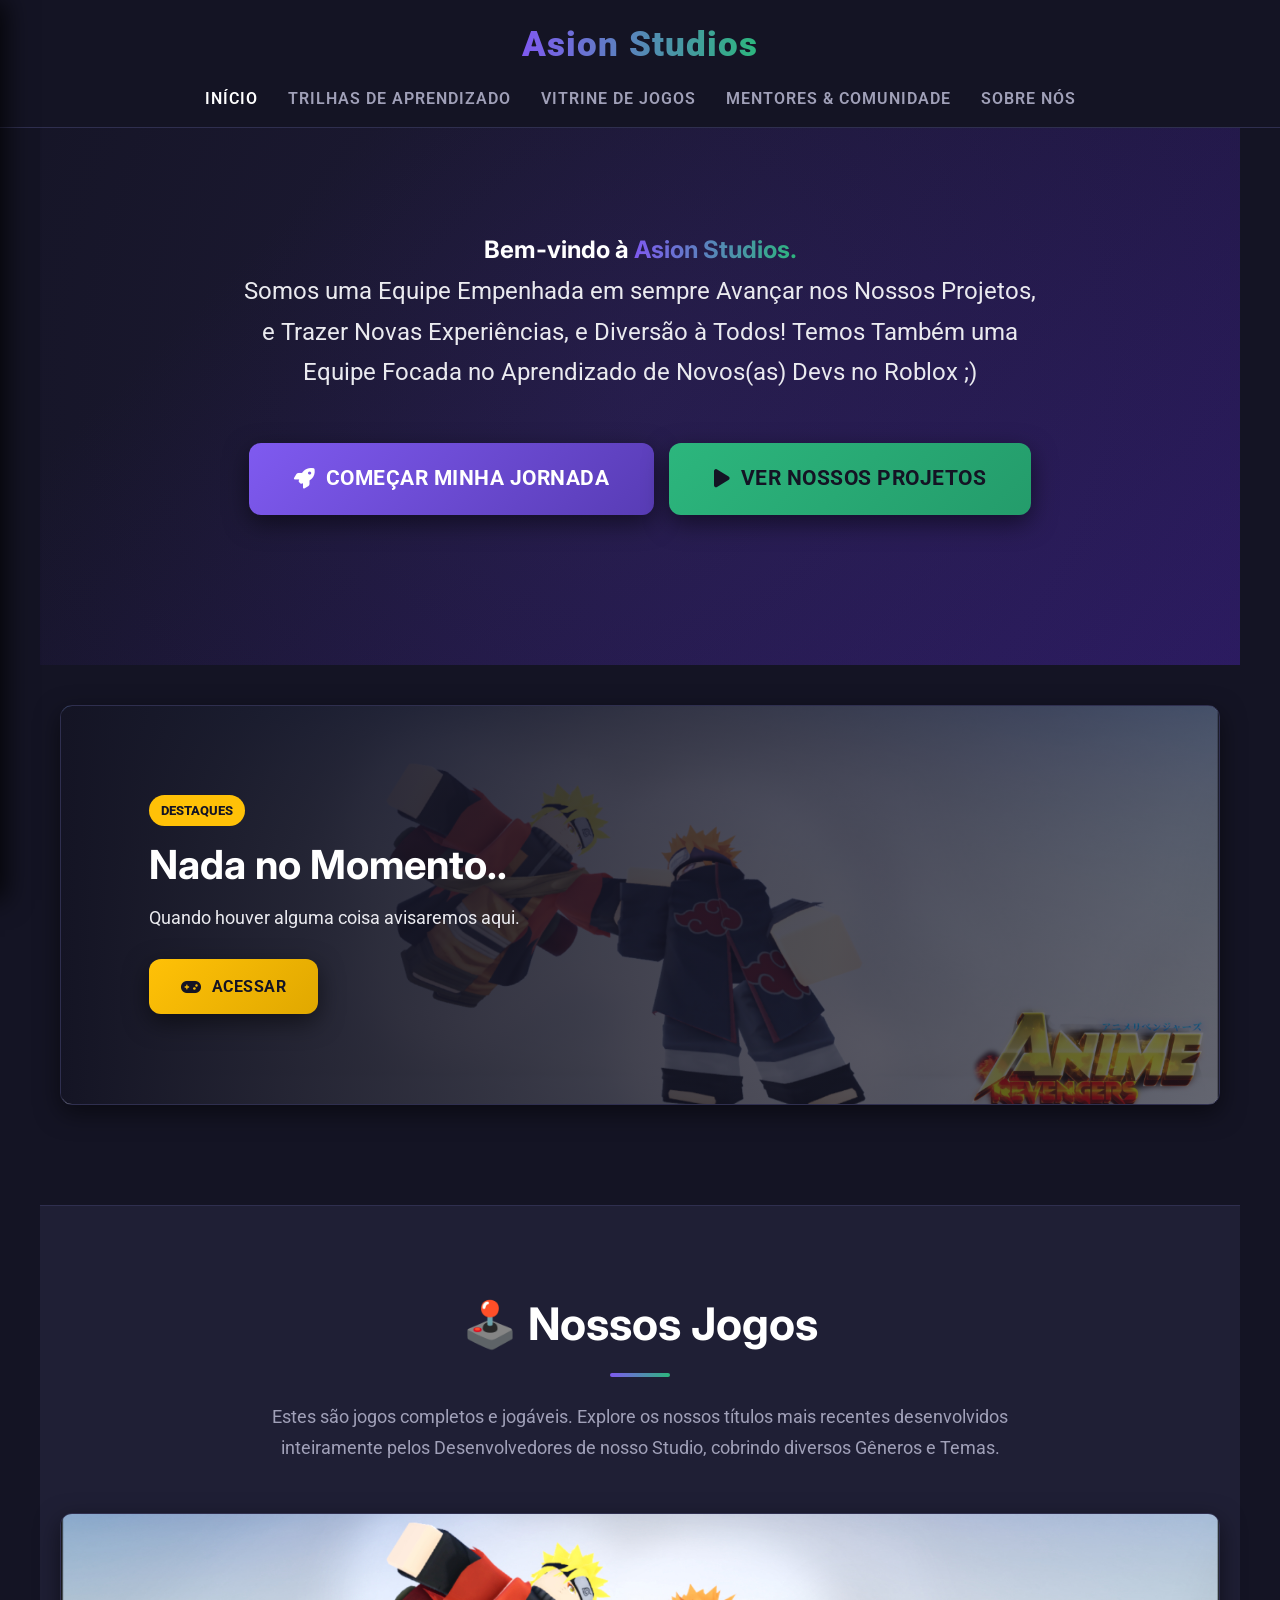
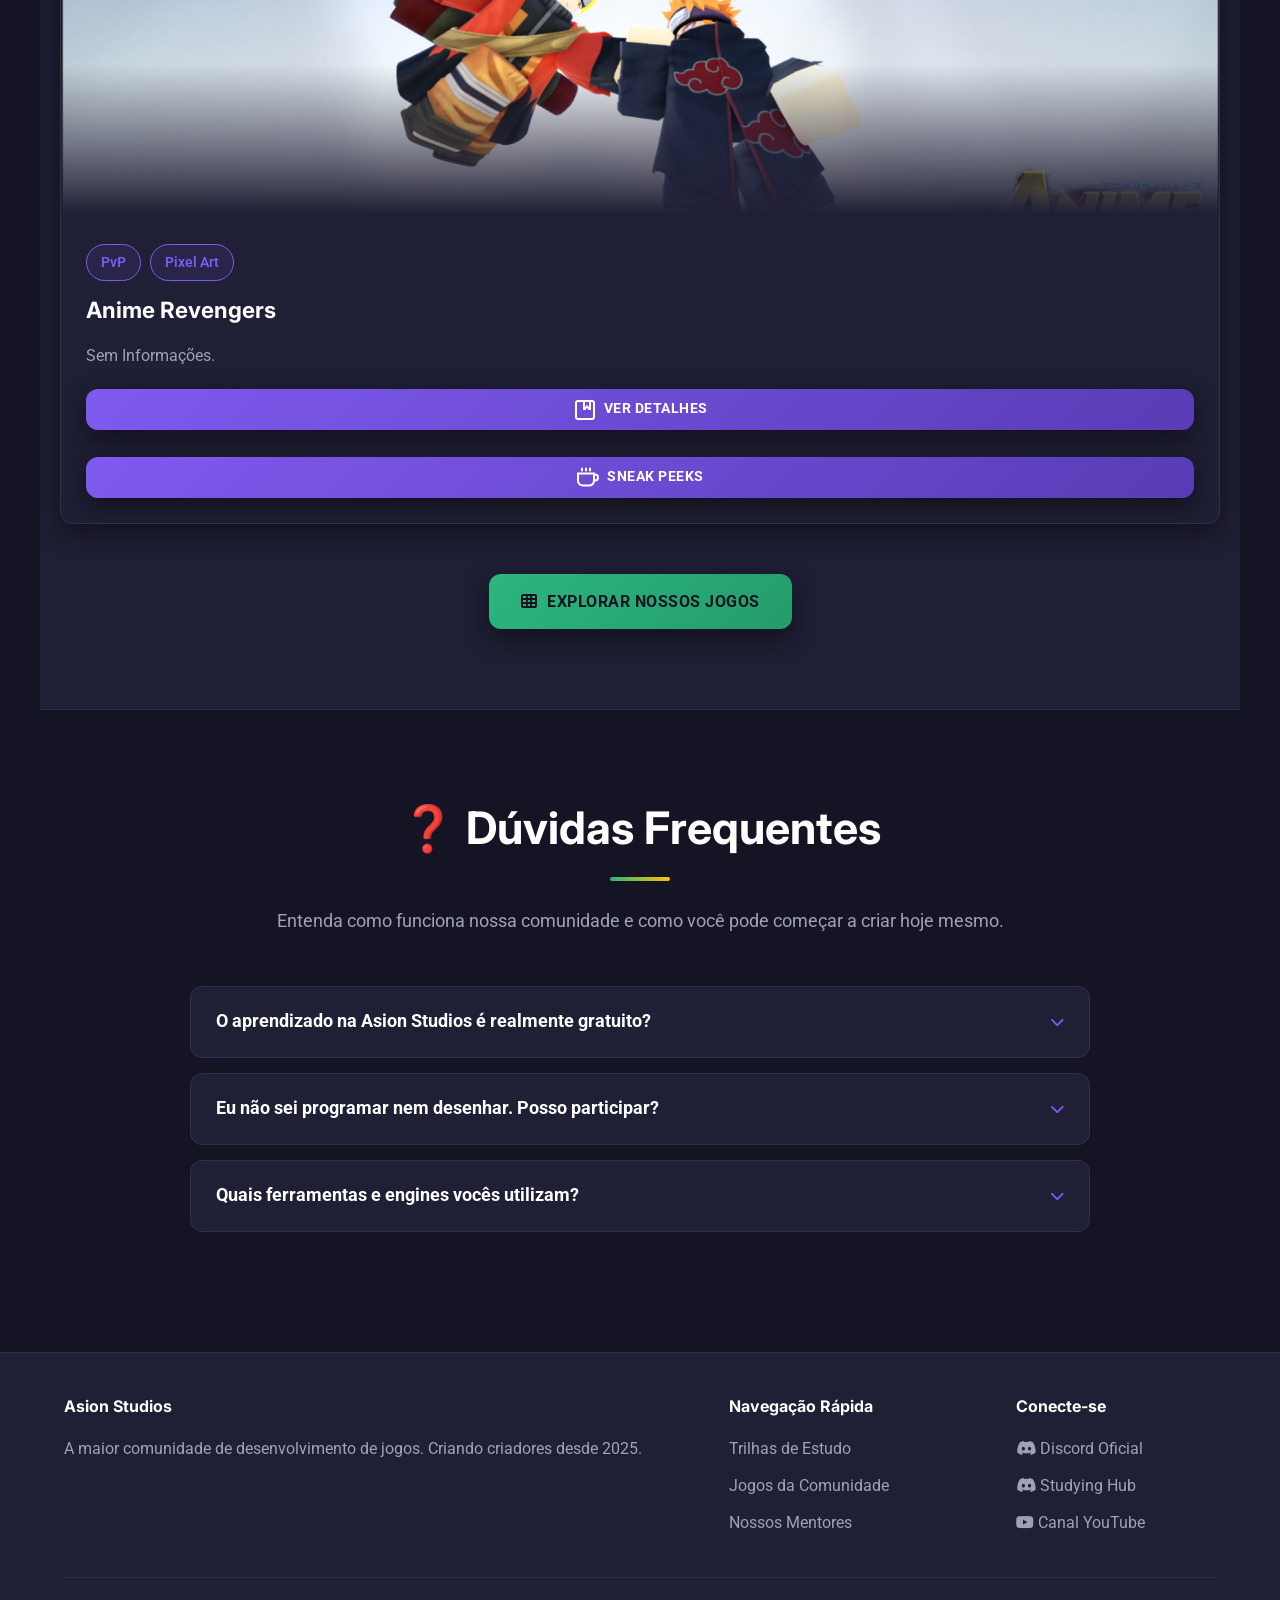
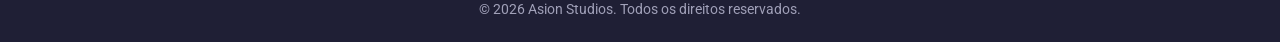
<file: index.html>
<!DOCTYPE html>
<html lang="pt-BR">
<head>
    <meta charset="UTF-8">
    <meta name="viewport" content="width=device-width, initial-scale=1.0">
    <title>Asion Studios | Início</title>
    <link rel="stylesheet" href="style.css">
    <link rel="icon" href="assets/images/icone.png" type="image/x-icon">
    <link href="https://fonts.googleapis.com/css2?family=Inter:wght@700;900&family=Roboto:wght@400;500;700&display=swap" rel="stylesheet">
    <link rel="stylesheet" href="https://cdnjs.cloudflare.com/ajax/libs/font-awesome/6.4.0/css/all.min.css">
</head>
<body>
    
    <header class="gh-header">
        <div class="gh-header-container">
            <a href="#" class="gh-logo gh-logo--mobile"><i class="fas fa-gamepad"></i> Asion Studios</a>
            <button class="gh-nav__toggle" aria-label="Abrir menu"><i class="fas fa-bars"></i></button>
            <a href="" class="gh-logo gh-logo--desktop">Asion Studios</a>
            <nav class="gh-nav gh-nav--desktop">
                <ul class="gh-nav__list">
                    <li><a href="index" class="gh-nav__active-link">Início</a></li>
                    <li><a href="aprendizado">Trilhas de Aprendizado</a></li>
                    <li><a href="jogos">Vitrine de Jogos</a></li>
                    <li><a href="equipe">Mentores & Comunidade</a></li>
                    <li><a href="sobre">Sobre Nós</a></li>
                </ul>
            </nav>
        </div>
    </header>

    <aside class="gh-sidebar" id="gh-sidebar">
        <div class="gh-sidebar__header">
            <a href="index" class="gh-logo gh-logo--mobile">
                <i class="fas fa-gamepad"></i> Asion Studios
            </a>
            <button class="gh-sidebar__close" aria-label="Fechar menu">
                <i class="fas fa-times"></i>
            </button>
        </div>
        <ul class="gh-sidebar__list">
            <li><a href="#" class="gh-sidebar__link gh-nav__active-link"><i class="fas fa-home"></i> Início</a></li>
            <li><a href="aprendizado" class="gh-sidebar__link"><i class="fas fa-graduation-cap"></i> Aprendizado</a></li>
            <li><a href="jogos" class="gh-sidebar__link"><i class="fas fa-gamepad"></i> Jogos</a></li>
            <li><a href="equipe" class="gh-sidebar__link"><i class="fas fa-users"></i> Comunidade</a></li>
            <li><a href="sobre" class="gh-sidebar__link"><i class="fas fa-info-circle"></i> Sobre</a></li>
            
            <li class="gh-sidebar__cta">
                <a href="#" target="_blank" class="gh-button gh-button--discord gh-button--full">
                    <i class="fab fa-discord"></i> Servidor Discord
                </a>
                <a href="#" target="_blank" class="gh-button gh-button--youtube gh-button--full" style="margin-top: 10px;">
                    <i class="fab fa-youtube"></i> Canal YouTube
                </a>
            </li>
        </ul>
    </aside>
    <div class="gh-overlay" id="gh-overlay"></div>

    <main class="gh-main-content">
        
        <section class="gh-hero">
            <div class="gh-hero__content">
                <h1 class="gh-hero__title">Bem-vindo à <span class="gh-text-gradient">Asion Studios.</h1>
                <p class="gh-hero__subtitle"> Somos uma Equipe Empenhada em sempre Avançar nos Nossos Projetos, e Trazer Novas Experiências, e Diversão à Todos! Temos Também uma Equipe Focada no Aprendizado de Novos(as) Devs no Roblox ;)</p>
                <div style="display: flex; gap: 15px; justify-content: center; flex-wrap: wrap;">
                    <a href="aprendizado" class="gh-button gh-button--primary gh-button--large">
                        <i class="fas fa-rocket"></i> Começar Minha Jornada
                    </a>
                    <a href="jogos" class="gh-button gh-button--secondary gh-button--large">
                        <i class="fas fa-play"></i> Ver nossos Projetos
                    </a>
                </div>
            </div>
        </section>

        <section class="gh-section" style="padding-top: 40px; padding-bottom: 40px;">
            <div class="gh-banner " style="background-image: url('assets/images/SneakNarutpVsPain.jpg');">
                <div class="gh-banner__content">
                    <span class="gh-banner__badge">Destaques</span>
                    <h2 class="gh-banner__title">Nada no Momento..</h2>
                    <p class="gh-banner__subtitle">Quando houver alguma coisa avisaremos aqui.</p>
                    <a href="jogos" class="gh-button gh-button--accent">
                        <i class="fas fa-gamepad"></i> Acessar
                    </a>
                </div>
            </div>
        </section>

        <section class="gh-section gh-section--light">
            <h2 class="gh-heading">🕹️ Nossos Jogos</h2>
            <p class="gh-section__intro">Estes são jogos completos e jogáveis. Explore os nossos títulos mais recentes desenvolvidos inteiramente pelos Desenvolvedores de nosso Studio, cobrindo diversos Gêneros e Temas.</p>
            
            <div class="gh-card-grid gh-card-grid--3-cols">
                <article class="gh-game-card">
                    <div class="gh-game-card__media" style="background-image: url('assets/images/SneakNarutpVsPain.jpg');"></div>
                    <div class="gh-game-card__body">
                        <div class="gh-tags">
                            <span class="gh-tag">PvP</span>
                            <span class="gh-tag">Pixel Art</span>
                        </div>
                        <h3 class="gh-game-card__title">Anime Revengers</h3>
                        <p class="gh-game-card__description">Sem Informações.</p>
                        <div class="gh-game-card__footer">
                            <a href="https://discord.com/channels/1443773820145238119/1445143844990488769" class="gh-button gh-button--primary gh-button--small gh-button--full"><svg xmlns="http://www.w3.org/2000/svg" width="24" height="24" viewBox="0 0 24 24"><path fill="currentColor" fill-rule="evenodd" d="M2 19a3 3 0 0 0 3 3h14a3 3 0 0 0 3-3V5a3 3 0 0 0-3-3H5a3 3 0 0 0-3 3zm18 0a1 1 0 0 1-1 1H5a1 1 0 0 1-1-1V5a1 1 0 0 1 1-1h5v8.011h2.395L14 9.864l1.605 2.147H18V4h1a1 1 0 0 1 1 1zM16 4h-4v5.336l2-2.676l2 2.676z" clip-rule="evenodd"/></svg> &nbsp; Ver Detalhes</a>
                        </div>
                        <br>
                        <div class="gh-game-card__footer">
                            <a href="https://discord.com/channels/1443773820145238119/1445144097776992326" class="gh-button gh-button--primary gh-button--small gh-button--full"><svg xmlns="http://www.w3.org/2000/svg" width="24" height="24" viewBox="0 0 24 24"><g fill="currentColor"><path d="M6 2.5a1 1 0 0 0-1 1v2a1 1 0 0 0 2 0v-2a1 1 0 0 0-1-1"/><path fill-rule="evenodd" d="M13 21.5a6 6 0 0 0 5.917-5H19a4 4 0 0 0 0-8v-1H1v8a6 6 0 0 0 6 6zM3 9.5v6a4 4 0 0 0 4 4h6a4 4 0 0 0 4-4v-6zm18 3a2 2 0 0 1-2 2v-4a2 2 0 0 1 2 2" clip-rule="evenodd"/><path d="M9 3.5a1 1 0 1 1 2 0v2a1 1 0 1 1-2 0zm5-1a1 1 0 0 0-1 1v2a1 1 0 1 0 2 0v-2a1 1 0 0 0-1-1"/></g></svg> &nbsp; Sneak Peeks</a>
                        </div>
                    </div>
                </article>
            </div>
            <div class="gh-center-content" style="margin-top: 50px;">
                <a href="jogos" class="gh-button gh-button--secondary">
                    <i class="fas fa-th"></i> Explorar nossos Jogos
                </a>
            </div>
        </section>
        
        <section class="gh-section">
            <h2 class="gh-heading gh-heading--secondary">❓ Dúvidas Frequentes</h2>
            <p class="gh-section__intro">Entenda como funciona nossa comunidade e como você pode começar a criar hoje mesmo.</p>
            
            <div class="gh-accordion">
                
                <div class="gh-accordion__item">
                    <div class="gh-accordion__header" onclick="toggleAccordion(this)">
                        O aprendizado na Asion Studios é realmente gratuito?
                        <i class="fas fa-chevron-down"></i>
                    </div>
                    <div class="gh-accordion__content">
                        <div class="gh-accordion__body">
                            <p>Sim, absolutamente! Nossa missão é democratizar o desenvolvimento de jogos no Roblox. O acesso a todas as trilhas de aprendizado, materiais didáticos básicos, participação na comunidade do Discord e a maioria das mentorias em grupo são 100% gratuitos. Nós nos sustentamos através de doações opcionais e parcerias com estúdios, não cobrando dos alunos.</p>
                        </div>
                    </div>
                </div>

                <div class="gh-accordion__item">
                    <div class="gh-accordion__header" onclick="toggleAccordion(this)">
                        Eu não sei programar nem desenhar. Posso participar?
                        <i class="fas fa-chevron-down"></i>
                    </div>
                    <div class="gh-accordion__content">
                        <div class="gh-accordion__body">
                            <p>Com certeza! A Equipe de Mentores da Asion Studios foi desenhada para iniciantes absolutos. Nossas trilhas "Fundamentos" começam do zero: ensinamos lógica de programação antes de entrar em engines, e princípios básicos de design antes de abrir softwares 3D. Temos muitos membros que começaram sem conhecimento algum e hoje estão lançando seus próprios jogos. Sua vontade de aprender é o único pré-requisito. E Você ainda tem a Oportunidade de Entrar no Nosso Studio e Participar Diretamente do Desenvolvimeto dos Nossos Projetos!</p>
                        </div>
                    </div>
                </div>

                <div class="gh-accordion__item">
                    <div class="gh-accordion__header" onclick="toggleAccordion(this)">
                        Quais ferramentas e engines vocês utilizam?
                        <i class="fas fa-chevron-down"></i>
                    </div>
                    <div class="gh-accordion__content">
                        <div class="gh-accordion__body">
                            <p>Focamos nas ferramentas padrão da indústria para garantir sua empregabilidade. Nossas principais trilhas cobrem <strong>Roblox Studio</strong> (Para desenvolvimento 2D/3D Robusto); <strong>Blender</strong> (Para Modelagens em 3D); <strong>Aseprite</strong> (Para Pixel Arts) e <strong>Figma/Photoshop</strong> (Para UI e UX).</p>
                        </div>
                    </div>
                </div>
            </div>
        </section>

    </main>

    <footer class="gh-footer">
        <div class="gh-footer__content">
            <div class="gh-footer__col">
                <h4>Asion Studios</h4>
                <p>A maior comunidade de desenvolvimento de jogos. Criando criadores desde 2025.</p>
            </div>
            <div class="gh-footer__col">
                <h4>Navegação Rápida</h4>
                <ul>
                    <li><a href="aprendizado">Trilhas de Estudo</a></li>
                    <li><a href="jogos">Jogos da Comunidade</a></li>
                    <li><a href="equipe">Nossos Mentores</a></li>
                </ul>
            </div>
            <div class="gh-footer__col">
                <h4>Conecte-se</h4>
                <ul>
                    <li><a href="https://discord.gg/ygGvbeaqAS" target="_blank"><i class="fab fa-discord"></i> Discord Oficial</a></li>
                    <li><a href="https://discord.gg/vEhfcvPvU2" target="_blank"><i class="fab fa-discord"></i> Studying Hub</a></li>
                    <li><a href="#" target="_blank"><i class="fab fa-youtube"></i> Canal YouTube</a></li>
                </ul>
            </div>
        </div>
        <div class="gh-footer__bottom">
            <p>&copy; <span id="year"></span> Asion Studios. Todos os direitos reservados.
        </div>
    </footer>

    <script src="script.js"></script>
</body>
</html>
</file>
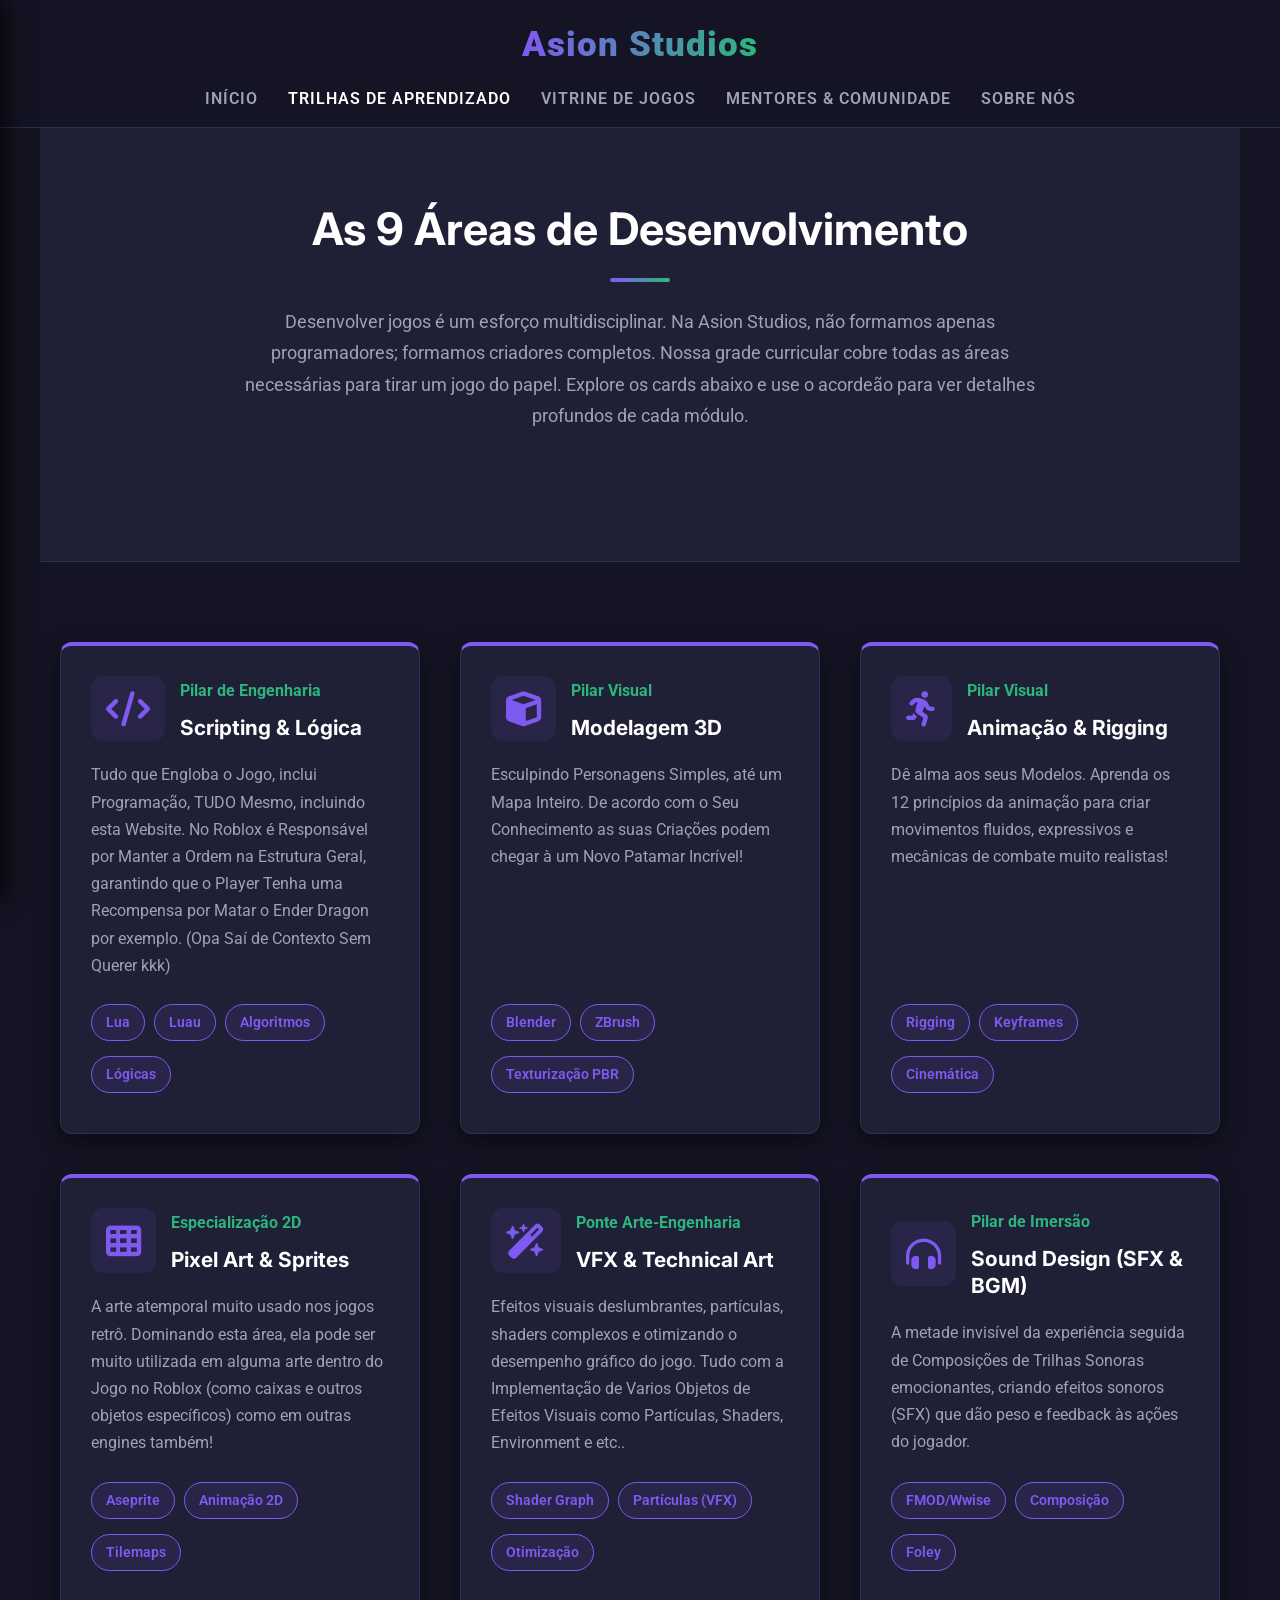
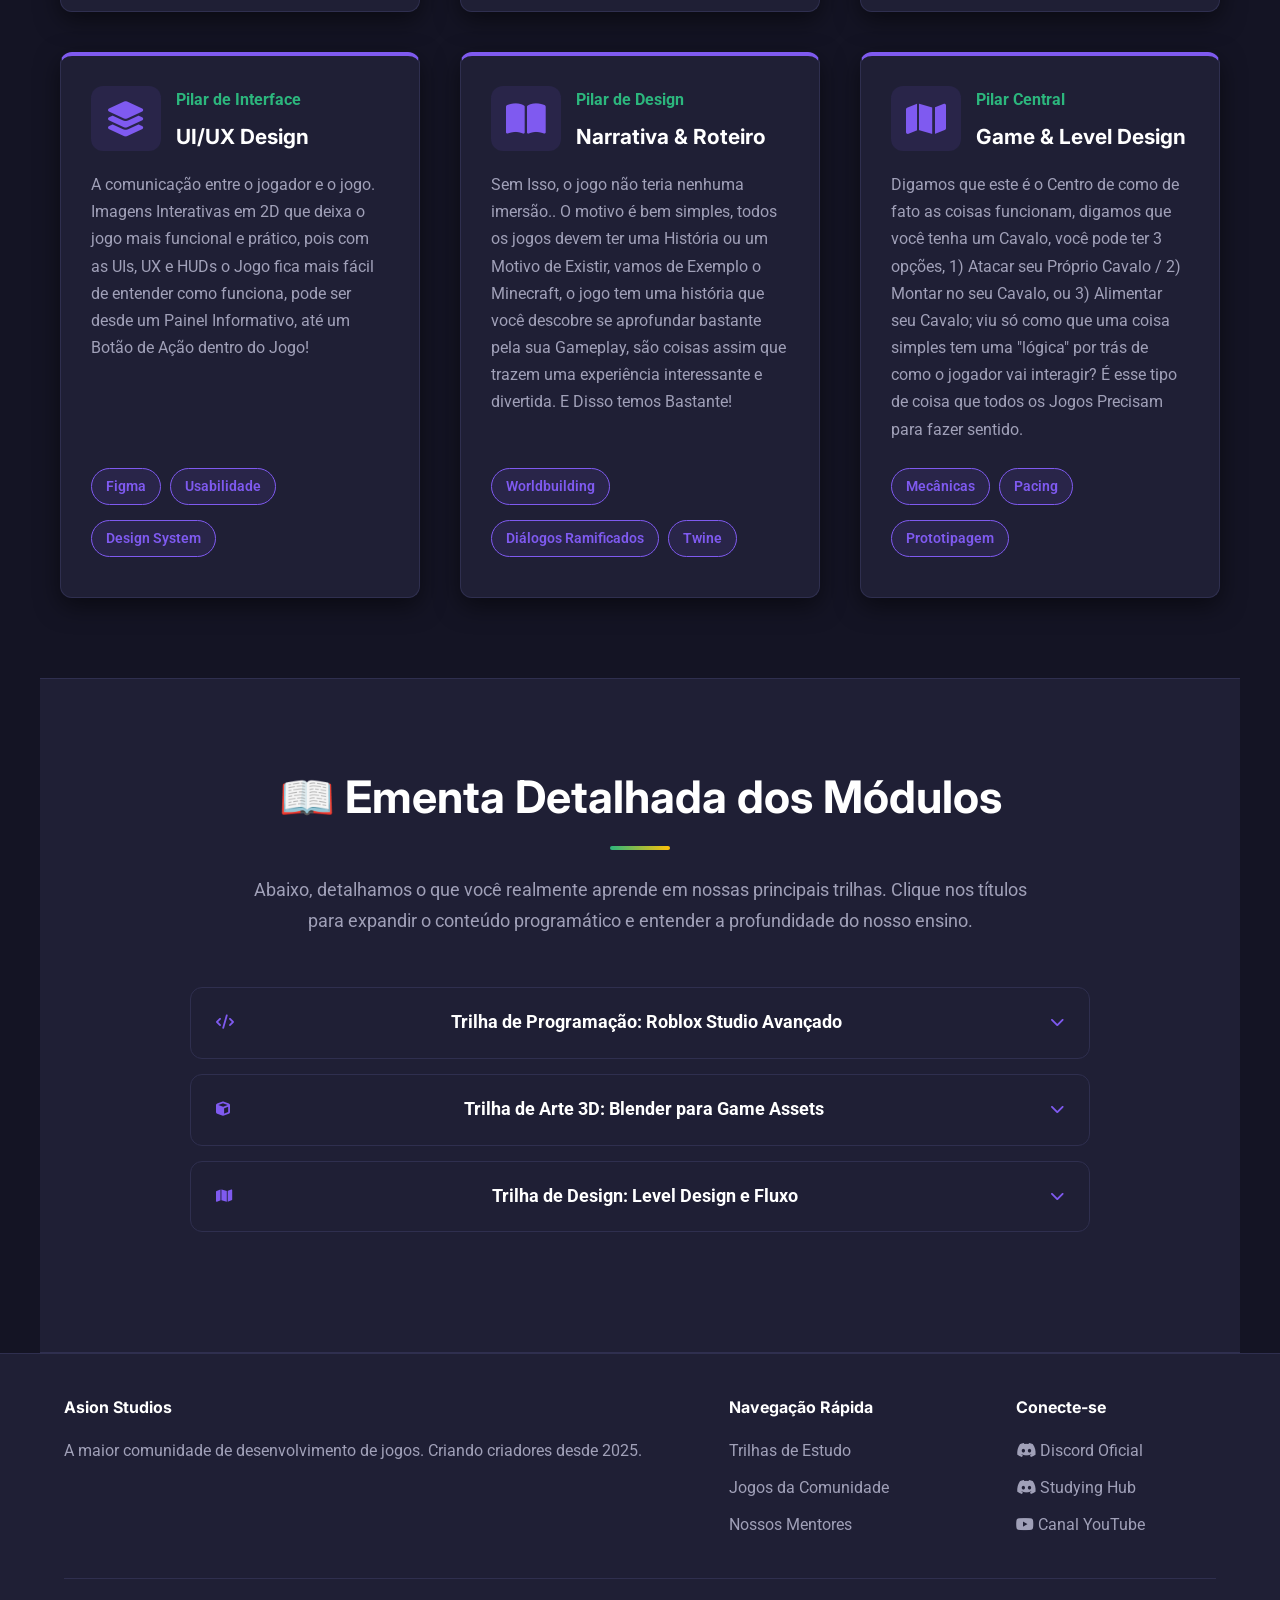
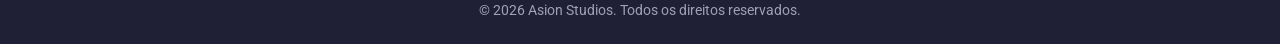
<file: aprendizado..html>
<!DOCTYPE html>
<html lang="pt-BR">
<head>
    <meta charset="UTF-8">
    <meta name="viewport" content="width=device-width, initial-scale=1.0">
    <title>Ascencion Studios | Aprendizado</title>
    <link rel="stylesheet" href="style.css">
    <link rel="icon" href="assets/images/icone.png" type="image/x-icon">
    <link href="https://fonts.googleapis.com/css2?family=Inter:wght@700;900&family=Roboto:wght@400;500;700&display=swap" rel="stylesheet">
    <link rel="stylesheet" href="https://cdnjs.cloudflare.com/ajax/libs/font-awesome/6.4.0/css/all.min.css">
</head>
<body>
    
    <header class="gh-header">
        <div class="gh-header-container">
            <a href="#" class="gh-logo gh-logo--mobile"><i class="fas fa-gamepad"></i> Asion Studios</a>
            <button class="gh-nav__toggle" aria-label="Abrir menu"><i class="fas fa-bars"></i></button>
            <a href="index.html" class="gh-logo gh-logo--desktop">Asion Studios</a>
            <nav class="gh-nav gh-nav--desktop">
                <ul class="gh-nav__list">
                    <li><a href="index">Início</a></li>
                    <li><a href="aprendizado" class="gh-nav__active-link">Trilhas de Aprendizado</a></li>
                    <li><a href="jogos">Vitrine de Jogos</a></li>
                    <li><a href="equipe">Mentores & Comunidade</a></li>
                    <li><a href="sobre">Sobre Nós</a></li>
                </ul>
            </nav>
        </div>
    </header>

    <aside class="gh-sidebar" id="gh-sidebar">
        <div class="gh-sidebar__header">
            <a href="#" class="gh-logo gh-logo--mobile"><i class="fas fa-gamepad"></i> Asion Studios</a>
            <button class="gh-sidebar__close" aria-label="Fechar menu"><i class="fas fa-times"></i></button>
        </div>
        <ul class="gh-sidebar__list">
            <li><a href="/Ascencion-Studios" class="gh-sidebar__link"><i class="fas fa-home"></i> Início</a></li>
            <li><a href="aprendizado" class="gh-sidebar__link gh-nav__active-link"><i class="fas fa-graduation-cap"></i> Aprendizado</a></li>
            <li><a href="jogos" class="gh-sidebar__link"><i class="fas fa-gamepad"></i> Jogos</a></li>
            <li><a href="equipe" class="gh-sidebar__link"><i class="fas fa-users"></i> Comunidade</a></li>
            <li><a href="sobre" class="gh-sidebar__link"><i class="fas fa-info-circle"></i> Sobre</a></li>
            <li class="gh-sidebar__cta">
                <a href="#" target="_blank" class="gh-button gh-button--discord gh-button--full"><i class="fab fa-discord"></i> Servidor Discord</a>
                <a href="#" target="_blank" class="gh-button gh-button--youtube gh-button--full" style="margin-top: 10px;"><i class="fab fa-youtube"></i> Canal YouTube</a>
            </li>
        </ul>
    </aside>
    <div class="gh-overlay" id="gh-overlay"></div>

    <main class="gh-main-content">
        
        <section class="gh-section gh-section--light">
            <h1 class="gh-heading">As 9 Áreas de Desenvolvimento</h1>
            <p class="gh-section__intro">Desenvolver jogos é um esforço multidisciplinar. Na Asion Studios, não formamos apenas programadores; formamos criadores completos. Nossa grade curricular cobre todas as áreas necessárias para tirar um jogo do papel. Explore os cards abaixo e use o acordeão para ver detalhes profundos de cada módulo.</p>
        </section>

        <section class="gh-section" style="padding-top: 40px;">
            <div class="gh-card-grid gh-card-grid--3-cols">
                
                <div class="gh-topic-card">
                    <div class="gh-topic-card__header">
                        <i class="fas fa-code gh-topic-card__icon"></i>
                        <div>
                            <span class="gh-topic-card__role">Pilar de Engenharia</span>
                            <h3 class="gh-topic-card__title">Scripting & Lógica</h3>
                        </div>
                    </div>
                    <p>Tudo que Engloba o Jogo, inclui Programação, TUDO Mesmo, incluindo esta Website. No Roblox é Responsável por Manter a Ordem na Estrutura Geral, garantindo que o Player Tenha uma Recompensa por Matar o Ender Dragon por exemplo. (Opa Saí de Contexto Sem Querer kkk)</p>
                    <div><span class="gh-tag">Lua</span> <span class="gh-tag">Luau</span> <span class="gh-tag">Algoritmos</span> <span class="gh-tag">Lógicas</span></div>
                </div>

                <div class="gh-topic-card">
                    <div class="gh-topic-card__header">
                        <i class="fas fa-cube gh-topic-card__icon"></i>
                        <div>
                            <span class="gh-topic-card__role">Pilar Visual</span>
                            <h3 class="gh-topic-card__title">Modelagem 3D</h3>
                        </div>
                    </div>
                    <p>Esculpindo Personagens Simples, até um Mapa Inteiro. De acordo com o Seu Conhecimento as suas Criações podem chegar à um Novo Patamar Incrível!</p>
                    <div><span class="gh-tag">Blender</span> <span class="gh-tag">ZBrush</span> <span class="gh-tag">Texturização PBR</span></div>
                </div>

                <div class="gh-topic-card">
                    <div class="gh-topic-card__header">
                        <i class="fas fa-running gh-topic-card__icon"></i>
                        <div>
                            <span class="gh-topic-card__role">Pilar Visual</span>
                            <h3 class="gh-topic-card__title">Animação & Rigging</h3>
                        </div>
                    </div>
                    <p>Dê alma aos seus Modelos. Aprenda os 12 princípios da animação para criar movimentos fluidos, expressivos e mecânicas de combate muito realistas!</p>
                    <div><span class="gh-tag">Rigging</span> <span class="gh-tag">Keyframes</span> <span class="gh-tag">Cinemática</span></div>
                </div>
                
                <div class="gh-topic-card">
                    <div class="gh-topic-card__header">
                        <i class="fas fa-th gh-topic-card__icon"></i>
                        <div>
                            <span class="gh-topic-card__role">Especialização 2D</span>
                            <h3 class="gh-topic-card__title">Pixel Art & Sprites</h3>
                        </div>
                    </div>
                    <p>A arte atemporal muito usado nos jogos retrô. Dominando esta área, ela pode ser muito utilizada em alguma arte dentro do Jogo no Roblox (como caixas e outros objetos específicos) como em outras engines também!</p>
                    <div><span class="gh-tag">Aseprite</span> <span class="gh-tag">Animação 2D</span> <span class="gh-tag">Tilemaps</span></div>
                </div>
                
                <div class="gh-topic-card">
                    <div class="gh-topic-card__header">
                        <i class="fas fa-wand-magic-sparkles gh-topic-card__icon"></i>
                        <div>
                            <span class="gh-topic-card__role">Ponte Arte-Engenharia</span>
                            <h3 class="gh-topic-card__title">VFX & Technical Art</h3>
                        </div>
                    </div>
                    <p>Efeitos visuais deslumbrantes, partículas, shaders complexos e otimizando o desempenho gráfico do jogo. Tudo com a Implementação de Varios Objetos de Efeitos Visuais como Partículas, Shaders, Environment e etc..</p>
                    <div><span class="gh-tag">Shader Graph</span> <span class="gh-tag">Partículas (VFX)</span> <span class="gh-tag">Otimização</span></div>
                </div>
                
                <div class="gh-topic-card">
                    <div class="gh-topic-card__header">
                        <i class="fas fa-headphones-simple gh-topic-card__icon"></i>
                        <div>
                            <span class="gh-topic-card__role">Pilar de Imersão</span>
                            <h3 class="gh-topic-card__title">Sound Design (SFX & BGM)</h3>
                        </div>
                    </div>
                    <p>A metade invisível da experiência seguida de Composições de Trilhas Sonoras emocionantes, criando efeitos sonoros (SFX) que dão peso e feedback às ações do jogador.</p>
                    <div><span class="gh-tag">FMOD/Wwise</span> <span class="gh-tag">Composição</span> <span class="gh-tag">Foley</span></div>
                </div>
                
                <div class="gh-topic-card">
                    <div class="gh-topic-card__header">
                        <i class="fas fa-layer-group gh-topic-card__icon"></i>
                        <div>
                            <span class="gh-topic-card__role">Pilar de Interface</span>
                            <h3 class="gh-topic-card__title">UI/UX Design</h3>
                        </div>
                    </div>
                    <p>A comunicação entre o jogador e o jogo. Imagens Interativas em 2D que deixa o jogo mais funcional e prático, pois com as UIs, UX e HUDs o Jogo fica mais fácil de entender como funciona, pode ser desde um Painel Informativo, até um Botão de Ação dentro do Jogo!</p>
                    <div><span class="gh-tag">Figma</span> <span class="gh-tag">Usabilidade</span> <span class="gh-tag">Design System</span></div>
                </div>

                <div class="gh-topic-card">
                    <div class="gh-topic-card__header">
                        <i class="fas fa-book-open gh-topic-card__icon"></i>
                        <div>
                            <span class="gh-topic-card__role">Pilar de Design</span>
                            <h3 class="gh-topic-card__title">Narrativa & Roteiro</h3>
                        </div>
                    </div>
                    <p>Sem Isso, o jogo não teria nenhuma imersão.. O motivo é bem simples, todos os jogos devem ter uma História ou um Motivo de Existir, vamos de Exemplo o Minecraft, o jogo tem uma história que você descobre se aprofundar bastante pela sua Gameplay, são coisas assim que trazem uma experiência interessante e divertida. E Disso temos Bastante!</p>
                    <div><span class="gh-tag">Worldbuilding</span> <span class="gh-tag">Diálogos Ramificados</span> <span class="gh-tag">Twine</span></div>
                </div>
                
                <div class="gh-topic-card">
                    <div class="gh-topic-card__header">
                        <i class="fas fa-map gh-topic-card__icon"></i>
                        <div>
                            <span class="gh-topic-card__role">Pilar Central</span>
                            <h3 class="gh-topic-card__title">Game & Level Design</h3>
                        </div>
                    </div>
                    <p>Digamos que este é o Centro de como de fato as coisas funcionam, digamos que você tenha um Cavalo, você pode ter 3 opções, 1) Atacar seu Próprio Cavalo / 2) Montar no seu Cavalo, ou 3) Alimentar seu Cavalo; viu só como que uma coisa simples tem uma "lógica" por trás de como o jogador vai interagir? É esse tipo de coisa que todos os Jogos Precisam para fazer sentido.</p>
                    <div><span class="gh-tag">Mecânicas</span> <span class="gh-tag">Pacing</span> <span class="gh-tag">Prototipagem</span></div>
                </div>

            </div>
            
        </section>

        <section class="gh-section gh-section--light">
            <h2 class="gh-heading gh-heading--secondary">📖 Ementa Detalhada dos Módulos</h2>
            <p class="gh-section__intro">Abaixo, detalhamos o que você realmente aprende em nossas principais trilhas. Clique nos títulos para expandir o conteúdo programático e entender a profundidade do nosso ensino.</p>
            
            <div class="gh-accordion">
                
                <div class="gh-accordion__item">
                    <div class="gh-accordion__header" onclick="toggleAccordion(this)">
                        <i class="fas fa-code"></i> &nbsp; Trilha de Programação: Roblox Studio Avançado
                        <i class="fas fa-chevron-down ms-auto"></i>
                    </div>
                    <div class="gh-accordion__content">
                        <div class="gh-accordion__body">
                            <p>Esta trilha leva você da lógica básica à arquitetura de sistemas complexos. Não ensinamos apenas a "copiar código", mas a pensar como um engenheiro de software focado em jogos.</p>
                            <h4>Fase 1: Fundamentos da Lógica (Sem Engine)</h4>
                            <ul>
                                <li>Variáveis, Tipos de Dados e Operadores.</li>
                                <li>Estruturas de Controle (if, switch, loops for/while).</li>
                                <li>Funções, Métodos e Escopo.</li>
                                <li>Introdução à Programação Orientada a Objetos (Classes, Herança, Polimorfismo).</li>
                            </ul>
                            <h4>Fase 2: Roblox Studio Essentials</h4>
                            <ul>
                                <li>Entendendo a arquitetura Component-Based (MonoBehaviour).</li>
                                <li>Manipulação de Transform, Input System (antigo e novo).</li>
                                <li>Física Básica: Rigidbody, Colliders, Triggers e Raycasting.</li>
                                <li>Prefabs e Instanciação dinâmica de objetos.</li>
                            </ul>
                            <h4>Fase 3: Sistemas Intermediários</h4>
                            <ul>
                                <li>Criação de UI interativa com Canvas e TextMeshPro.</li>
                                <li>Gerenciamento de Cenas e Persistência de Dados (PlayerPrefs, JSON).</li>
                                <li>Animação via código (Tweens) e Animator Controller.</li>
                                <li>Sistemas de Áudio Dinâmico.</li>
                            </ul>
                            <h4>Fase 4: Arquitetura e Padrões (Avançado)</h4>
                            <ul>
                                <li>Design Patterns comuns em jogos (Singleton, Observer, State Machine, Object Pool).</li>
                                <li>ScriptableObjects para arquitetura baseada em dados.</li>
                                <li>Introdução à IA: Máquinas de Estado Finito (FSM) e Pathfinding (NavMesh).</li>
                                <li>Otimização de código e Profiling básico.</li>
                            </ul>
                        </div>
                    </div>
                </div>

                <div class="gh-accordion__item">
                    <div class="gh-accordion__header" onclick="toggleAccordion(this)">
                        <i class="fas fa-cube"></i> &nbsp; Trilha de Arte 3D: Blender para Game Assets
                        <i class="fas fa-chevron-down ms-auto"></i>
                    </div>
                    <div class="gh-accordion__content">
                        <div class="gh-accordion__body">
                            <p>Focada na criação de assets otimizados para rodar em tempo real dentro de engines como Unity e Unreal. Aprenda o pipeline completo da indústria.</p>
                            <h4>Módulo 1: Modelagem Hard Surface (Objetos/Cenários)</h4>
                            <ul>
                                <li>Navegação e interface do Blender.</li>
                                <li>Técnicas de modelagem poligonal (Extrude, Bevel, Loop Cuts).</li>
                                <li>Modificadores essenciais (Mirror, Subdivision, Boolean).</li>
                                <li>Criação de props (caixas, barris, armas simples) focando em boa topologia.</li>
                            </ul>
                            <h4>Módulo 2: Mapeamento UV e Texturização</h4>
                            <ul>
                                <li>Abertura de malha (UV Unwrapping) eficiente para jogos.</li>
                                <li>Conceito de Texel Density.</li>
                                <li>Introdução ao Texture Painting no Blender.</li>
                                <li>Workflow PBR (Physically Based Rendering): entendendo mapas de Albedo, Metallic, Roughness e Normal.</li>
                            </ul>
                            <h4>Módulo 3: Introdução a Personagens e Escultura</h4>
                            <ul>
                                <li>Blocking e proporções humanas.</li>
                                <li>Ferramentas de escultura digital (Sculpt Mode).</li>
                                <li>Conceito de High-Poly vs Low-Poly.</li>
                                <li>Baking de Normal Maps (transferindo detalhes do high para o low poly).</li>
                            </ul>
                            <h4>Módulo 4: Pipeline de Exportação para Engine</h4>
                            <ul>
                                <li>Pivots, escalas e unidades corretas (Metros).</li>
                                <li>Formatos de arquivo (FBX, OBJ, GLTF).</li>
                                <li>Configuração de materiais na Unity/Unreal.</li>
                                <li>LODs (Level of Detail) básicos.</li>
                            </ul>
                        </div>
                    </div>
                </div>
                
                 <div class="gh-accordion__item">
                    <div class="gh-accordion__header" onclick="toggleAccordion(this)">
                        <i class="fas fa-map"></i> &nbsp; Trilha de Design: Level Design e Fluxo
                        <i class="fas fa-chevron-down ms-auto"></i>
                    </div>
                    <div class="gh-accordion__content">
                        <div class="gh-accordion__body">
                            <p>Mais do que decorar cenários, o Level Design é sobre guiar a experiência do jogador. Aprenda a criar fases que ensinam mecânicas e desafiam na medida certa.</p>
                            <h4>Conceitos Fundamentais</h4>
                            <ul>
                                <li>O papel do Level Designer vs. Environment Artist.</li>
                                <li>Teoria do Fluxo (Flow Channel) de Csikszentmihalyi aplicada a jogos.</li>
                                <li>Pacing: controlando o ritmo de tensão e relaxamento.</li>
                                <li>Guia visual e affordances: como o cenário "fala" com o jogador.</li>
                            </ul>
                            <h4>Processo de Criação</h4>
                            <ul>
                                <li>Conceituação e referências.</li>
                                <li>Layout 2D (Top-down maps) e diagramas de fluxo.</li>
                                <li>Blockout/Whiteboxing na engine (testando escala e métricas de gameplay).</li>
                                <li>Iteração baseada em playtests.</li>
                            </ul>
                            <h4>Técnicas Específicas</h4>
                            <ul>
                                <li>Design de encontros de combate.</li>
                                <li>Puzzle design e gating (bloqueios e chaves).</li>
                                <li>Narrativa ambiental: contando histórias através do cenário.</li>
                                <li>Iluminação como ferramenta de gameplay e guia.</li>
                            </ul>
                        </div>
                    </div>
                </div>

            </div>
            
        </section>

    </main>

    <footer class="gh-footer">
        <div class="gh-footer__content">
            <div class="gh-footer__col">
                <h4>Asion Studios</h4>
                <p>A maior comunidade de desenvolvimento de jogos. Criando criadores desde 2025.</p>
            </div>
            <div class="gh-footer__col">
                <h4>Navegação Rápida</h4>
                <ul>
                    <li><a href="aprendizado">Trilhas de Estudo</a></li>
                    <li><a href="jogos">Jogos da Comunidade</a></li>
                    <li><a href="equipe">Nossos Mentores</a></li>
                </ul>
            </div>
            <div class="gh-footer__col">
                <h4>Conecte-se</h4>
                <ul>
                    <li><a href="https://discord.gg/ygGvbeaqAS" target="_blank"><i class="fab fa-discord"></i> Discord Oficial</a></li>
                    <li><a href="https://discord.gg/vEhfcvPvU2" target="_blank"><i class="fab fa-discord"></i> Studying Hub</a></li>
                    <li><a href="#" target="_blank"><i class="fab fa-youtube"></i> Canal YouTube</a></li>
                </ul>
            </div>
        </div>
        <div class="gh-footer__bottom">
            <p>&copy; <span id="year"></span> Asion Studios. Todos os direitos reservados.
        </div>
    </footer>

    <script src="script.js"></script>
</body>
</html>
</file>
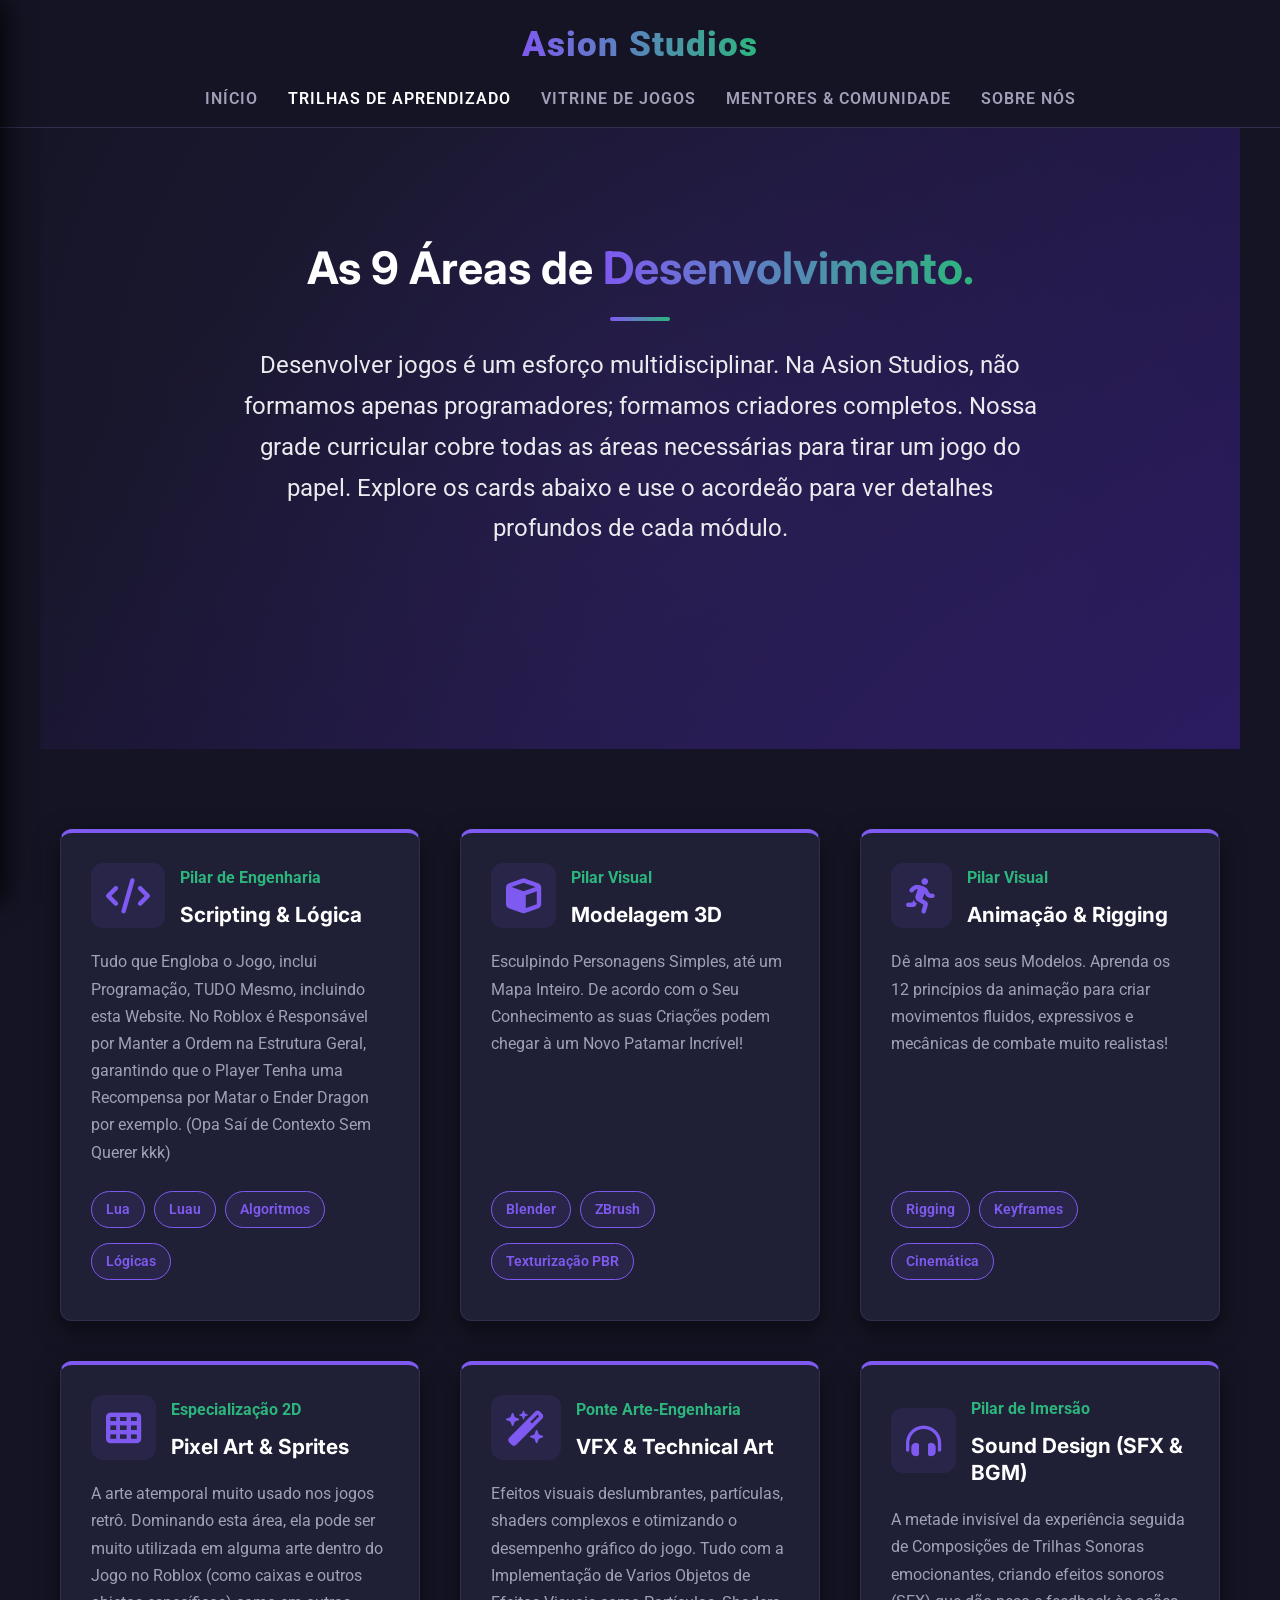
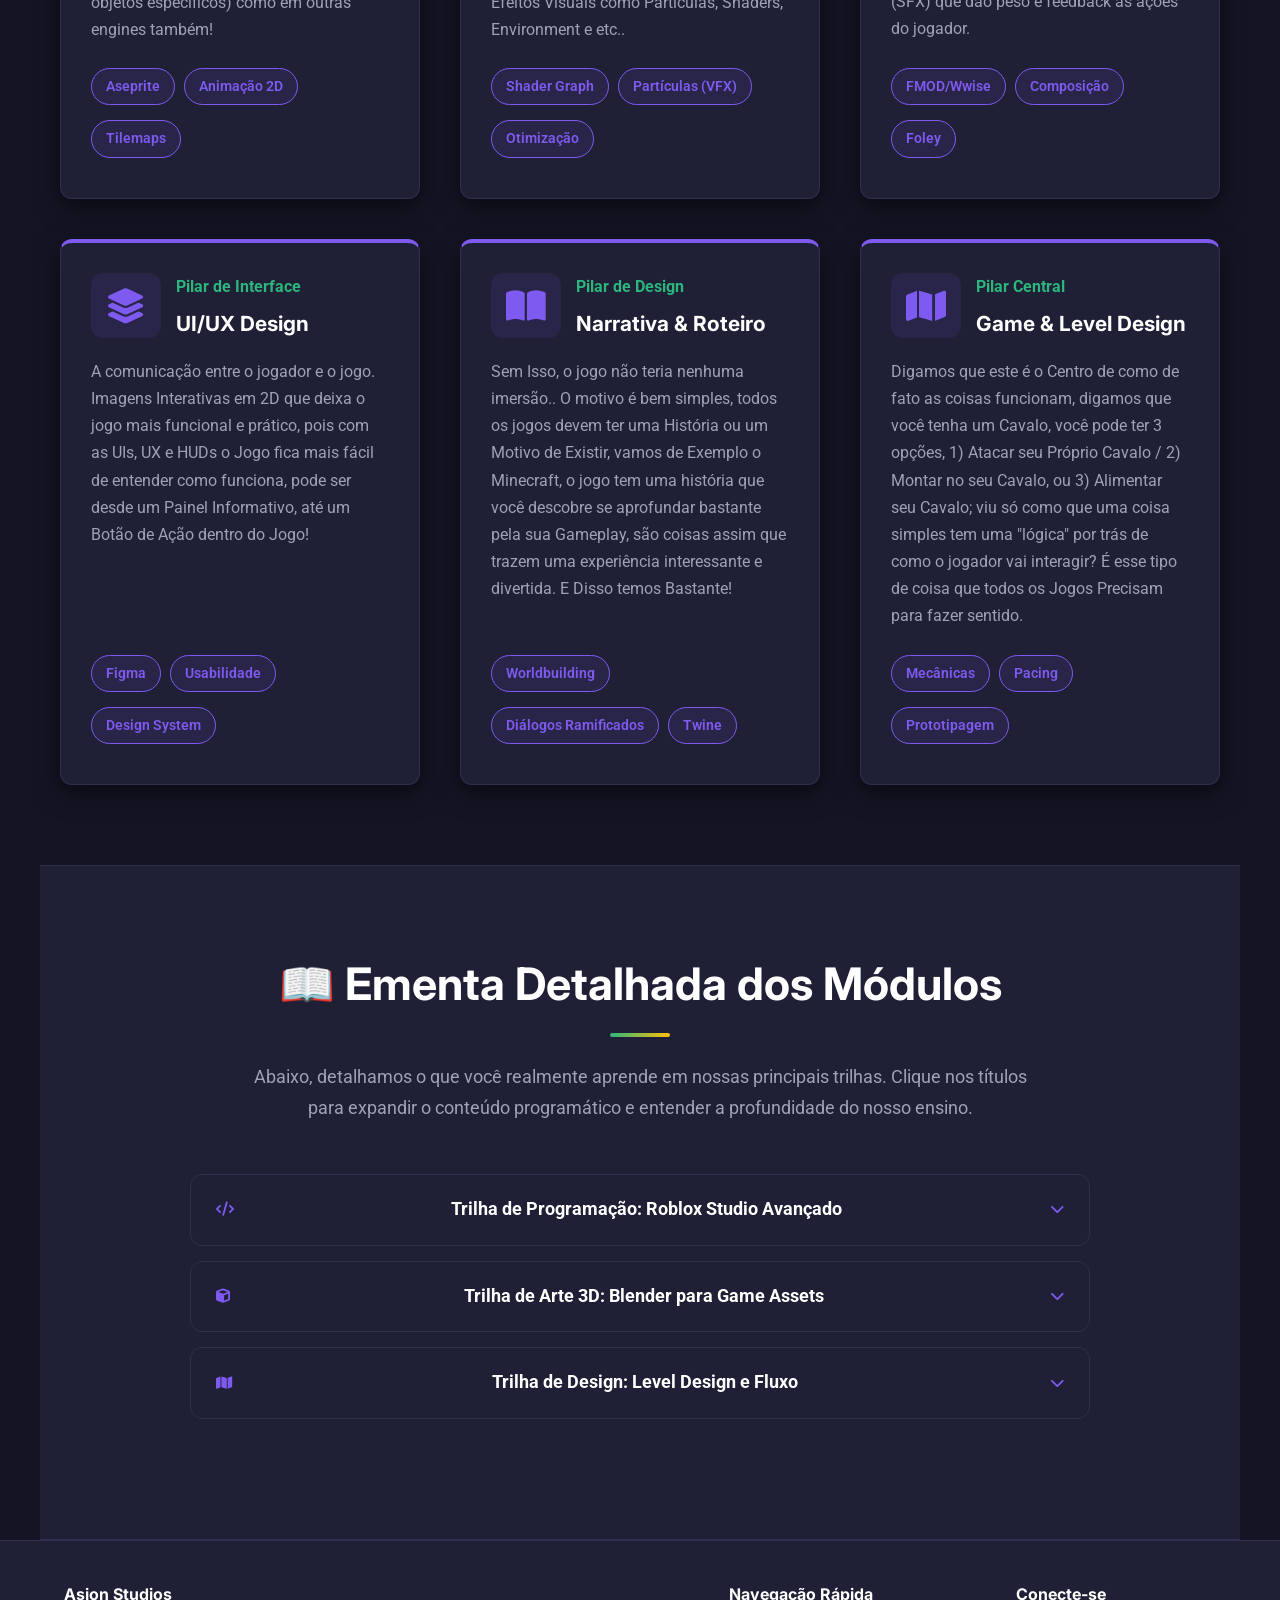
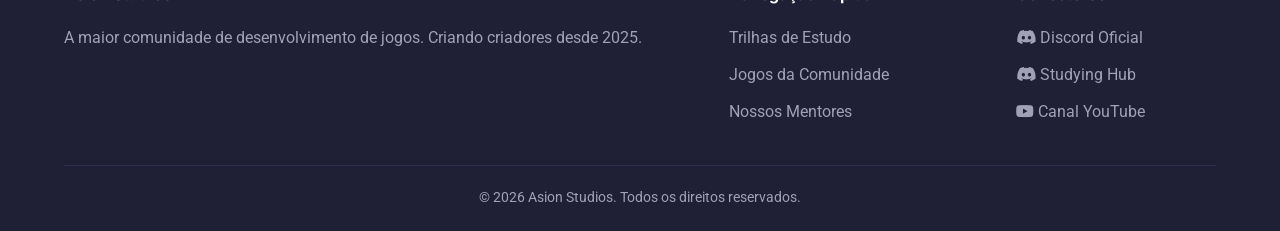
<file: aprendizado.html>
<!DOCTYPE html>
<html lang="pt-BR">

<head>
    <meta charset="UTF-8">
    <meta name="viewport" content="width=device-width, initial-scale=1.0">
    <title>Ascencion Studios | Aprendizado</title>
    <link rel="stylesheet" href="style.css">
    <link rel="icon" href="assets/images/icone.png" type="image/x-icon">
    <link href="https://fonts.googleapis.com/css2?family=Inter:wght@700;900&family=Roboto:wght@400;500;700&display=swap"
        rel="stylesheet">
    <link rel="stylesheet" href="https://cdnjs.cloudflare.com/ajax/libs/font-awesome/6.4.0/css/all.min.css">
</head>

<body>

    <header class="gh-header">
        <div class="gh-header-container">
            <a href="#" class="gh-logo gh-logo--mobile"><i class="fas fa-gamepad"></i> Asion Studios</a>
            <button class="gh-nav__toggle" aria-label="Abrir menu"><i class="fas fa-bars"></i></button>
            <a href="index" class="gh-logo gh-logo--desktop">Asion Studios</a>
            <nav class="gh-nav gh-nav--desktop">
                <ul class="gh-nav__list">
                    <li><a href="index">Início</a></li>
                    <li><a href="aprendizado" class="gh-nav__active-link">Trilhas de Aprendizado</a></li>
                    <li><a href="jogos">Vitrine de Jogos</a></li>
                    <li><a href="equipe">Mentores & Comunidade</a></li>
                    <li><a href="sobre">Sobre Nós</a></li>
                </ul>
            </nav>
        </div>
    </header>

    <aside class="gh-sidebar" id="gh-sidebar">
        <div class="gh-sidebar__header">
            <a href="#" class="gh-logo gh-logo--mobile"><i class="fas fa-gamepad"></i> Asion Studios</a>
            <button class="gh-sidebar__close" aria-label="Fechar menu"><i class="fas fa-times"></i></button>
        </div>
        <ul class="gh-sidebar__list">
            <li><a href="index" class="gh-sidebar__link"><i class="fas fa-home"></i> Início</a></li>
            <li><a href="aprendizado" class="gh-sidebar__link gh-nav__active-link"><i class="fas fa-graduation-cap"></i>
                    Aprendizado</a></li>
            <li><a href="jogos" class="gh-sidebar__link"><i class="fas fa-gamepad"></i> Jogos</a></li>
            <li><a href="equipe" class="gh-sidebar__link"><i class="fas fa-users"></i> Comunidade</a></li>
            <li><a href="sobre" class="gh-sidebar__link"><i class="fas fa-info-circle"></i> Sobre</a></li>
            <li class="gh-sidebar__cta">
                <a href="#" target="_blank" class="gh-button gh-button--discord gh-button--full"><i
                        class="fab fa-discord"></i> Servidor Discord</a>
                <a href="#" target="_blank" class="gh-button gh-button--youtube gh-button--full"
                    style="margin-top: 10px;"><i class="fab fa-youtube"></i> Canal YouTube</a>
            </li>
        </ul>
    </aside>
    <div class="gh-overlay" id="gh-overlay"></div>

    <main class="gh-main-content">

        <section class="gh-hero">
            <div class="gh-hero__content">
                <h1 class="gh-heading gh-hero__title">As 9 Áreas de <span class="gh-text-gradient">Desenvolvimento.</span></h1>
                    <p class="gh-hero__subtitle"> Desenvolver jogos é um esforço multidisciplinar. Na Asion Studios, não
                    formamos
                    apenas programadores; formamos criadores completos. Nossa grade curricular cobre todas as áreas
                    necessárias para tirar um jogo do papel. Explore os cards abaixo e use o acordeão para ver detalhes
                    profundos de cada módulo.</p>
                </section>
            </div>
        </section>

        <section class="gh-section" style="padding-top: 40px;">
            <div class="gh-card-grid gh-card-grid--3-cols">

                <div class="gh-topic-card">
                    <div class="gh-topic-card__header">
                        <i class="fas fa-code gh-topic-card__icon"></i>
                        <div>
                            <span class="gh-topic-card__role">Pilar de Engenharia</span>
                            <h3 class="gh-topic-card__title">Scripting & Lógica</h3>
                        </div>
                    </div>
                    <p>Tudo que Engloba o Jogo, inclui Programação, TUDO Mesmo, incluindo esta Website. No Roblox é
                        Responsável por Manter a Ordem na Estrutura Geral, garantindo que o Player Tenha uma Recompensa
                        por Matar o Ender Dragon por exemplo. (Opa Saí de Contexto Sem Querer kkk)</p>
                    <div><span class="gh-tag">Lua</span> <span class="gh-tag">Luau</span> <span
                            class="gh-tag">Algoritmos</span> <span class="gh-tag">Lógicas</span></div>
                </div>

                <div class="gh-topic-card">
                    <div class="gh-topic-card__header">
                        <i class="fas fa-cube gh-topic-card__icon"></i>
                        <div>
                            <span class="gh-topic-card__role">Pilar Visual</span>
                            <h3 class="gh-topic-card__title">Modelagem 3D</h3>
                        </div>
                    </div>
                    <p>Esculpindo Personagens Simples, até um Mapa Inteiro. De acordo com o Seu Conhecimento as suas
                        Criações podem chegar à um Novo Patamar Incrível!</p>
                    <div><span class="gh-tag">Blender</span> <span class="gh-tag">ZBrush</span> <span
                            class="gh-tag">Texturização PBR</span></div>
                </div>

                <div class="gh-topic-card">
                    <div class="gh-topic-card__header">
                        <i class="fas fa-running gh-topic-card__icon"></i>
                        <div>
                            <span class="gh-topic-card__role">Pilar Visual</span>
                            <h3 class="gh-topic-card__title">Animação & Rigging</h3>
                        </div>
                    </div>
                    <p>Dê alma aos seus Modelos. Aprenda os 12 princípios da animação para criar movimentos fluidos,
                        expressivos e mecânicas de combate muito realistas!</p>
                    <div><span class="gh-tag">Rigging</span> <span class="gh-tag">Keyframes</span> <span
                            class="gh-tag">Cinemática</span></div>
                </div>

                <div class="gh-topic-card">
                    <div class="gh-topic-card__header">
                        <i class="fas fa-th gh-topic-card__icon"></i>
                        <div>
                            <span class="gh-topic-card__role">Especialização 2D</span>
                            <h3 class="gh-topic-card__title">Pixel Art & Sprites</h3>
                        </div>
                    </div>
                    <p>A arte atemporal muito usado nos jogos retrô. Dominando esta área, ela pode ser muito utilizada
                        em alguma arte dentro do Jogo no Roblox (como caixas e outros objetos específicos) como em
                        outras engines também!</p>
                    <div><span class="gh-tag">Aseprite</span> <span class="gh-tag">Animação 2D</span> <span
                            class="gh-tag">Tilemaps</span></div>
                </div>

                <div class="gh-topic-card">
                    <div class="gh-topic-card__header">
                        <i class="fas fa-wand-magic-sparkles gh-topic-card__icon"></i>
                        <div>
                            <span class="gh-topic-card__role">Ponte Arte-Engenharia</span>
                            <h3 class="gh-topic-card__title">VFX & Technical Art</h3>
                        </div>
                    </div>
                    <p>Efeitos visuais deslumbrantes, partículas, shaders complexos e otimizando o desempenho gráfico do
                        jogo. Tudo com a Implementação de Varios Objetos de Efeitos Visuais como Partículas, Shaders,
                        Environment e etc..</p>
                    <div><span class="gh-tag">Shader Graph</span> <span class="gh-tag">Partículas (VFX)</span> <span
                            class="gh-tag">Otimização</span></div>
                </div>

                <div class="gh-topic-card">
                    <div class="gh-topic-card__header">
                        <i class="fas fa-headphones-simple gh-topic-card__icon"></i>
                        <div>
                            <span class="gh-topic-card__role">Pilar de Imersão</span>
                            <h3 class="gh-topic-card__title">Sound Design (SFX & BGM)</h3>
                        </div>
                    </div>
                    <p>A metade invisível da experiência seguida de Composições de Trilhas Sonoras emocionantes, criando
                        efeitos sonoros (SFX) que dão peso e feedback às ações do jogador.</p>
                    <div><span class="gh-tag">FMOD/Wwise</span> <span class="gh-tag">Composição</span> <span
                            class="gh-tag">Foley</span></div>
                </div>

                <div class="gh-topic-card">
                    <div class="gh-topic-card__header">
                        <i class="fas fa-layer-group gh-topic-card__icon"></i>
                        <div>
                            <span class="gh-topic-card__role">Pilar de Interface</span>
                            <h3 class="gh-topic-card__title">UI/UX Design</h3>
                        </div>
                    </div>
                    <p>A comunicação entre o jogador e o jogo. Imagens Interativas em 2D que deixa o jogo mais funcional
                        e prático, pois com as UIs, UX e HUDs o Jogo fica mais fácil de entender como funciona, pode ser
                        desde um Painel Informativo, até um Botão de Ação dentro do Jogo!</p>
                    <div><span class="gh-tag">Figma</span> <span class="gh-tag">Usabilidade</span> <span
                            class="gh-tag">Design System</span></div>
                </div>

                <div class="gh-topic-card">
                    <div class="gh-topic-card__header">
                        <i class="fas fa-book-open gh-topic-card__icon"></i>
                        <div>
                            <span class="gh-topic-card__role">Pilar de Design</span>
                            <h3 class="gh-topic-card__title">Narrativa & Roteiro</h3>
                        </div>
                    </div>
                    <p>Sem Isso, o jogo não teria nenhuma imersão.. O motivo é bem simples, todos os jogos devem ter uma
                        História ou um Motivo de Existir, vamos de Exemplo o Minecraft, o jogo tem uma história que você
                        descobre se aprofundar bastante pela sua Gameplay, são coisas assim que trazem uma experiência
                        interessante e divertida. E Disso temos Bastante!</p>
                    <div><span class="gh-tag">Worldbuilding</span> <span class="gh-tag">Diálogos Ramificados</span>
                        <span class="gh-tag">Twine</span>
                    </div>
                </div>

                <div class="gh-topic-card">
                    <div class="gh-topic-card__header">
                        <i class="fas fa-map gh-topic-card__icon"></i>
                        <div>
                            <span class="gh-topic-card__role">Pilar Central</span>
                            <h3 class="gh-topic-card__title">Game & Level Design</h3>
                        </div>
                    </div>
                    <p>Digamos que este é o Centro de como de fato as coisas funcionam, digamos que você tenha um
                        Cavalo, você pode ter 3 opções, 1) Atacar seu Próprio Cavalo / 2) Montar no seu Cavalo, ou 3)
                        Alimentar seu Cavalo; viu só como que uma coisa simples tem uma "lógica" por trás de como o
                        jogador vai interagir? É esse tipo de coisa que todos os Jogos Precisam para fazer sentido.</p>
                    <div><span class="gh-tag">Mecânicas</span> <span class="gh-tag">Pacing</span> <span
                            class="gh-tag">Prototipagem</span></div>
                </div>

            </div>

        </section>

        <section class="gh-section gh-section--light">
            <h2 class="gh-heading gh-heading--secondary">📖 Ementa Detalhada dos Módulos</h2>
            <p class="gh-section__intro">Abaixo, detalhamos o que você realmente aprende em nossas principais trilhas.
                Clique nos títulos para expandir o conteúdo programático e entender a profundidade do nosso ensino.</p>

            <div class="gh-accordion">

                <div class="gh-accordion__item">
                    <div class="gh-accordion__header" onclick="toggleAccordion(this)">
                        <i class="fas fa-code"></i> &nbsp; Trilha de Programação: Roblox Studio Avançado
                        <i class="fas fa-chevron-down ms-auto"></i>
                    </div>
                    <div class="gh-accordion__content">
                        <div class="gh-accordion__body">
                            <p>Esta trilha leva você da lógica básica à arquitetura de sistemas complexos. Não ensinamos
                                apenas a "copiar código", mas a pensar como um engenheiro de software focado em jogos.
                            </p>
                            <h4>Fase 1: Fundamentos da Lógica (Sem Engine)</h4>
                            <ul>
                                <li>Variáveis, Tipos de Dados e Operadores.</li>
                                <li>Estruturas de Controle (if, switch, loops for/while).</li>
                                <li>Funções, Métodos e Escopo.</li>
                                <li>Introdução à Programação Orientada a Objetos (Classes, Herança, Polimorfismo).</li>
                            </ul>
                            <h4>Fase 2: Roblox Studio Essentials</h4>
                            <ul>
                                <li>Entendendo a arquitetura Component-Based (MonoBehaviour).</li>
                                <li>Manipulação de Transform, Input System (antigo e novo).</li>
                                <li>Física Básica: Rigidbody, Colliders, Triggers e Raycasting.</li>
                                <li>Prefabs e Instanciação dinâmica de objetos.</li>
                            </ul>
                            <h4>Fase 3: Sistemas Intermediários</h4>
                            <ul>
                                <li>Criação de UI interativa com Canvas e TextMeshPro.</li>
                                <li>Gerenciamento de Cenas e Persistência de Dados (PlayerPrefs, JSON).</li>
                                <li>Animação via código (Tweens) e Animator Controller.</li>
                                <li>Sistemas de Áudio Dinâmico.</li>
                            </ul>
                            <h4>Fase 4: Arquitetura e Padrões (Avançado)</h4>
                            <ul>
                                <li>Design Patterns comuns em jogos (Singleton, Observer, State Machine, Object Pool).
                                </li>
                                <li>ScriptableObjects para arquitetura baseada em dados.</li>
                                <li>Introdução à IA: Máquinas de Estado Finito (FSM) e Pathfinding (NavMesh).</li>
                                <li>Otimização de código e Profiling básico.</li>
                            </ul>
                        </div>
                    </div>
                </div>

                <div class="gh-accordion__item">
                    <div class="gh-accordion__header" onclick="toggleAccordion(this)">
                        <i class="fas fa-cube"></i> &nbsp; Trilha de Arte 3D: Blender para Game Assets
                        <i class="fas fa-chevron-down ms-auto"></i>
                    </div>
                    <div class="gh-accordion__content">
                        <div class="gh-accordion__body">
                            <p>Focada na criação de assets otimizados para rodar em tempo real dentro de engines como
                                Unity e Unreal. Aprenda o pipeline completo da indústria.</p>
                            <h4>Módulo 1: Modelagem Hard Surface (Objetos/Cenários)</h4>
                            <ul>
                                <li>Navegação e interface do Blender.</li>
                                <li>Técnicas de modelagem poligonal (Extrude, Bevel, Loop Cuts).</li>
                                <li>Modificadores essenciais (Mirror, Subdivision, Boolean).</li>
                                <li>Criação de props (caixas, barris, armas simples) focando em boa topologia.</li>
                            </ul>
                            <h4>Módulo 2: Mapeamento UV e Texturização</h4>
                            <ul>
                                <li>Abertura de malha (UV Unwrapping) eficiente para jogos.</li>
                                <li>Conceito de Texel Density.</li>
                                <li>Introdução ao Texture Painting no Blender.</li>
                                <li>Workflow PBR (Physically Based Rendering): entendendo mapas de Albedo, Metallic,
                                    Roughness e Normal.</li>
                            </ul>
                            <h4>Módulo 3: Introdução a Personagens e Escultura</h4>
                            <ul>
                                <li>Blocking e proporções humanas.</li>
                                <li>Ferramentas de escultura digital (Sculpt Mode).</li>
                                <li>Conceito de High-Poly vs Low-Poly.</li>
                                <li>Baking de Normal Maps (transferindo detalhes do high para o low poly).</li>
                            </ul>
                            <h4>Módulo 4: Pipeline de Exportação para Engine</h4>
                            <ul>
                                <li>Pivots, escalas e unidades corretas (Metros).</li>
                                <li>Formatos de arquivo (FBX, OBJ, GLTF).</li>
                                <li>Configuração de materiais na Unity/Unreal.</li>
                                <li>LODs (Level of Detail) básicos.</li>
                            </ul>
                        </div>
                    </div>
                </div>

                <div class="gh-accordion__item">
                    <div class="gh-accordion__header" onclick="toggleAccordion(this)">
                        <i class="fas fa-map"></i> &nbsp; Trilha de Design: Level Design e Fluxo
                        <i class="fas fa-chevron-down ms-auto"></i>
                    </div>
                    <div class="gh-accordion__content">
                        <div class="gh-accordion__body">
                            <p>Mais do que decorar cenários, o Level Design é sobre guiar a experiência do jogador.
                                Aprenda a criar fases que ensinam mecânicas e desafiam na medida certa.</p>
                            <h4>Conceitos Fundamentais</h4>
                            <ul>
                                <li>O papel do Level Designer vs. Environment Artist.</li>
                                <li>Teoria do Fluxo (Flow Channel) de Csikszentmihalyi aplicada a jogos.</li>
                                <li>Pacing: controlando o ritmo de tensão e relaxamento.</li>
                                <li>Guia visual e affordances: como o cenário "fala" com o jogador.</li>
                            </ul>
                            <h4>Processo de Criação</h4>
                            <ul>
                                <li>Conceituação e referências.</li>
                                <li>Layout 2D (Top-down maps) e diagramas de fluxo.</li>
                                <li>Blockout/Whiteboxing na engine (testando escala e métricas de gameplay).</li>
                                <li>Iteração baseada em playtests.</li>
                            </ul>
                            <h4>Técnicas Específicas</h4>
                            <ul>
                                <li>Design de encontros de combate.</li>
                                <li>Puzzle design e gating (bloqueios e chaves).</li>
                                <li>Narrativa ambiental: contando histórias através do cenário.</li>
                                <li>Iluminação como ferramenta de gameplay e guia.</li>
                            </ul>
                        </div>
                    </div>
                </div>

            </div>

        </section>

    </main>

    <footer class="gh-footer">
        <div class="gh-footer__content">
            <div class="gh-footer__col">
                <h4>Asion Studios</h4>
                <p>A maior comunidade de desenvolvimento de jogos. Criando criadores desde 2025.</p>
            </div>
            <div class="gh-footer__col">
                <h4>Navegação Rápida</h4>
                <ul>
                    <li><a href="aprendizado">Trilhas de Estudo</a></li>
                    <li><a href="jogos">Jogos da Comunidade</a></li>
                    <li><a href="equipe">Nossos Mentores</a></li>
                </ul>
            </div>
            <div class="gh-footer__col">
                <h4>Conecte-se</h4>
                <ul>
                    <li><a href="https://discord.gg/ygGvbeaqAS" target="_blank"><i class="fab fa-discord"></i> Discord
                            Oficial</a></li>
                    <li><a href="https://discord.gg/vEhfcvPvU2" target="_blank"><i class="fab fa-discord"></i> Studying
                            Hub</a></li>
                    <li><a href="#" target="_blank"><i class="fab fa-youtube"></i> Canal YouTube</a></li>
                </ul>
            </div>
        </div>
        <div class="gh-footer__bottom">
            <p>&copy; <span id="year"></span> Asion Studios. Todos os direitos reservados.
        </div>
    </footer>

    <script src="script.js"></script>
</body>

</html>
</file>
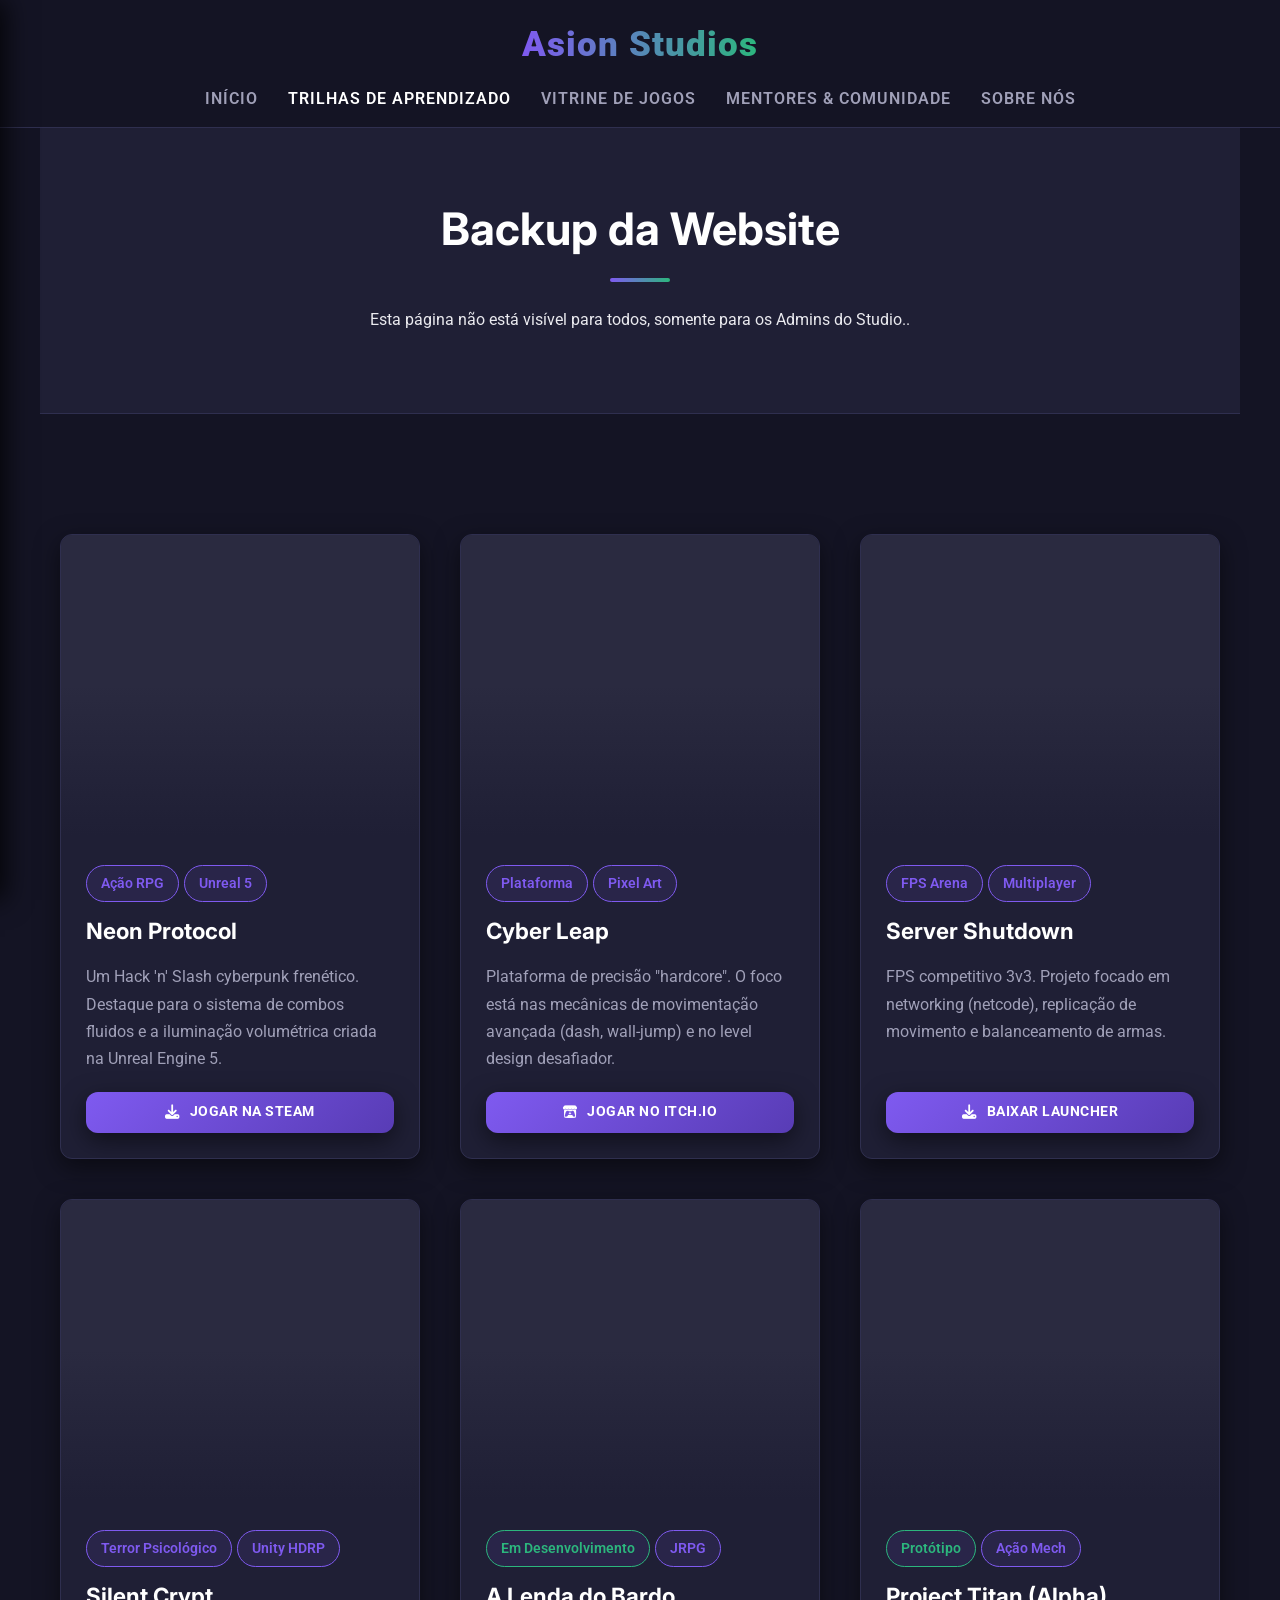
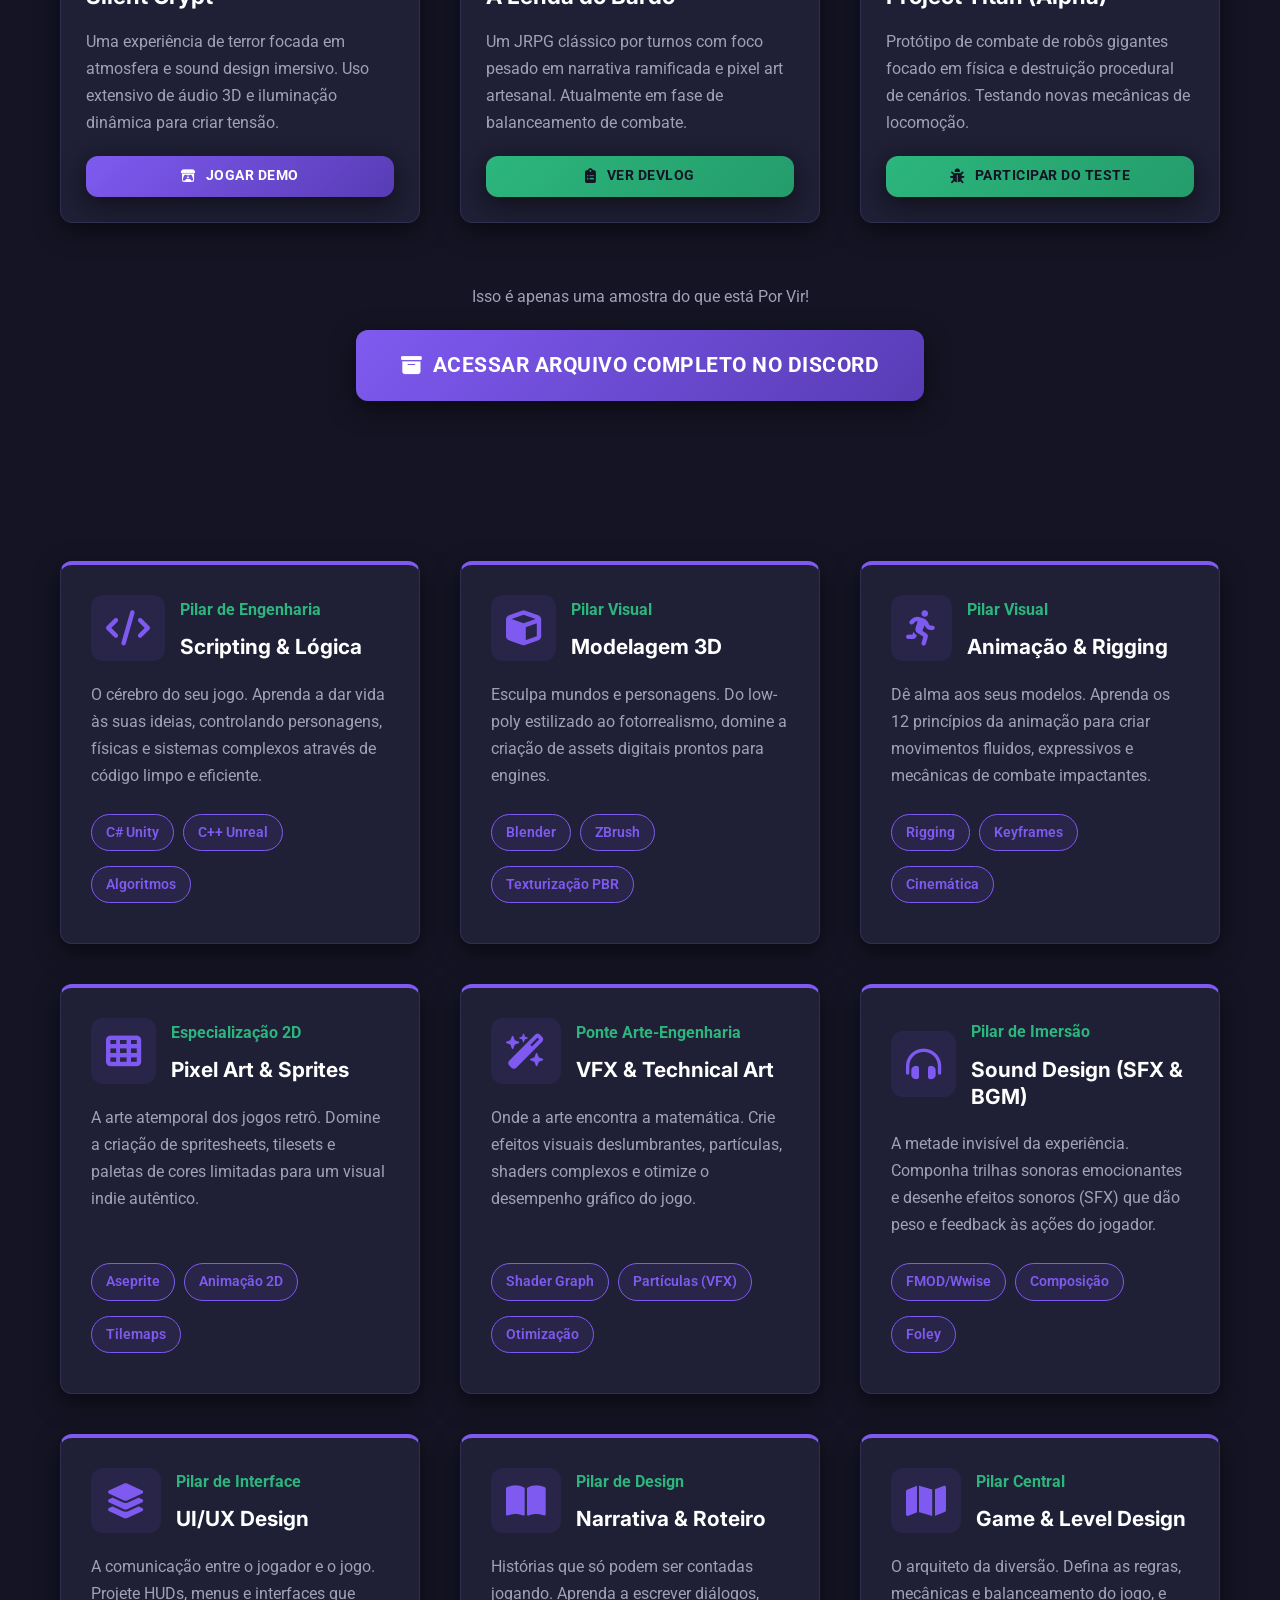
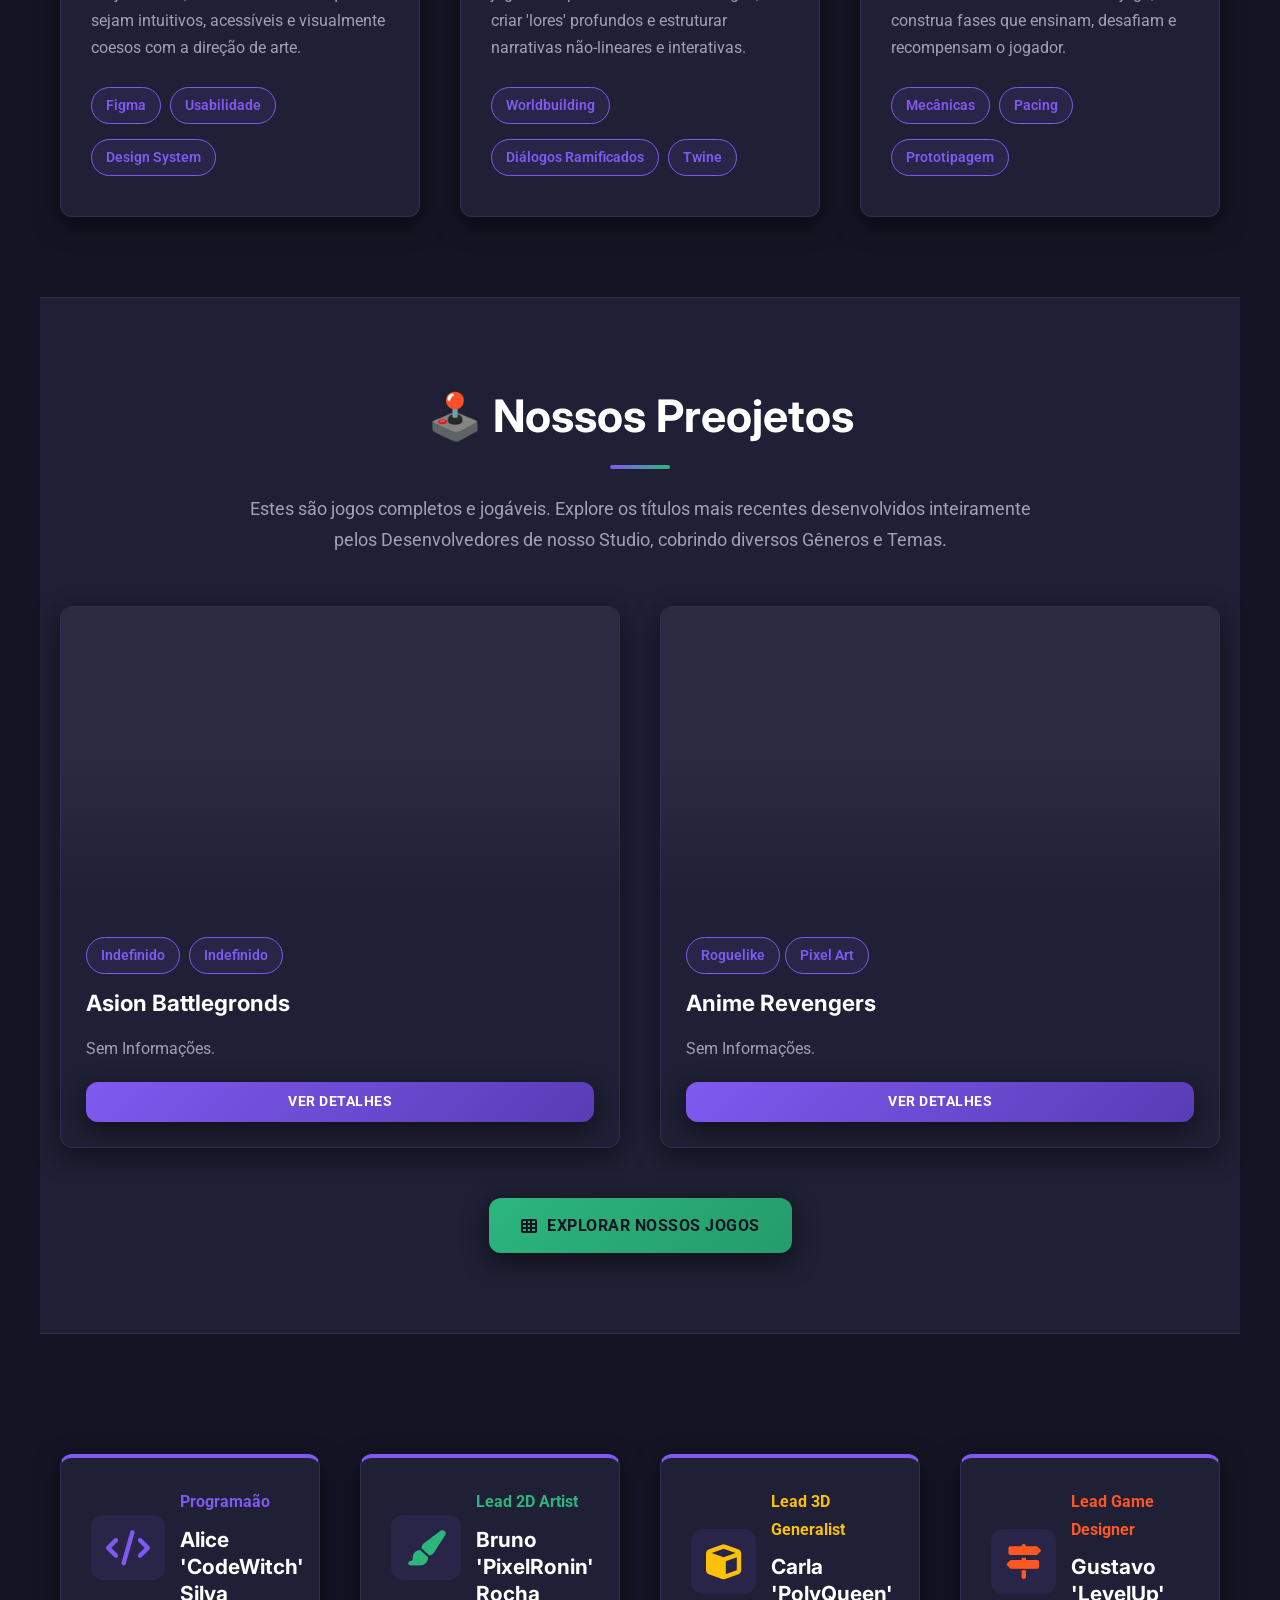
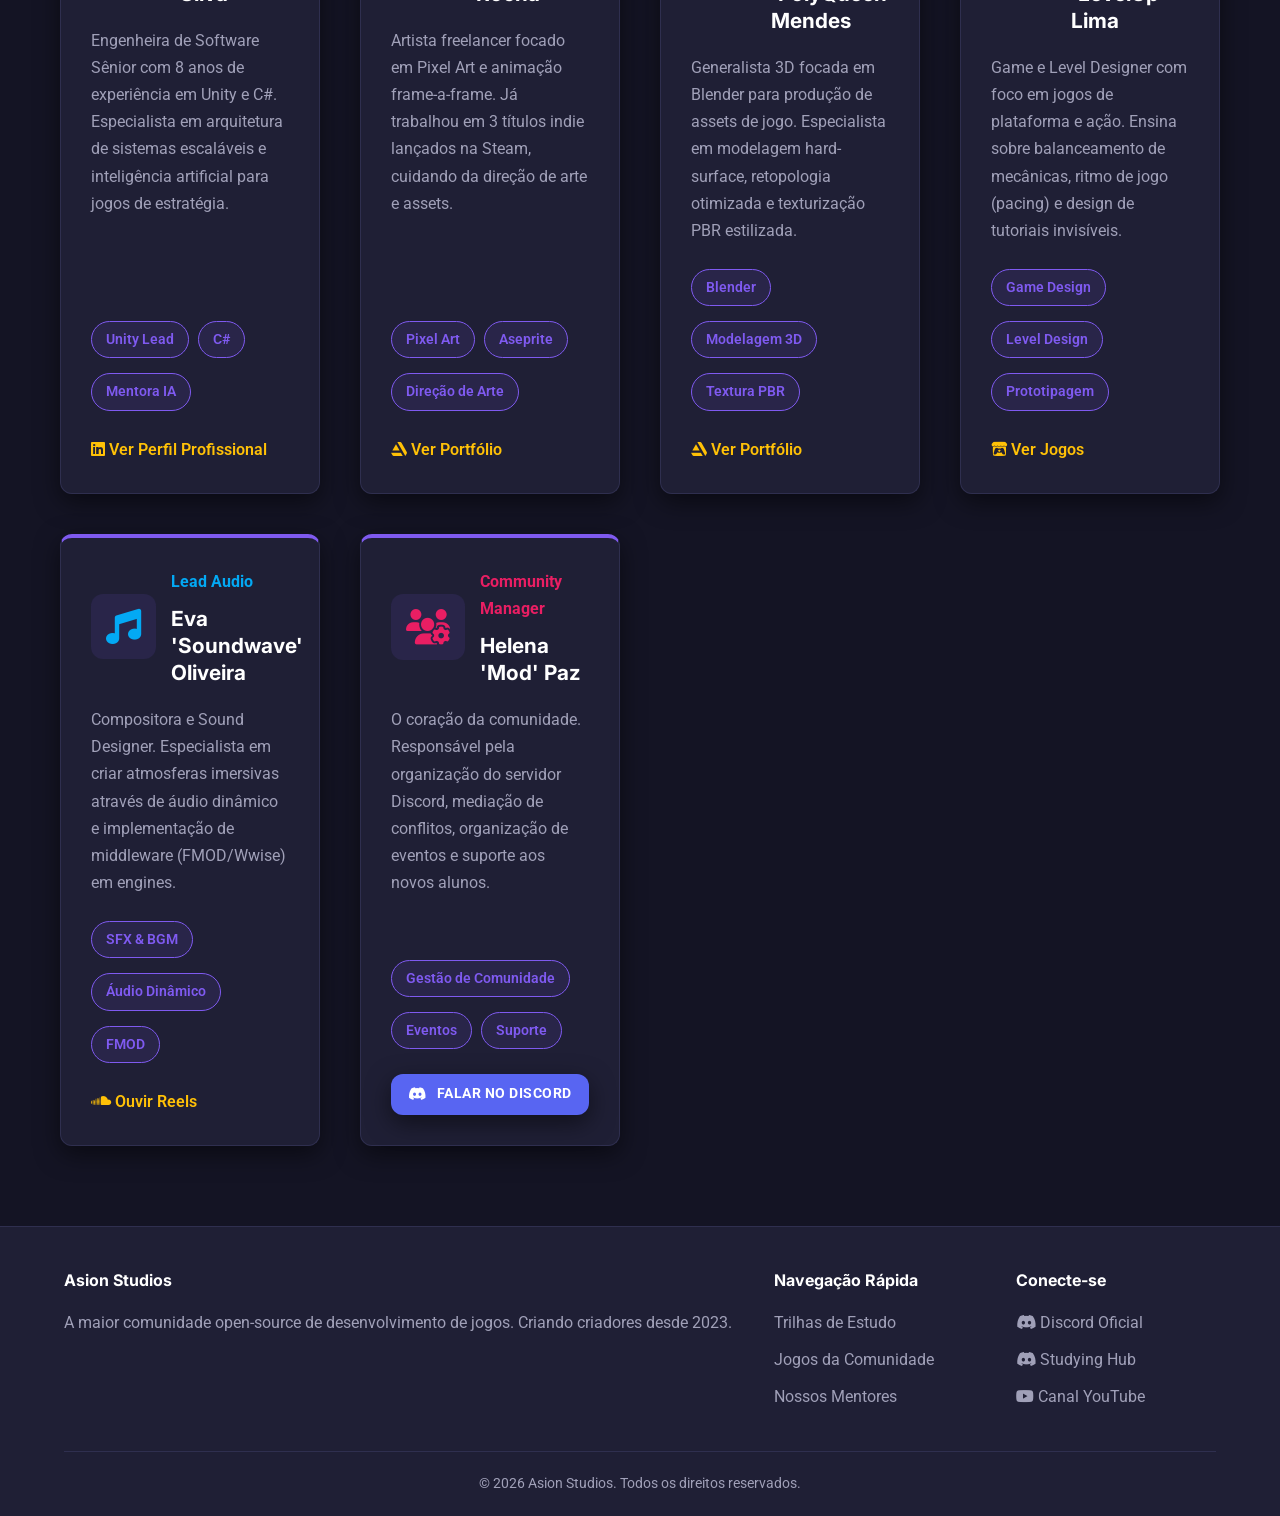
<file: backup.html>
<!DOCTYPE html>
<html lang="pt-BR">

<head>
    <meta charset="UTF-8">
    <meta name="viewport" content="width=device-width, initial-scale=1.0">
    <title>Asion Studios | Backup</title>
    <link rel="stylesheet" href="style.css">
    <link rel="icon" href="assets/images/icone.png" type="image/x-icon">
    <link href="https://fonts.googleapis.com/css2?family=Inter:wght@700;900&family=Roboto:wght@400;500;700&display=swap"
        rel="stylesheet">
    <link rel="stylesheet" href="https://cdnjs.cloudflare.com/ajax/libs/font-awesome/6.4.0/css/all.min.css">
</head>

<body>

    <header class="gh-header">
        <div class="gh-header-container">
            <a href="#" class="gh-logo gh-logo--mobile"><i class="fas fa-gamepad"></i> Asion Studios</a>
            <button class="gh-nav__toggle" aria-label="Abrir menu"><i class="fas fa-bars"></i></button>
            <a href="index.html" class="gh-logo gh-logo--desktop">Asion Studios</a>
            <nav class="gh-nav gh-nav--desktop">
                <ul class="gh-nav__list">
                    <li><a href="index">Início</a></li>
                    <li><a href="aprendizado" class="gh-nav__active-link">Trilhas de Aprendizado</a></li>
                    <li><a href="jogos">Vitrine de Jogos</a></li>
                    <li><a href="equipe">Mentores & Comunidade</a></li>
                    <li><a href="sobre">Sobre Nós</a></li>
                </ul>
            </nav>
        </div>
    </header>

    <aside class="gh-sidebar" id="gh-sidebar">
        <div class="gh-sidebar__header">
            <a href="index" class="gh-logo gh-logo--mobile"><i class="fas fa-gamepad"></i> Asion Studios</a>
            <button class="gh-sidebar__close" aria-label="Fechar menu"><i class="fas fa-times"></i></button>
        </div>
        <ul class="gh-sidebar__list">
            <li><a href="index.html" class="gh-sidebar__link"><i class="fas fa-home"></i> Início</a></li>
            <li><a href="aprendizado.html" class="gh-sidebar__link"><i class="fas fa-graduation-cap"></i>
                    Aprendizado</a>
            </li>
            <li><a href="jogos.html" class="gh-sidebar__link"><i class="fas fa-gamepad"></i> Jogos</a></li>
            <li><a href="equipe.html" class="gh-sidebar__link gh-nav__active-link"><i class="fas fa-users"></i>
                    Comunidade</a></li>
            <li><a href="sobre.html" class="gh-sidebar__link"><i class="fas fa-info-circle"></i> Sobre</a></li>
            <li class="gh-sidebar__cta">
                <a href="#" target="_blank" class="gh-button gh-button--discord gh-button--full"><i
                        class="fab fa-discord"></i> Servidor Discord</a>
                <a href="#" target="_blank" class="gh-button gh-button--youtube gh-button--full"
                    style="margin-top: 10px;"><i class="fab fa-youtube"></i> Canal YouTube</a>
            </li>
        </ul>
    </aside>
    <div class="gh-overlay" id="gh-overlay"></div>

    <main class="gh-main-content">

        <section class="gh-section gh-section--light">
            <h1 class="gh-heading">Backup da Website</h1>
            <p>Esta página não está visível para todos, somente para os Admins do Studio..</p>
        </section>

        <section class="gh-section">
            <div class="gh-card-grid gh-card-grid--3-cols" id="game-list">

                <article class="gh-game-card" data-tags="rpg acao 3d" id="neon">
                    <div class="gh-game-card__media"
                        style="background-image: url('https://placehold.co/400x250/301040/FFFFFF/png?text=Neon+Protocol');">
                    </div>
                    <div class="gh-game-card__body">
                        <div class="gh-tags"><span class="gh-tag">Ação RPG</span><span class="gh-tag">Unreal 5</span>
                        </div>
                        <h3 class="gh-game-card__title">Neon Protocol</h3>
                        <p class="gh-game-card__description">Um Hack 'n' Slash cyberpunk frenético. Destaque para o
                            sistema de combos fluidos e a iluminação volumétrica criada na Unreal Engine 5.</p>
                        <div class="gh-game-card__footer">
                            <a href="#" class="gh-button gh-button--primary gh-button--small gh-button--full"><i
                                    class="fas fa-download"></i> Jogar na Steam</a>
                        </div>
                    </div>
                </article>

                <article class="gh-game-card" data-tags="plataforma pixel" id="cyberleap">
                    <div class="gh-game-card__media"
                        style="background-image: url('https://placehold.co/400x250/104020/FFFFFF/png?text=Cyber+Leap');">
                    </div>
                    <div class="gh-game-card__body">
                        <div class="gh-tags"><span class="gh-tag">Plataforma</span><span class="gh-tag">Pixel Art</span>
                        </div>
                        <h3 class="gh-game-card__title">Cyber Leap</h3>
                        <p class="gh-game-card__description">Plataforma de precisão "hardcore". O foco está nas
                            mecânicas de movimentação avançada (dash, wall-jump) e no level design desafiador.</p>
                        <div class="gh-game-card__footer">
                            <a href="#" class="gh-button gh-button--primary gh-button--small gh-button--full"><i
                                    class="fab fa-itch-io"></i> Jogar no Itch.io</a>
                        </div>
                    </div>
                </article>

                <article class="gh-game-card" data-tags="multiplayer acao" id="servershutdown">
                    <div class="gh-game-card__media"
                        style="background-image: url('https://placehold.co/400x250/401010/FFFFFF/png?text=Server+Shutdown');">
                    </div>
                    <div class="gh-game-card__body">
                        <div class="gh-tags"><span class="gh-tag">FPS Arena</span><span
                                class="gh-tag">Multiplayer</span></div>
                        <h3 class="gh-game-card__title">Server Shutdown</h3>
                        <p class="gh-game-card__description">FPS competitivo 3v3. Projeto focado em networking
                            (netcode), replicação de movimento e balanceamento de armas.</p>
                        <div class="gh-game-card__footer">
                            <a href="#" class="gh-button gh-button--primary gh-button--small gh-button--full"><i
                                    class="fas fa-download"></i> Baixar Launcher</a>
                        </div>
                    </div>
                </article>

                <article class="gh-game-card" data-tags="terror puzzle" id="silentcrypt">
                    <div class="gh-game-card__media"
                        style="background-image: url('https://placehold.co/400x250/050505/FFFFFF/png?text=Silent+Crypt');">
                    </div>
                    <div class="gh-game-card__body">
                        <div class="gh-tags"><span class="gh-tag">Terror Psicológico</span><span class="gh-tag">Unity
                                HDRP</span></div>
                        <h3 class="gh-game-card__title">Silent Crypt</h3>
                        <p class="gh-game-card__description">Uma experiência de terror focada em atmosfera e sound
                            design imersivo. Uso extensivo de áudio 3D e iluminação dinâmica para criar tensão.</p>
                        <div class="gh-game-card__footer">
                            <a href="#" class="gh-button gh-button--primary gh-button--small gh-button--full"><i
                                    class="fab fa-itch-io"></i> Jogar Demo</a>
                        </div>
                    </div>
                </article>

                <article class="gh-game-card" data-tags="rpg pixel dev" id="bardstale">
                    <div class="gh-game-card__media"
                        style="background-image: url('https://placehold.co/400x250/403010/FFFFFF/png?text=Bards+Tale');">
                    </div>
                    <div class="gh-game-card__body">
                        <div class="gh-tags"><span class="gh-tag"
                                style="color: var(--color-secondary); border-color: var(--color-secondary);">Em
                                Desenvolvimento</span><span class="gh-tag">JRPG</span></div>
                        <h3 class="gh-game-card__title">A Lenda do Bardo</h3>
                        <p class="gh-game-card__description">Um JRPG clássico por turnos com foco pesado em narrativa
                            ramificada e pixel art artesanal. Atualmente em fase de balanceamento de combate.</p>
                        <div class="gh-game-card__footer">
                            <a href="#" class="gh-button gh-button--secondary gh-button--small gh-button--full"><i
                                    class="fas fa-clipboard-list"></i> Ver Devlog</a>
                        </div>
                    </div>
                </article>

                <article class="gh-game-card" data-tags="acao dev 3d" id="projecttitan">
                    <div class="gh-game-card__media"
                        style="background-image: url('https://placehold.co/400x250/102040/FFFFFF/png?text=Project+Titan');">
                    </div>
                    <div class="gh-game-card__body">
                        <div class="gh-tags"><span class="gh-tag"
                                style="color: var(--color-secondary); border-color: var(--color-secondary);">Protótipo</span><span
                                class="gh-tag">Ação Mech</span></div>
                        <h3 class="gh-game-card__title">Project Titan (Alpha)</h3>
                        <p class="gh-game-card__description">Protótipo de combate de robôs gigantes focado em física e
                            destruição procedural de cenários. Testando novas mecânicas de locomoção.</p>
                        <div class="gh-game-card__footer">
                            <a href="#" class="gh-button gh-button--secondary gh-button--small gh-button--full"><i
                                    class="fas fa-bug"></i> Participar do Teste</a>
                        </div>
                    </div>
                </article>

            </div>
            <div class="gh-center-content" style="margin-top: 60px;">
                <p style="color: var(--color-text-muted); margin-bottom: 20px;">Isso é apenas uma amostra do que está
                    Por Vir!</p>
                <a href="https://discord.com/channels/1443773820145238119/1443789264948301844"
                    class="gh-button gh-button--primary gh-button--large">
                    <i class="fas fa-archive"></i> Acessar Arquivo Completo no Discord
                </a>
            </div>
        </section>





        <section class="gh-section" style="padding-top: 40px;">
            <div class="gh-card-grid gh-card-grid--3-cols">

                <div class="gh-topic-card">
                    <div class="gh-topic-card__header">
                        <i class="fas fa-code gh-topic-card__icon"></i>
                        <div>
                            <span class="gh-topic-card__role">Pilar de Engenharia</span>
                            <h3 class="gh-topic-card__title">Scripting & Lógica</h3>
                        </div>
                    </div>
                    <p>O cérebro do seu jogo. Aprenda a dar vida às suas ideias, controlando personagens, físicas e
                        sistemas complexos através de código limpo e eficiente.</p>
                    <div><span class="gh-tag">C# Unity</span> <span class="gh-tag">C++ Unreal</span> <span
                            class="gh-tag">Algoritmos</span></div>
                </div>

                <div class="gh-topic-card">
                    <div class="gh-topic-card__header">
                        <i class="fas fa-cube gh-topic-card__icon"></i>
                        <div>
                            <span class="gh-topic-card__role">Pilar Visual</span>
                            <h3 class="gh-topic-card__title">Modelagem 3D</h3>
                        </div>
                    </div>
                    <p>Esculpa mundos e personagens. Do low-poly estilizado ao fotorrealismo, domine a criação de assets
                        digitais prontos para engines.</p>
                    <div><span class="gh-tag">Blender</span> <span class="gh-tag">ZBrush</span> <span
                            class="gh-tag">Texturização PBR</span></div>
                </div>

                <div class="gh-topic-card">
                    <div class="gh-topic-card__header">
                        <i class="fas fa-running gh-topic-card__icon"></i>
                        <div>
                            <span class="gh-topic-card__role">Pilar Visual</span>
                            <h3 class="gh-topic-card__title">Animação & Rigging</h3>
                        </div>
                    </div>
                    <p>Dê alma aos seus modelos. Aprenda os 12 princípios da animação para criar movimentos fluidos,
                        expressivos e mecânicas de combate impactantes.</p>
                    <div><span class="gh-tag">Rigging</span> <span class="gh-tag">Keyframes</span> <span
                            class="gh-tag">Cinemática</span></div>
                </div>

                <div class="gh-topic-card">
                    <div class="gh-topic-card__header">
                        <i class="fas fa-th gh-topic-card__icon"></i>
                        <div>
                            <span class="gh-topic-card__role">Especialização 2D</span>
                            <h3 class="gh-topic-card__title">Pixel Art & Sprites</h3>
                        </div>
                    </div>
                    <p>A arte atemporal dos jogos retrô. Domine a criação de spritesheets, tilesets e paletas de cores
                        limitadas para um visual indie autêntico.</p>
                    <div><span class="gh-tag">Aseprite</span> <span class="gh-tag">Animação 2D</span> <span
                            class="gh-tag">Tilemaps</span></div>
                </div>

                <div class="gh-topic-card">
                    <div class="gh-topic-card__header">
                        <i class="fas fa-wand-magic-sparkles gh-topic-card__icon"></i>
                        <div>
                            <span class="gh-topic-card__role">Ponte Arte-Engenharia</span>
                            <h3 class="gh-topic-card__title">VFX & Technical Art</h3>
                        </div>
                    </div>
                    <p>Onde a arte encontra a matemática. Crie efeitos visuais deslumbrantes, partículas, shaders
                        complexos e otimize o desempenho gráfico do jogo.</p>
                    <div><span class="gh-tag">Shader Graph</span> <span class="gh-tag">Partículas (VFX)</span> <span
                            class="gh-tag">Otimização</span></div>
                </div>

                <div class="gh-topic-card">
                    <div class="gh-topic-card__header">
                        <i class="fas fa-headphones-simple gh-topic-card__icon"></i>
                        <div>
                            <span class="gh-topic-card__role">Pilar de Imersão</span>
                            <h3 class="gh-topic-card__title">Sound Design (SFX & BGM)</h3>
                        </div>
                    </div>
                    <p>A metade invisível da experiência. Componha trilhas sonoras emocionantes e desenhe efeitos
                        sonoros (SFX) que dão peso e feedback às ações do jogador.</p>
                    <div><span class="gh-tag">FMOD/Wwise</span> <span class="gh-tag">Composição</span> <span
                            class="gh-tag">Foley</span></div>
                </div>

                <div class="gh-topic-card">
                    <div class="gh-topic-card__header">
                        <i class="fas fa-layer-group gh-topic-card__icon"></i>
                        <div>
                            <span class="gh-topic-card__role">Pilar de Interface</span>
                            <h3 class="gh-topic-card__title">UI/UX Design</h3>
                        </div>
                    </div>
                    <p>A comunicação entre o jogador e o jogo. Projete HUDs, menus e interfaces que sejam intuitivos,
                        acessíveis e visualmente coesos com a direção de arte.</p>
                    <div><span class="gh-tag">Figma</span> <span class="gh-tag">Usabilidade</span> <span
                            class="gh-tag">Design System</span></div>
                </div>

                <div class="gh-topic-card">
                    <div class="gh-topic-card__header">
                        <i class="fas fa-book-open gh-topic-card__icon"></i>
                        <div>
                            <span class="gh-topic-card__role">Pilar de Design</span>
                            <h3 class="gh-topic-card__title">Narrativa & Roteiro</h3>
                        </div>
                    </div>
                    <p>Histórias que só podem ser contadas jogando. Aprenda a escrever diálogos, criar 'lores' profundos
                        e estruturar narrativas não-lineares e interativas.</p>
                    <div><span class="gh-tag">Worldbuilding</span> <span class="gh-tag">Diálogos Ramificados</span>
                        <span class="gh-tag">Twine</span></div>
                </div>

                <div class="gh-topic-card">
                    <div class="gh-topic-card__header">
                        <i class="fas fa-map gh-topic-card__icon"></i>
                        <div>
                            <span class="gh-topic-card__role">Pilar Central</span>
                            <h3 class="gh-topic-card__title">Game & Level Design</h3>
                        </div>
                    </div>
                    <p>O arquiteto da diversão. Defina as regras, mecânicas e balanceamento do jogo, e construa fases
                        que ensinam, desafiam e recompensam o jogador.</p>
                    <div><span class="gh-tag">Mecânicas</span> <span class="gh-tag">Pacing</span> <span
                            class="gh-tag">Prototipagem</span></div>
                </div>

            </div>

        </section>


        <section class="gh-section gh-section--light">
            <h2 class="gh-heading">🕹️ Nossos Preojetos</h2>
            <p class="gh-section__intro">Estes são jogos completos e jogáveis. Explore os títulos mais recentes
                desenvolvidos inteiramente pelos Desenvolvedores de nosso Studio, cobrindo diversos Gêneros e Temas.</p>

            <div class="gh-card-grid gh-card-grid--3-cols">

                <article class="gh-game-card">
                    <div class="gh-game-card__media"
                        style="background-image: url('https://placehold.co/400x250/2a2a40/FFFFFF/png?text=Image');">
                    </div>
                    <div class="gh-game-card__body">
                        <div class="gh-tags">
                            <span class="gh-tag">Indefinido</span>
                            <span class="gh-tag">Indefinido</span>
                        </div>
                        <h3 class="gh-game-card__title">Asion Battlegronds</h3>
                        <p class="gh-game-card__description">Sem Informações.</p>
                        <div class="gh-game-card__footer">
                            <a href="jogos.html#echoes"
                                class="gh-button gh-button--primary gh-button--small gh-button--full">Ver Detalhes</a>
                        </div>
                    </div>
                </article>



                <article class="gh-game-card">
                    <div class="gh-game-card__media"
                        style="background-image: url('https://placehold.co/400x250/3a2a2a/FFFFFF/png?text=Image');">
                    </div>
                    <div class="gh-game-card__body">
                        <div class="gh-tags">
                            <span class="gh-tag">Roguelike</span><span class="gh-tag">Pixel Art</span>
                        </div>
                        <h3 class="gh-game-card__title">Anime Revengers</h3>
                        <p class="gh-game-card__description">Sem Informações.</p>
                        <div class="gh-game-card__footer">
                            <a href="jogos.html#dungeon"
                                class="gh-button gh-button--primary gh-button--small gh-button--full">Ver Detalhes</a>
                        </div>
                    </div>
                </article>
            </div>
            <div class="gh-center-content" style="margin-top: 50px;">
                <a href="jogos.html" class="gh-button gh-button--secondary">
                    <i class="fas fa-th"></i> Explorar nossos Jogos
                </a>
            </div>
        </section>



        <section class="gh-section">
            <div class="gh-card-grid gh-card-grid--4-cols">

                <article class="gh-topic-card">
                    <div class="gh-topic-card__header">
                        <i class="fas fa-code gh-topic-card__icon"></i>
                        <div>
                            <span class="gh-topic-card__role" style="color: var(--color-primary);">Programaão</span>
                            <h3 class="gh-topic-card__title">Alice 'CodeWitch' Silva</h3>
                        </div>
                    </div>
                    <p>Engenheira de Software Sênior com 8 anos de experiência em Unity e C#. Especialista em
                        arquitetura de sistemas escaláveis e inteligência artificial para jogos de estratégia.</p>
                    <div><span class="gh-tag">Unity Lead</span> <span class="gh-tag">C#</span> <span
                            class="gh-tag">Mentora IA</span></div>
                    <a href="#" class="gh-link-more"
                        style="color: var(--color-accent); margin-top: 15px; display: block;"><i
                            class="fab fa-linkedin"></i> Ver Perfil Profissional</a>
                </article>

                <article class="gh-topic-card">
                    <div class="gh-topic-card__header">
                        <i class="fas fa-paint-brush gh-topic-card__icon" style="color: var(--color-secondary);"></i>
                        <div>
                            <span class="gh-topic-card__role" style="color: var(--color-secondary);">Lead 2D
                                Artist</span>
                            <h3 class="gh-topic-card__title">Bruno 'PixelRonin' Rocha</h3>
                        </div>
                    </div>
                    <p>Artista freelancer focado em Pixel Art e animação frame-a-frame. Já trabalhou em 3 títulos indie
                        lançados na Steam, cuidando da direção de arte e assets.</p>
                    <div><span class="gh-tag">Pixel Art</span> <span class="gh-tag">Aseprite</span> <span
                            class="gh-tag">Direção de Arte</span></div>
                    <a href="#" class="gh-link-more"
                        style="color: var(--color-accent); margin-top: 15px; display: block;"><i
                            class="fab fa-artstation"></i> Ver Portfólio</a>
                </article>

                <article class="gh-topic-card">
                    <div class="gh-topic-card__header">
                        <i class="fas fa-cube gh-topic-card__icon" style="color: var(--color-accent);"></i>
                        <div>
                            <span class="gh-topic-card__role" style="color: var(--color-accent);">Lead 3D
                                Generalist</span>
                            <h3 class="gh-topic-card__title">Carla 'PolyQueen' Mendes</h3>
                        </div>
                    </div>
                    <p>Generalista 3D focada em Blender para produção de assets de jogo. Especialista em modelagem
                        hard-surface, retopologia otimizada e texturização PBR estilizada.</p>
                    <div><span class="gh-tag">Blender</span> <span class="gh-tag">Modelagem 3D</span> <span
                            class="gh-tag">Textura PBR</span></div>
                    <a href="#" class="gh-link-more"
                        style="color: var(--color-accent); margin-top: 15px; display: block;"><i
                            class="fab fa-artstation"></i> Ver Portfólio</a>
                </article>

                <article class="gh-topic-card">
                    <div class="gh-topic-card__header">
                        <i class="fas fa-map-signs gh-topic-card__icon" style="color: #FF5722;"></i>
                        <div>
                            <span class="gh-topic-card__role" style="color: #FF5722;">Lead Game Designer</span>
                            <h3 class="gh-topic-card__title">Gustavo 'LevelUp' Lima</h3>
                        </div>
                    </div>
                    <p>Game e Level Designer com foco em jogos de plataforma e ação. Ensina sobre balanceamento de
                        mecânicas, ritmo de jogo (pacing) e design de tutoriais invisíveis.</p>
                    <div><span class="gh-tag">Game Design</span> <span class="gh-tag">Level Design</span> <span
                            class="gh-tag">Prototipagem</span></div>
                    <a href="#" class="gh-link-more"
                        style="color: var(--color-accent); margin-top: 15px; display: block;"><i
                            class="fab fa-itch-io"></i> Ver Jogos</a>
                </article>

                <article class="gh-topic-card">
                    <div class="gh-topic-card__header">
                        <i class="fas fa-music gh-topic-card__icon" style="color: #03A9F4;"></i>
                        <div>
                            <span class="gh-topic-card__role" style="color: #03A9F4;">Lead Audio</span>
                            <h3 class="gh-topic-card__title">Eva 'Soundwave' Oliveira</h3>
                        </div>
                    </div>
                    <p>Compositora e Sound Designer. Especialista em criar atmosferas imersivas através de áudio
                        dinâmico e implementação de middleware (FMOD/Wwise) em engines.</p>
                    <div><span class="gh-tag">SFX & BGM</span> <span class="gh-tag">Áudio Dinâmico</span> <span
                            class="gh-tag">FMOD</span></div>
                    <a href="#" class="gh-link-more"
                        style="color: var(--color-accent); margin-top: 15px; display: block;"><i
                            class="fab fa-soundcloud"></i> Ouvir Reels</a>
                </article>

                <article class="gh-topic-card">
                    <div class="gh-topic-card__header">
                        <i class="fas fa-users-cog gh-topic-card__icon" style="color: #E91E63;"></i>
                        <div>
                            <span class="gh-topic-card__role" style="color: #E91E63;">Community Manager</span>
                            <h3 class="gh-topic-card__title">Helena 'Mod' Paz</h3>
                        </div>
                    </div>
                    <p>O coração da comunidade. Responsável pela organização do servidor Discord, mediação de conflitos,
                        organização de eventos e suporte aos novos alunos.</p>
                    <div><span class="gh-tag">Gestão de Comunidade</span> <span class="gh-tag">Eventos</span> <span
                            class="gh-tag">Suporte</span></div>
                    <a href="#" class="gh-button gh-button--small gh-button--discord"
                        style="margin-top: 15px; width: 100%;"><i class="fab fa-discord"></i> Falar no Discord</a>
                </article>

            </div>
        </section>

    </main>

    <footer class="gh-footer">
        <div class="gh-footer__content">
            <div class="gh-footer__col">
                <h4>Asion Studios</h4>
                <p>A maior comunidade open-source de desenvolvimento de jogos. Criando criadores desde 2023.</p>
            </div>
            <div class="gh-footer__col">
                <h4>Navegação Rápida</h4>
                <ul>
                    <li><a href="aprendizado.html">Trilhas de Estudo</a></li>
                    <li><a href="jogos.html">Jogos da Comunidade</a></li>
                    <li><a href="equipe.html">Nossos Mentores</a></li>
                </ul>
            </div>
            <div class="gh-footer__col">
                <h4>Conecte-se</h4>
                <ul>
                    <li><a href="https://discord.gg/ygGvbeaqAS" target="_blank"><i class="fab fa-discord"></i> Discord
                            Oficial</a></li>
                    <li><a href="https://discord.gg/vEhfcvPvU2" target="_blank"><i class="fab fa-discord"></i> Studying
                            Hub</a></li>
                    <li><a href="#" target="_blank"><i class="fab fa-youtube"></i> Canal YouTube</a></li>
                </ul>
            </div>
        </div>
        <div class="gh-footer__bottom">
            <p>&copy; <span id="year"></span> Asion Studios. Todos os direitos reservados.
        </div>
    </footer>

    <script src="script.js"></script>
</body>

</html>
</file>
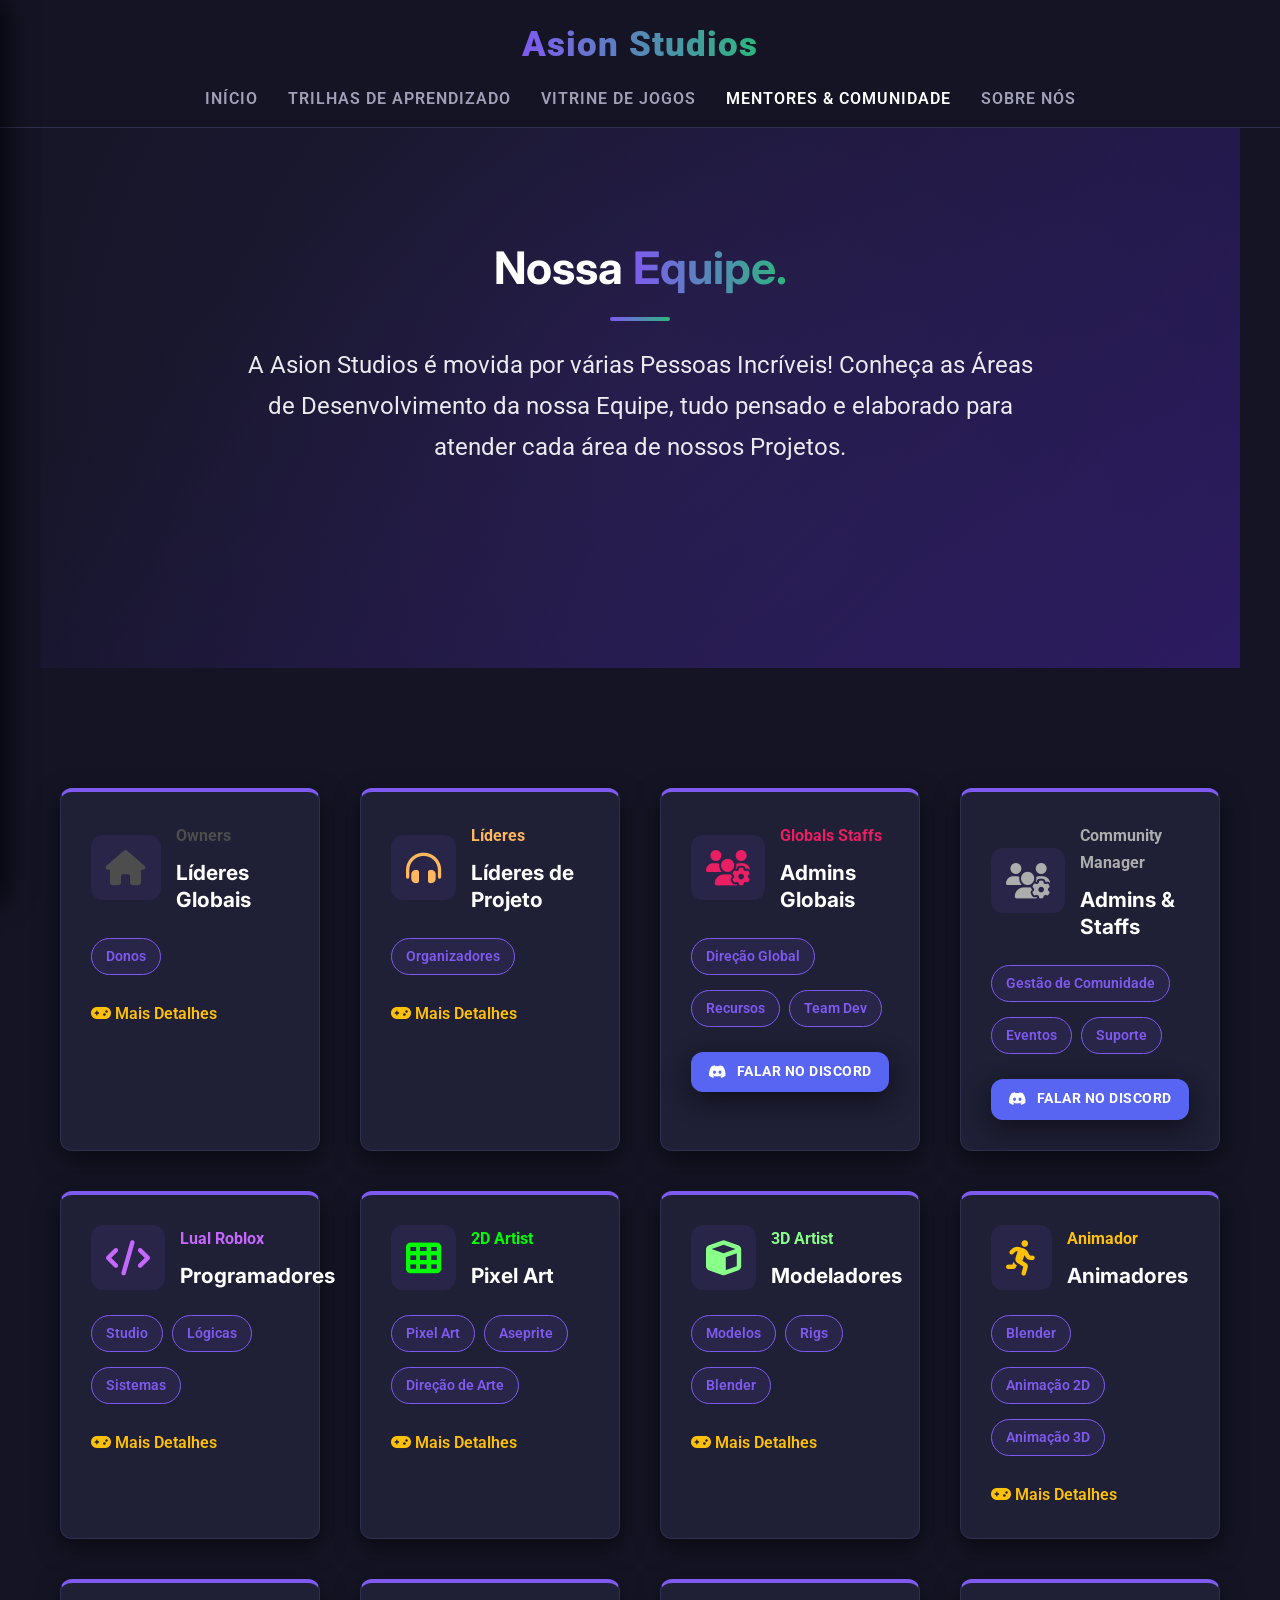
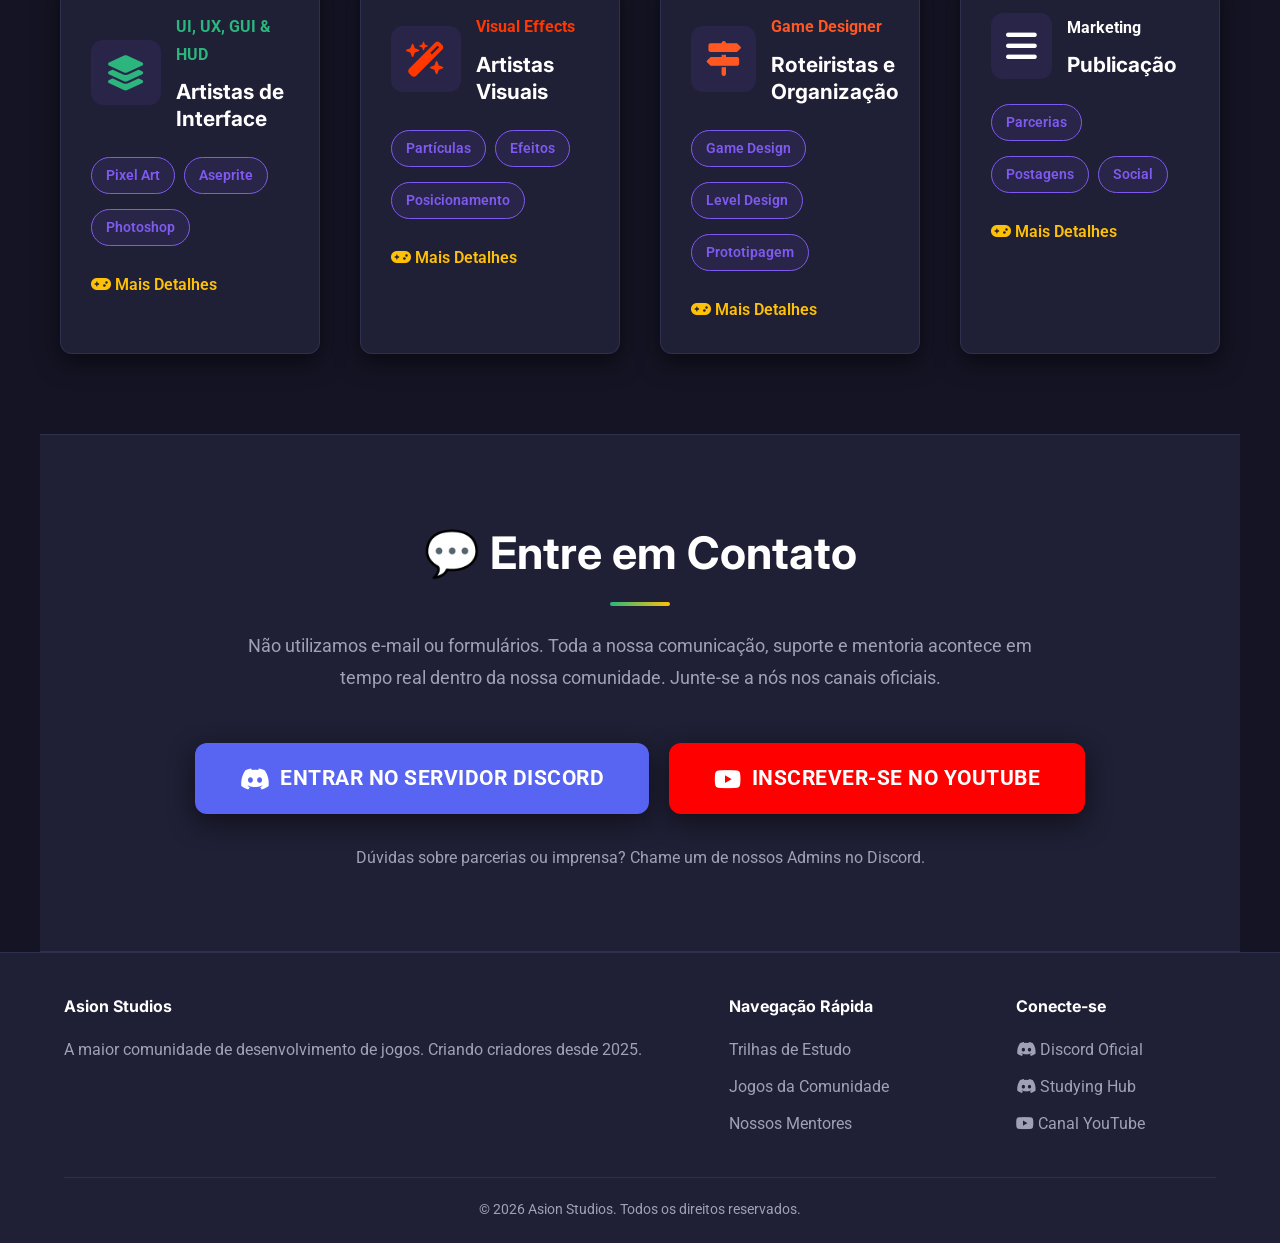
<file: equipe.html>
<!DOCTYPE html>
<html lang="pt-BR">

<head>
    <meta charset="UTF-8">
    <meta name="viewport" content="width=device-width, initial-scale=1.0">
    <title>Asion Studios | Equipe</title>
    <link rel="stylesheet" href="style.css">
    <link rel="icon" href="assets/images/icone.png" type="image/x-icon">
    <link href="https://fonts.googleapis.com/css2?family=Inter:wght@700;900&family=Roboto:wght@400;500;700&display=swap"
        rel="stylesheet">
    <link rel="stylesheet" href="https://cdnjs.cloudflare.com/ajax/libs/font-awesome/6.4.0/css/all.min.css">
</head>

<body>

    <header class="gh-header">
        <div class="gh-header-container">
            <a href="#" class="gh-logo gh-logo--mobile"><i class="fas fa-gamepad"></i> Asion Studios</a>
            <button class="gh-nav__toggle" aria-label="Abrir menu"><i class="fas fa-bars"></i></button>
            <a href="index" class="gh-logo gh-logo--desktop">Asion Studios</a>
            <nav class="gh-nav gh-nav--desktop">
                <ul class="gh-nav__list">
                    <li><a href="index">Início</a></li>
                    <li><a href="aprendizado">Trilhas de Aprendizado</a></li>
                    <li><a href="jogos">Vitrine de Jogos</a></li>
                    <li><a href="equipe" class="gh-nav__active-link">Mentores & Comunidade</a></li>
                    <li><a href="sobre">Sobre Nós</a></li>
                </ul>
            </nav>
        </div>
    </header>

    <aside class="gh-sidebar" id="gh-sidebar">
        <div class="gh-sidebar__header">
            <a href="index" class="gh-logo gh-logo--mobile"><i class="fas fa-gamepad"></i> Asion Studios</a>
            <button class="gh-sidebar__close" aria-label="Fechar menu"><i class="fas fa-times"></i></button>
        </div>
        <ul class="gh-sidebar__list">
            <li><a href="index" class="gh-sidebar__link"><i class="fas fa-home"></i> Início</a></li>
            <li><a href="aprendizado" class="gh-sidebar__link"><i class="fas fa-graduation-cap"></i> Aprendizado</a>
            </li>
            <li><a href="jogos" class="gh-sidebar__link"><i class="fas fa-gamepad"></i> Jogos</a></li>
            <li><a href="equipe" class="gh-sidebar__link gh-nav__active-link"><i class="fas fa-users"></i>
                    Comunidade</a></li>
            <li><a href="sobre" class="gh-sidebar__link"><i class="fas fa-info-circle"></i> Sobre</a></li>
            <li class="gh-sidebar__cta">
                <a href="#" target="_blank" class="gh-button gh-button--discord gh-button--full"><i
                        class="fab fa-discord"></i> Servidor Discord</a>
                <a href="#" target="_blank" class="gh-button gh-button--youtube gh-button--full"
                    style="margin-top: 10px;"><i class="fab fa-youtube"></i> Canal YouTube</a>
            </li>
        </ul>
    </aside>
    <div class="gh-overlay" id="gh-overlay"></div>

    <main class="gh-main-content">

        <section class="gh-hero">
            <div class="gh-hero__content">
                <h1 class="gh-heading gh-hero__title">Nossa <span class="gh-text-gradient">Equipe.</span></h1>
                    <p class="gh-hero__subtitle"> A Asion Studios é movida por várias Pessoas Incríveis! Conheça as Áreas de
                Desenvolvimento da nossa Equipe, tudo pensado e elaborado para atender cada área de nossos Projetos.</p>
            </div>
        </section>

        <section class="gh-section">
            <div class="gh-card-grid gh-card-grid--4-cols">

                <article class="gh-topic-card">
                    <div class="gh-topic-card__header">
                        <i class="fas fa-home gh-topic-card__icon" style="color: #4d4d4d;"></i>
                        <div>
                            <span class="gh-topic-card__role" style="color: #4d4d4d;">Owners</span>
                            <h3 class="gh-topic-card__title">Líderes Globais</h3>
                        </div>
                    </div>
                    <div><span class="gh-tag">Donos</span></div>
                    <a href="#" class="gh-link-more"
                        style="color: var(--color-accent); margin-top: 15px; display: block;"><i
                            class="fas fa-gamepad"></i> Mais Detalhes</a>
                </article>

                <article class="gh-topic-card">
                    <div class="gh-topic-card__header">
                        <i class="fas fa-headphones-simple gh-topic-card__icon" style="color: #ffb860;"></i>
                        <div>
                            <span class="gh-topic-card__role" style="color: #ffb860;">Líderes</span>
                            <h3 class="gh-topic-card__title">Líderes de Projeto</h3>
                        </div>
                    </div>
                    <div><span class="gh-tag">Organizadores</span></div>
                    <a href="#" class="gh-link-more"
                        style="color: var(--color-accent); margin-top: 15px; display: block;"><i
                            class="fas fa-gamepad"></i> Mais Detalhes</a>
                </article>

                <article class="gh-topic-card">
                    <div class="gh-topic-card__header">
                        <i class="fas fa-users-cog gh-topic-card__icon" style="color: #E91E63;"></i>
                        <div>
                            <span class="gh-topic-card__role" style="color: #E91E63;">Globals Staffs</span>
                            <h3 class="gh-topic-card__title">Admins Globais</h3>
                        </div>
                    </div>
                    <div><span class="gh-tag">Direção Global</span> <span class="gh-tag">Recursos</span> <span
                            class="gh-tag">Team Dev</span></div>
                    <a href="https://discord.com/channels/1443773820145238119/1444055147276927058"
                        class="gh-button gh-button--small gh-button--discord" style="margin-top: 15px; width: 100%;"><i
                            class="fab fa-discord"></i> Falar no Discord</a>
                </article>

                <article class="gh-topic-card">
                    <div class="gh-topic-card__header">
                        <i class="fas fa-users-cog gh-topic-card__icon" style="color: #adadad;"></i>
                        <div>
                            <span class="gh-topic-card__role" style="color: #adadad;">Community Manager</span>
                            <h3 class="gh-topic-card__title">Admins & Staffs</h3>
                        </div>
                    </div>
                    <div><span class="gh-tag">Gestão de Comunidade</span> <span class="gh-tag">Eventos</span> <span
                            class="gh-tag">Suporte</span></div>
                    <a href="https://discord.com/channels/1443773820145238119/1444055147276927058"
                        class="gh-button gh-button--small gh-button--discord" style="margin-top: 15px; width: 100%;"><i
                            class="fab fa-discord"></i> Falar no Discord</a>
                </article>

                <article class="gh-topic-card">
                    <div class="gh-topic-card__header">
                        <i class="fas fa-code gh-topic-card__icon" style="color: #c568ff;"></i>
                        <div>
                            <span class="gh-topic-card__role" style="color: #c568ff;">Lual Roblox</span>
                            <h3 class="gh-topic-card__title">Programadores</h3>
                        </div>
                    </div>
                    <div><span class="gh-tag">Studio</span> <span class="gh-tag">Lógicas</span> <span
                            class="gh-tag">Sistemas</span></div>
                    <a href="#" class="gh-link-more"
                        style="color: var(--color-accent); margin-top: 15px; display: block;"><i
                            class="fas fa-gamepad"></i> Mais Detalhes</a>
                </article>

                <article class="gh-topic-card">
                    <div class="gh-topic-card__header">
                        <i class="fas fa-th gh-topic-card__icon" style="color: #00ff00;"></i>
                        <div>
                            <span class="gh-topic-card__role" style="color: #00ff00;">2D Artist</span>
                            <h3 class="gh-topic-card__title">Pixel Art</h3>
                        </div>
                    </div>
                    <div><span class="gh-tag">Pixel Art</span> <span class="gh-tag">Aseprite</span> <span
                            class="gh-tag">Direção de Arte</span></div>
                    <a href="#" class="gh-link-more"
                        style="color: var(--color-accent); margin-top: 15px; display: block;"><i
                            class="fas fa-gamepad"></i> Mais Detalhes</a>
                </article>

                <article class="gh-topic-card">
                    <div class="gh-topic-card__header">
                        <i class="fas fa-cube gh-topic-card__icon" style="color: #88ff88;"></i>
                        <div>
                            <span class="gh-topic-card__role" style="color: #88ff88;">3D Artist</span>
                            <h3 class="gh-topic-card__title">Modeladores</h3>
                        </div>
                    </div>
                    <div><span class="gh-tag">Modelos</span> <span class="gh-tag">Rigs</span> <span
                            class="gh-tag">Blender</span></div>
                    <a href="#" class="gh-link-more"
                        style="color: var(--color-accent); margin-top: 15px; display: block;"><i
                            class="fas fa-gamepad"></i> Mais Detalhes</a>
                </article>

                <article class="gh-topic-card">
                    <div class="gh-topic-card__header">
                        <i class="fas fa-running gh-topic-card__icon" style="color: var(--color-accent);"></i>
                        <div>
                            <span class="gh-topic-card__role" style="color: var(--color-accent);">Animador</span>
                            <h3 class="gh-topic-card__title">Animadores</h3>
                        </div>
                    </div>
                    <div><span class="gh-tag">Blender</span> <span class="gh-tag">Animação 2D</span> <span
                            class="gh-tag">Animação 3D</span></div>
                    <a href="#" class="gh-link-more"
                        style="color: var(--color-accent); margin-top: 15px; display: block;"><i
                            class="fas fa-gamepad"></i> Mais Detalhes</a>
                </article>

                <article class="gh-topic-card">
                    <div class="gh-topic-card__header">
                        <i class="fas fa-layer-group gh-topic-card__icon" style="color: var(--color-secondary);"></i>
                        <div>
                            <span class="gh-topic-card__role" style="color: var(--color-secondary);">UI, UX, GUI &
                                HUD</span>
                            <h3 class="gh-topic-card__title">Artistas de Interface</h3>
                        </div>
                    </div>
                    <div><span class="gh-tag">Pixel Art</span> <span class="gh-tag">Aseprite</span> <span
                            class="gh-tag">Photoshop</span></div>
                    <a href="#" class="gh-link-more"
                        style="color: var(--color-accent); margin-top: 15px; display: block;"><i
                            class="fas fa-gamepad"></i> Mais Detalhes</a>
                </article>

                <article class="gh-topic-card">
                    <div class="gh-topic-card__header">
                        <i class="fas fa-wand-magic-sparkles gh-topic-card__icon" style="color: #FF3700;"></i>
                        <div>
                            <span class="gh-topic-card__role" style="color: #FF3700;">Visual Effects</span>
                            <h3 class="gh-topic-card__title">Artistas Visuais</h3>
                        </div>
                    </div>
                    <div><span class="gh-tag">Partículas</span> <span class="gh-tag">Efeitos</span> <span
                            class="gh-tag">Posicionamento</span></div>
                    <a href="#" class="gh-link-more"
                        style="color: var(--color-accent); margin-top: 15px; display: block;"><i
                            class="fas fa-gamepad"></i> Mais Detalhes</a>
                </article>

                <article class="gh-topic-card">
                    <div class="gh-topic-card__header">
                        <i class="fas fa-map-signs gh-topic-card__icon" style="color: #FF5722;"></i>
                        <div>
                            <span class="gh-topic-card__role" style="color: #FF5722;">Game Designer</span>
                            <h3 class="gh-topic-card__title">Roteiristas e Organização</h3>
                        </div>
                    </div>
                    <div><span class="gh-tag">Game Design</span> <span class="gh-tag">Level Design</span> <span
                            class="gh-tag">Prototipagem</span></div>
                    <a href="#" class="gh-link-more"
                        style="color: var(--color-accent); margin-top: 15px; display: block;"><i
                            class="fas fa-gamepad"></i> Mais Detalhes</a>
                </article>

                <article class="gh-topic-card">
                    <div class="gh-topic-card__header">
                        <i class="fas fa-bars gh-topic-card__icon" style="color: #ffffff;"></i>
                        <div>
                            <span class="gh-topic-card__role" style="color: #ffffff;">Marketing</span>
                            <h3 class="gh-topic-card__title">Publicação</h3>
                        </div>
                    </div>
                    <div><span class="gh-tag">Parcerias</span> <span class="gh-tag">Postagens</span> <span
                            class="gh-tag">Social</span></div>
                    <a href="#" class="gh-link-more"
                        style="color: var(--color-accent); margin-top: 15px; display: block;"><i
                            class="fas fa-gamepad"></i> Mais Detalhes</a>
                </article>

            </div>
        </section>

        <section class="gh-section gh-section--light">
            <h2 class="gh-heading gh-heading--secondary">💬 Entre em Contato</h2>
            <p class="gh-section__intro">Não utilizamos e-mail ou formulários. Toda a nossa comunicação, suporte e
                mentoria acontece em tempo real dentro da nossa comunidade. Junte-se a nós nos canais oficiais.</p>

            <div style="display: flex; gap: 20px; justify-content: center; flex-wrap: wrap; margin-top: 40px;">
                <a href="https://discord.gg/ygGvbeaqAS" target="_blank"
                    class="gh-button gh-button--discord gh-button--large">
                    <i class="fab fa-discord" style="font-size: 1.5rem;"></i> Entrar no Servidor Discord
                </a>
                <a href="#" target="_blank" class="gh-button gh-button--youtube gh-button--large">
                    <i class="fab fa-youtube" style="font-size: 1.5rem;"></i> Inscrever-se no YouTube
                </a>
            </div>
            <p style="margin-top: 30px; color: var(--color-text-muted);">Dúvidas sobre parcerias ou imprensa? Chame um
                de nossos Admins no Discord.</p>
        </section>

    </main>

    <footer class="gh-footer">
        <div class="gh-footer__content">
            <div class="gh-footer__col">
                <h4>Asion Studios</h4>
                <p>A maior comunidade de desenvolvimento de jogos. Criando criadores desde 2025.</p>
            </div>
            <div class="gh-footer__col">
                <h4>Navegação Rápida</h4>
                <ul>
                    <li><a href="aprendizado">Trilhas de Estudo</a></li>
                    <li><a href="jogos">Jogos da Comunidade</a></li>
                    <li><a href="equipe">Nossos Mentores</a></li>
                </ul>
            </div>
            <div class="gh-footer__col">
                <h4>Conecte-se</h4>
                <ul>
                    <li><a href="https://discord.gg/ygGvbeaqAS" target="_blank"><i class="fab fa-discord"></i> Discord
                            Oficial</a></li>
                    <li><a href="https://discord.gg/vEhfcvPvU2" target="_blank"><i class="fab fa-discord"></i> Studying
                            Hub</a></li>
                    <li><a href="#" target="_blank"><i class="fab fa-youtube"></i> Canal YouTube</a></li>
                </ul>
            </div>
        </div>
        <div class="gh-footer__bottom">
            <p>&copy; <span id="year"></span> Asion Studios. Todos os direitos reservados.
        </div>
    </footer>

    <script src="script.js"></script>
</body>

</html>
</file>
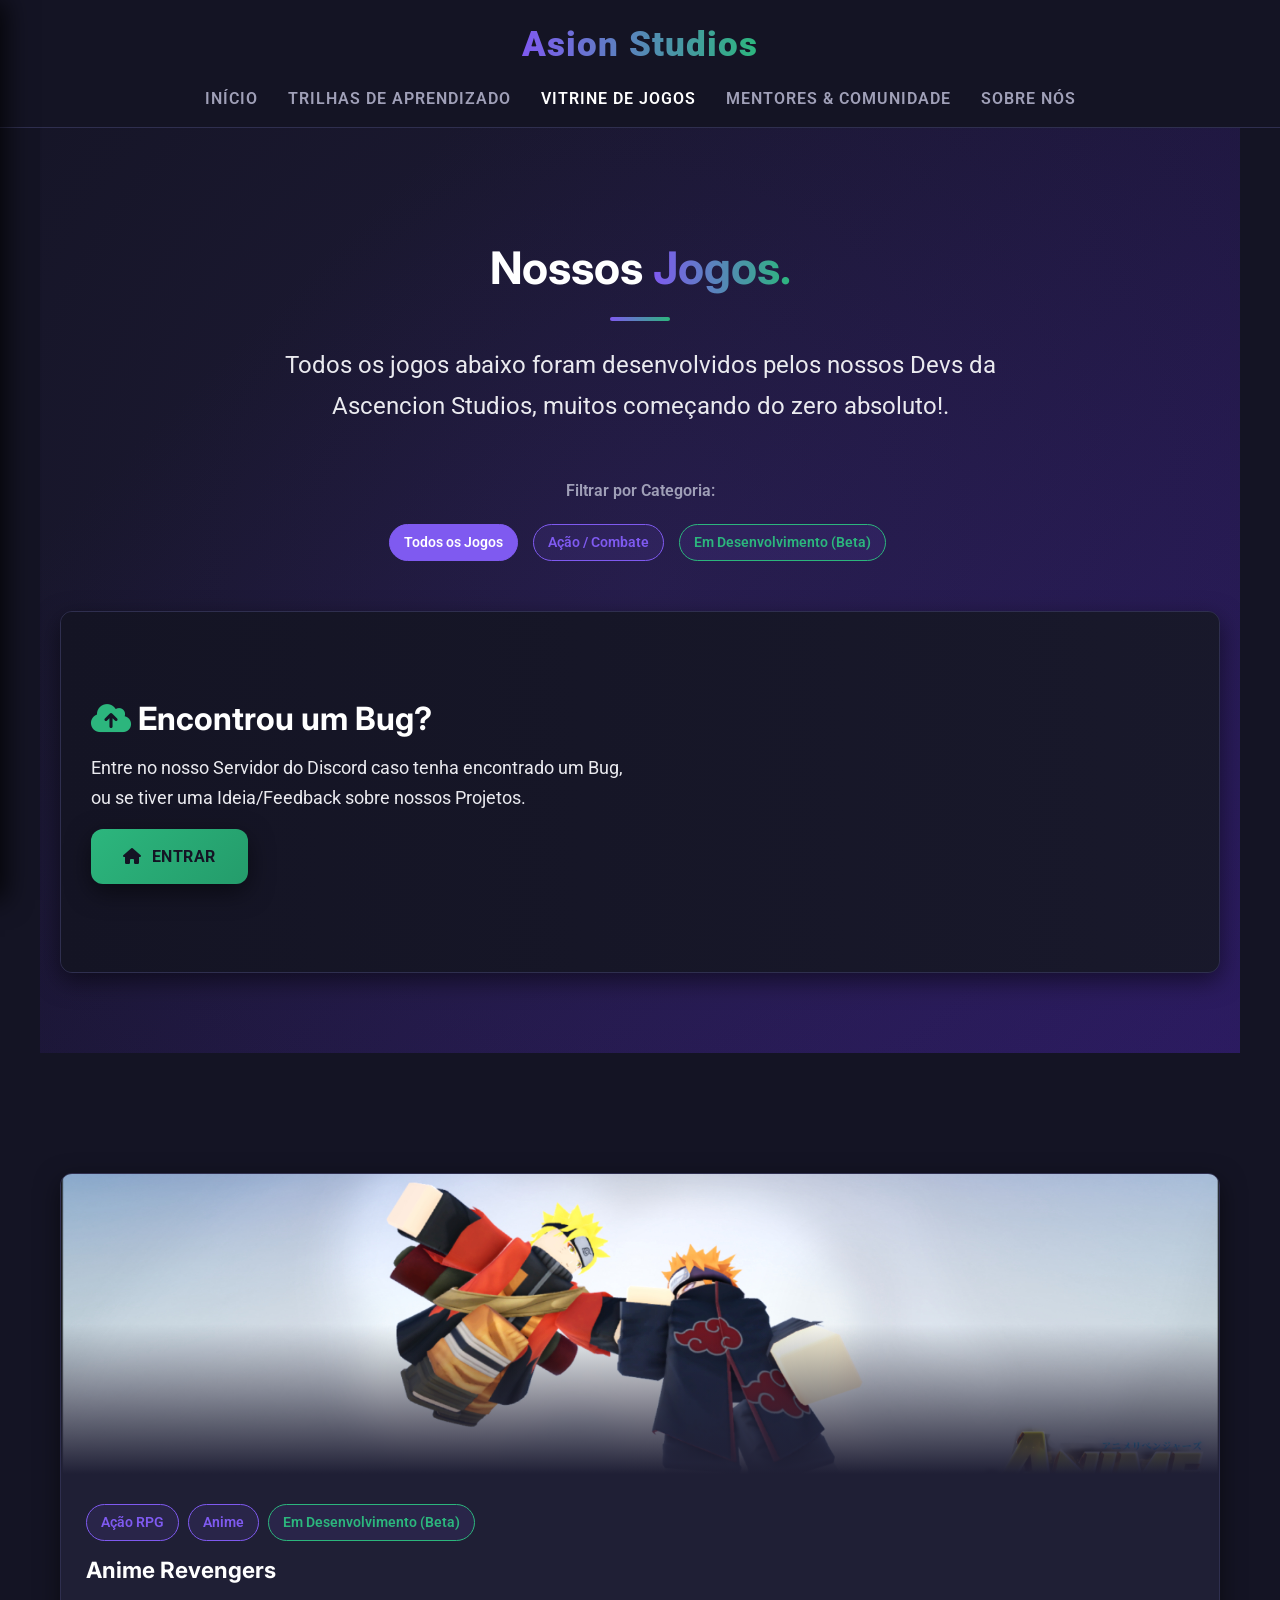
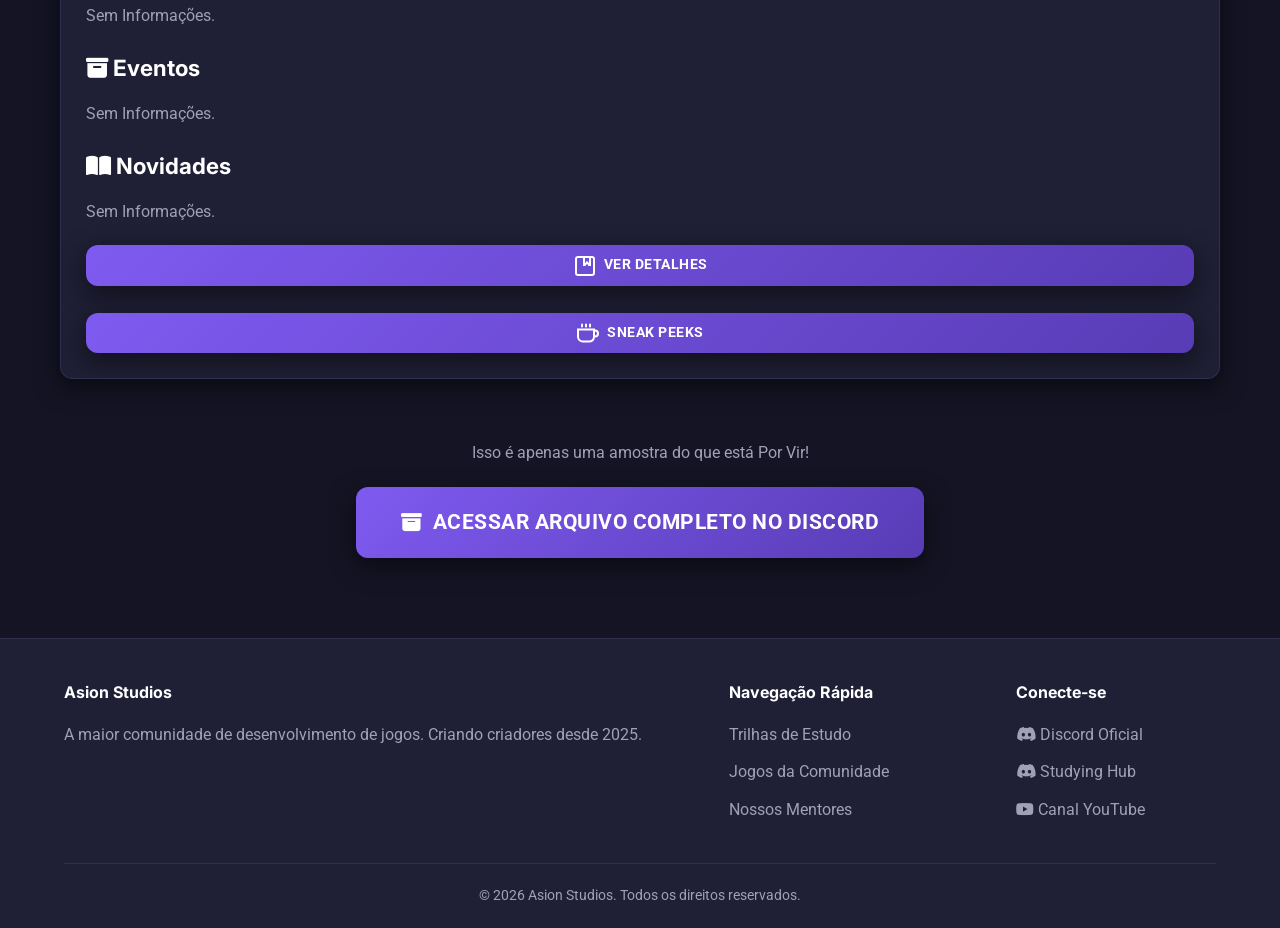
<file: jogos.html>
<!DOCTYPE html>
<html lang="pt-BR">

<head>
    <meta charset="UTF-8">
    <meta name="viewport" content="width=device-width, initial-scale=1.0">
    <title>Asion Studios | Jogos</title>
    <link rel="stylesheet" href="style.css">
    <link rel="icon" href="assets/images/icone.png" type="image/x-icon">
    <link href="https://fonts.googleapis.com/css2?family=Inter:wght@700;900&family=Roboto:wght@400;500;700&display=swap"
        rel="stylesheet">
    <link rel="stylesheet" href="https://cdnjs.cloudflare.com/ajax/libs/font-awesome/6.4.0/css/all.min.css">
</head>

<body>

    <header class="gh-header">
        <div class="gh-header-container">
            <a href="index.html" class="gh-logo gh-logo--mobile"><i class="fas fa-gamepad"></i> Asion Studios</a>
            <button class="gh-nav__toggle" aria-label="Abrir menu"><i class="fas fa-bars"></i></button>
            <a href="index.html" class="gh-logo gh-logo--desktop">Asion Studios</a>
            <nav class="gh-nav gh-nav--desktop">
                <ul class="gh-nav__list">
                    <li><a href="index">Início</a></li>
                    <li><a href="aprendizado">Trilhas de Aprendizado</a></li>
                    <li><a href="jogos" class="gh-nav__active-link">Vitrine de Jogos</a></li>
                    <li><a href="equipe">Mentores & Comunidade</a></li>
                    <li><a href="sobre">Sobre Nós</a></li>
                </ul>
            </nav>
        </div>
    </header>

    <aside class="gh-sidebar" id="gh-sidebar">
        <div class="gh-sidebar__header">
            <a href="index" class="gh-logo gh-logo--mobile"><i class="fas fa-gamepad"></i> Asion Studios</a>
            <button class="gh-sidebar__close" aria-label="Fechar menu"><i class="fas fa-times"></i></button>
        </div>
        <ul class="gh-sidebar__list">
            <li><a href="index" class="gh-sidebar__link"><i class="fas fa-home"></i> Início</a></li>
            <li><a href="aprendizado" class="gh-sidebar__link"><i class="fas fa-graduation-cap"></i> Aprendizado</a>
            </li>
            <li><a href="jogos" class="gh-sidebar__link gh-nav__active-link"><i class="fas fa-gamepad"></i> Jogos</a>
            </li>
            <li><a href="equipe" class="gh-sidebar__link"><i class="fas fa-users"></i> Comunidade</a></li>
            <li><a href="sobre" class="gh-sidebar__link"><i class="fas fa-info-circle"></i> Sobre</a></li>
            <li class="gh-sidebar__cta">
                <a href="#" target="_blank" class="gh-button gh-button--discord gh-button--full"><i
                        class="fab fa-discord"></i> Servidor Discord</a>
                <a href="#" target="_blank" class="gh-button gh-button--youtube gh-button--full"
                    style="margin-top: 10px;"><i class="fab fa-youtube"></i> Canal YouTube</a>
            </li>
        </ul>
    </aside>
    <div class="gh-overlay" id="gh-overlay"></div>

    <main class="gh-main-content">

        <section class="gh-hero">
            <div class="gh-hero__content">
                <h1 class="gh-heading gh-hero__title">Nossos <span class="gh-text-gradient">Jogos.</span></h1>
                <p class="gh-hero__subtitle"> Todos os jogos abaixo foram desenvolvidos pelos nossos Devs da Ascencion
                    Studios, muitos começando do zero absoluto!.</p>

                <div class="gh-center-content" style="margin-bottom: 40px;">
                    <p style="margin-bottom: 15px; font-weight: 600; color: var(--color-text-muted);">Filtrar por
                        Categoria:
                    </p>
                    <div class="gh-tags"
                        style="display: flex; flex-wrap: wrap; justify-content: center; gap: 10px; max-width: 800px;">
                        <span class="gh-tag gh-tag--active" onclick="filterGames('all')">Todos os Jogos</span>

                        <span class="gh-tag" onclick="filterGames('acao')">Ação / Combate</span>

                        <span class="gh-tag"
                            style="border-color: var(--color-secondary); color: var(--color-secondary);"
                            onclick="filterGames('desenvolvimento')">Em Desenvolvimento (Beta)</span>
                    </div>
                </div>
                
                <div class="gh-banner " style="height: 250px; min-height: auto; margin-bottom: -70px; padding: 180px 0px;">
                    <div class="gh-banner__content">
                        <h2 class="gh-banner__title" style="font-size: 2rem;"><i class="fas fa-cloud-upload-alt"
                                style="color: var(--color-secondary);"></i> Encontrou um Bug?</h2>
                        <p class="gh-banner__subtitle" style="margin-bottom: 15px;">Entre no nosso Servidor do Discord
                            caso tenha encontrado um Bug, ou se tiver uma Ideia/Feedback sobre nossos Projetos.</p>
                        <a href="https://discord.com/channels/1443773820145238119/1444055147276927058"
                            class="gh-button gh-button--secondary"><i class="fas fa-home"></i>Entrar</a>
                    </div>
                </div>
            </div>
        </section>

        <section class="gh-section">
            <div class="gh-card-grid gh-card-grid--3-cols" id="game-list">

                <article class="gh-game-card" data-tags="acao desenvolvimento" id="neon">
                    <div class="gh-game-card__media" style="background-image: url('assets/images/SneakNarutpVsPain.jpg');"></div>
                    <div class="gh-game-card__body">
                        <div class="gh-tags">
                            <span class="gh-tag">Ação RPG</span>
                            <span class="gh-tag">Anime</span>
                            <span class="gh-tag"
                                style="border-color: var(--color-secondary); color: var(--color-secondary);">Em
                                Desenvolvimento (Beta)</span>
                        </div>
                        <h3 class="gh-game-card__title">Anime Revengers</h3>
                        <p class="gh-game-card__description">Sem Informações.</p>
                        <h3 class="gh-game-card__title"><i class="fas fa-archive"></i> Eventos</h3>
                        <p class="gh-game-card__description">Sem Informações.</p>
                        <h3 class="gh-game-card__title"><i class="fas fa-book-open"></i> Novidades</h3>
                        <p class="gh-game-card__description">Sem Informações.</p>
                        <div class="gh-game-card__footer">
                            <a href="https://discord.com/channels/1443773820145238119/1445143844990488769"
                                class="gh-button gh-button--primary gh-button--small gh-button--full">
                                <svg xmlns="http://www.w3.org/2000/svg" width="24" height="24" viewBox="0 0 24 24">
                                    <path fill="currentColor" fill-rule="evenodd"
                                        d="M2 19a3 3 0 0 0 3 3h14a3 3 0 0 0 3-3V5a3 3 0 0 0-3-3H5a3 3 0 0 0-3 3zm18 0a1 1 0 0 1-1 1H5a1 1 0 0 1-1-1V5a1 1 0 0 1 1-1h5v8.011h2.395L14 9.864l1.605 2.147H18V4h1a1 1 0 0 1 1 1zM16 4h-4v5.336l2-2.676l2 2.676z"
                                        clip-rule="evenodd" />
                                </svg> &nbsp; Ver Detalhes
                            </a>
                        </div>
                        <br>
                        <div class="gh-game-card__footer">
                            <a href="https://discord.com/channels/1443773820145238119/1445144097776992326"
                                class="gh-button gh-button--primary gh-button--small gh-button--full">
                                <svg xmlns="http://www.w3.org/2000/svg" width="24" height="24" viewBox="0 0 24 24">
                                    <g fill="currentColor">
                                        <path d="M6 2.5a1 1 0 0 0-1 1v2a1 1 0 0 0 2 0v-2a1 1 0 0 0-1-1" />
                                        <path fill-rule="evenodd"
                                            d="M13 21.5a6 6 0 0 0 5.917-5H19a4 4 0 0 0 0-8v-1H1v8a6 6 0 0 0 6 6zM3 9.5v6a4 4 0 0 0 4 4h6a4 4 0 0 0 4-4v-6zm18 3a2 2 0 0 1-2 2v-4a2 2 0 0 1 2 2"
                                            clip-rule="evenodd" />
                                        <path
                                            d="M9 3.5a1 1 0 1 1 2 0v2a1 1 0 1 1-2 0zm5-1a1 1 0 0 0-1 1v2a1 1 0 1 0 2 0v-2a1 1 0 0 0-1-1" />
                                    </g>
                                </svg> &nbsp; Sneak Peeks
                            </a>
                        </div>
                    </div>
                </article>
            </div>

            </div>
            <div class="gh-center-content" style="margin-top: 60px;">
                <p style="color: var(--color-text-muted); margin-bottom: 20px;">Isso é apenas uma amostra do que está
                    Por Vir!</p>
                <a href="https://discord.com/channels/1443773820145238119/1443789264948301844"
                    class="gh-button gh-button--primary gh-button--large">
                    <i class="fas fa-archive"></i> Acessar Arquivo Completo no Discord
                </a>
            </div>
        </section>

    </main>

    <footer class="gh-footer">
        <div class="gh-footer__content">
            <div class="gh-footer__col">
                <h4>Asion Studios</h4>
                <p>A maior comunidade de desenvolvimento de jogos. Criando criadores desde 2025.</p>
            </div>
            <div class="gh-footer__col">
                <h4>Navegação Rápida</h4>
                <ul>
                    <li><a href="aprendizado">Trilhas de Estudo</a></li>
                    <li><a href="jogos">Jogos da Comunidade</a></li>
                    <li><a href="equipe">Nossos Mentores</a></li>
                </ul>
            </div>
            <div class="gh-footer__col">
                <h4>Conecte-se</h4>
                <ul>
                    <li><a href="https://discord.gg/ygGvbeaqAS" target="_blank"><i class="fab fa-discord"></i> Discord
                            Oficial</a></li>
                    <li><a href="https://discord.gg/vEhfcvPvU2" target="_blank"><i class="fab fa-discord"></i> Studying
                            Hub</a></li>
                    <li><a href="#" target="_blank"><i class="fab fa-youtube"></i> Canal YouTube</a></li>
                </ul>
            </div>
        </div>
        <div class="gh-footer__bottom">
            <p>&copy; <span id="year"></span> Asion Studios. Todos os direitos reservados.
        </div>
    </footer>

    <script src="script.js"></script>
</body>

</html>
</file>
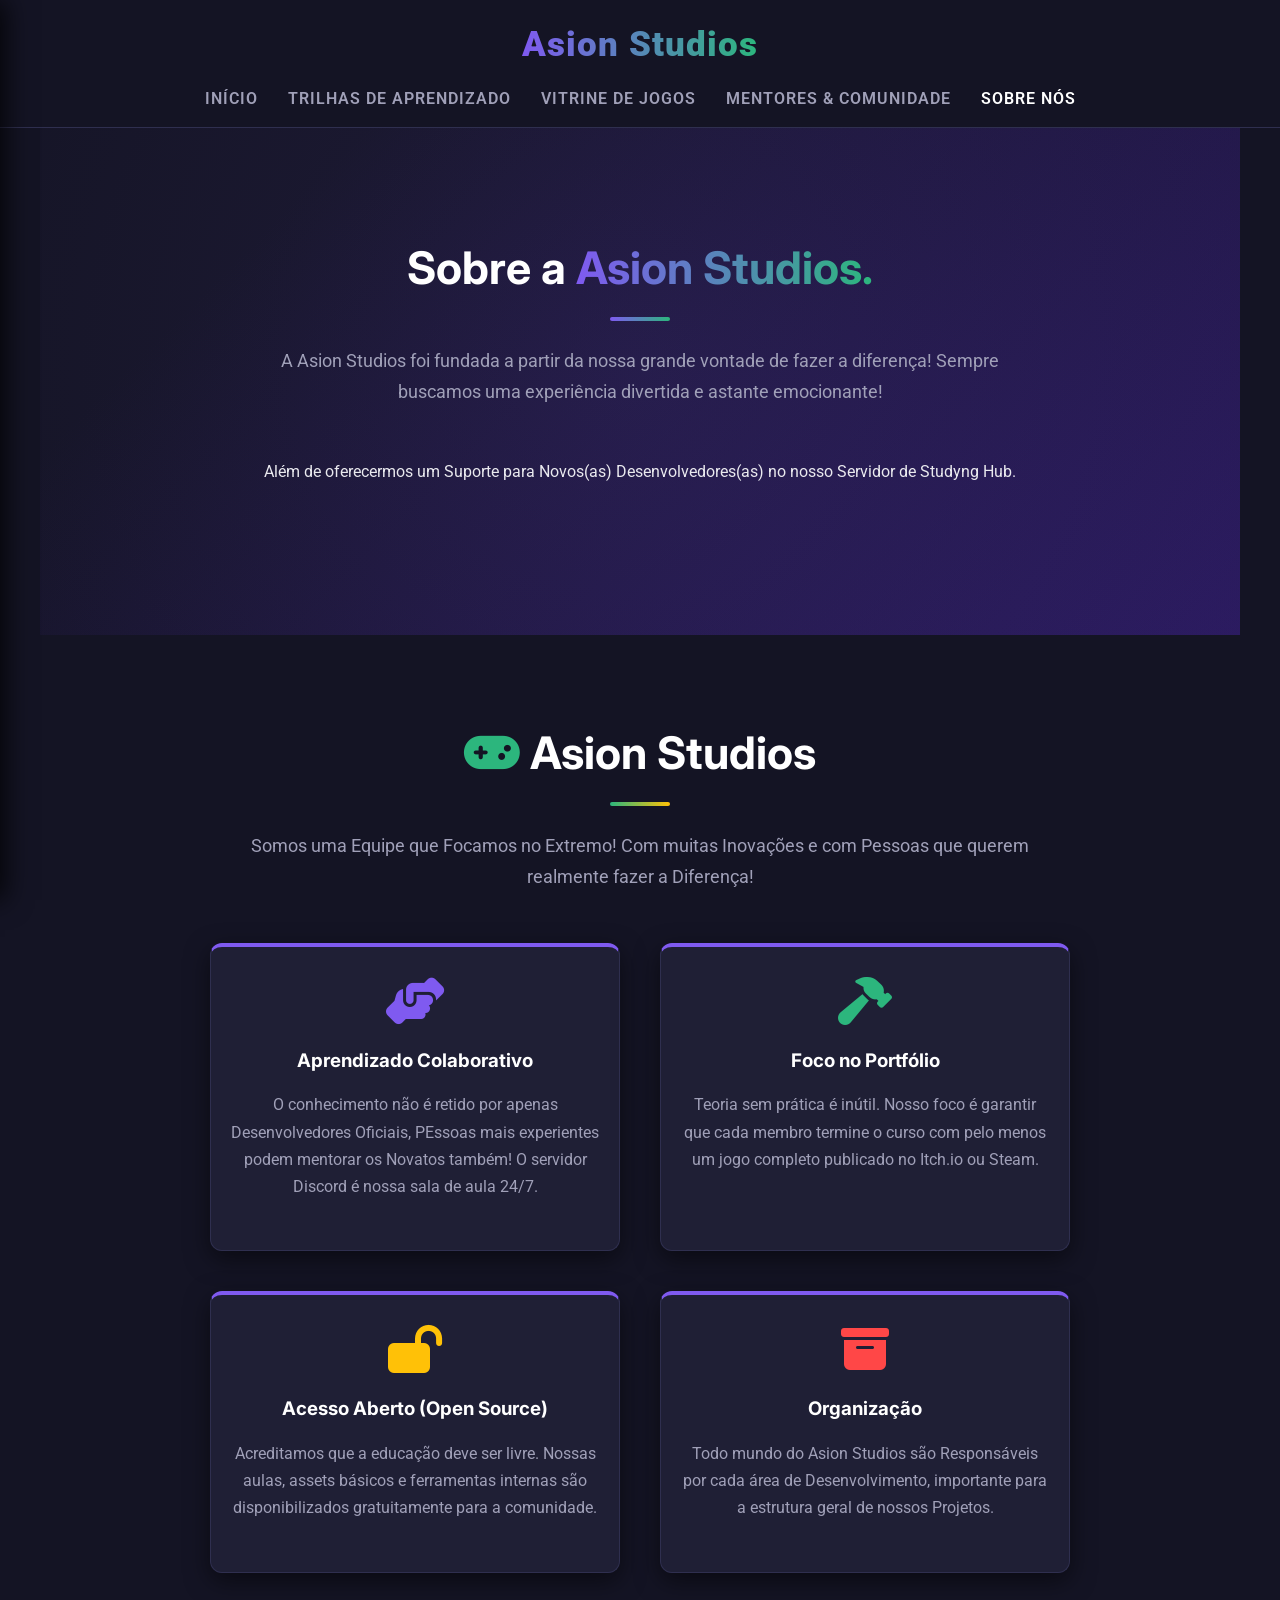
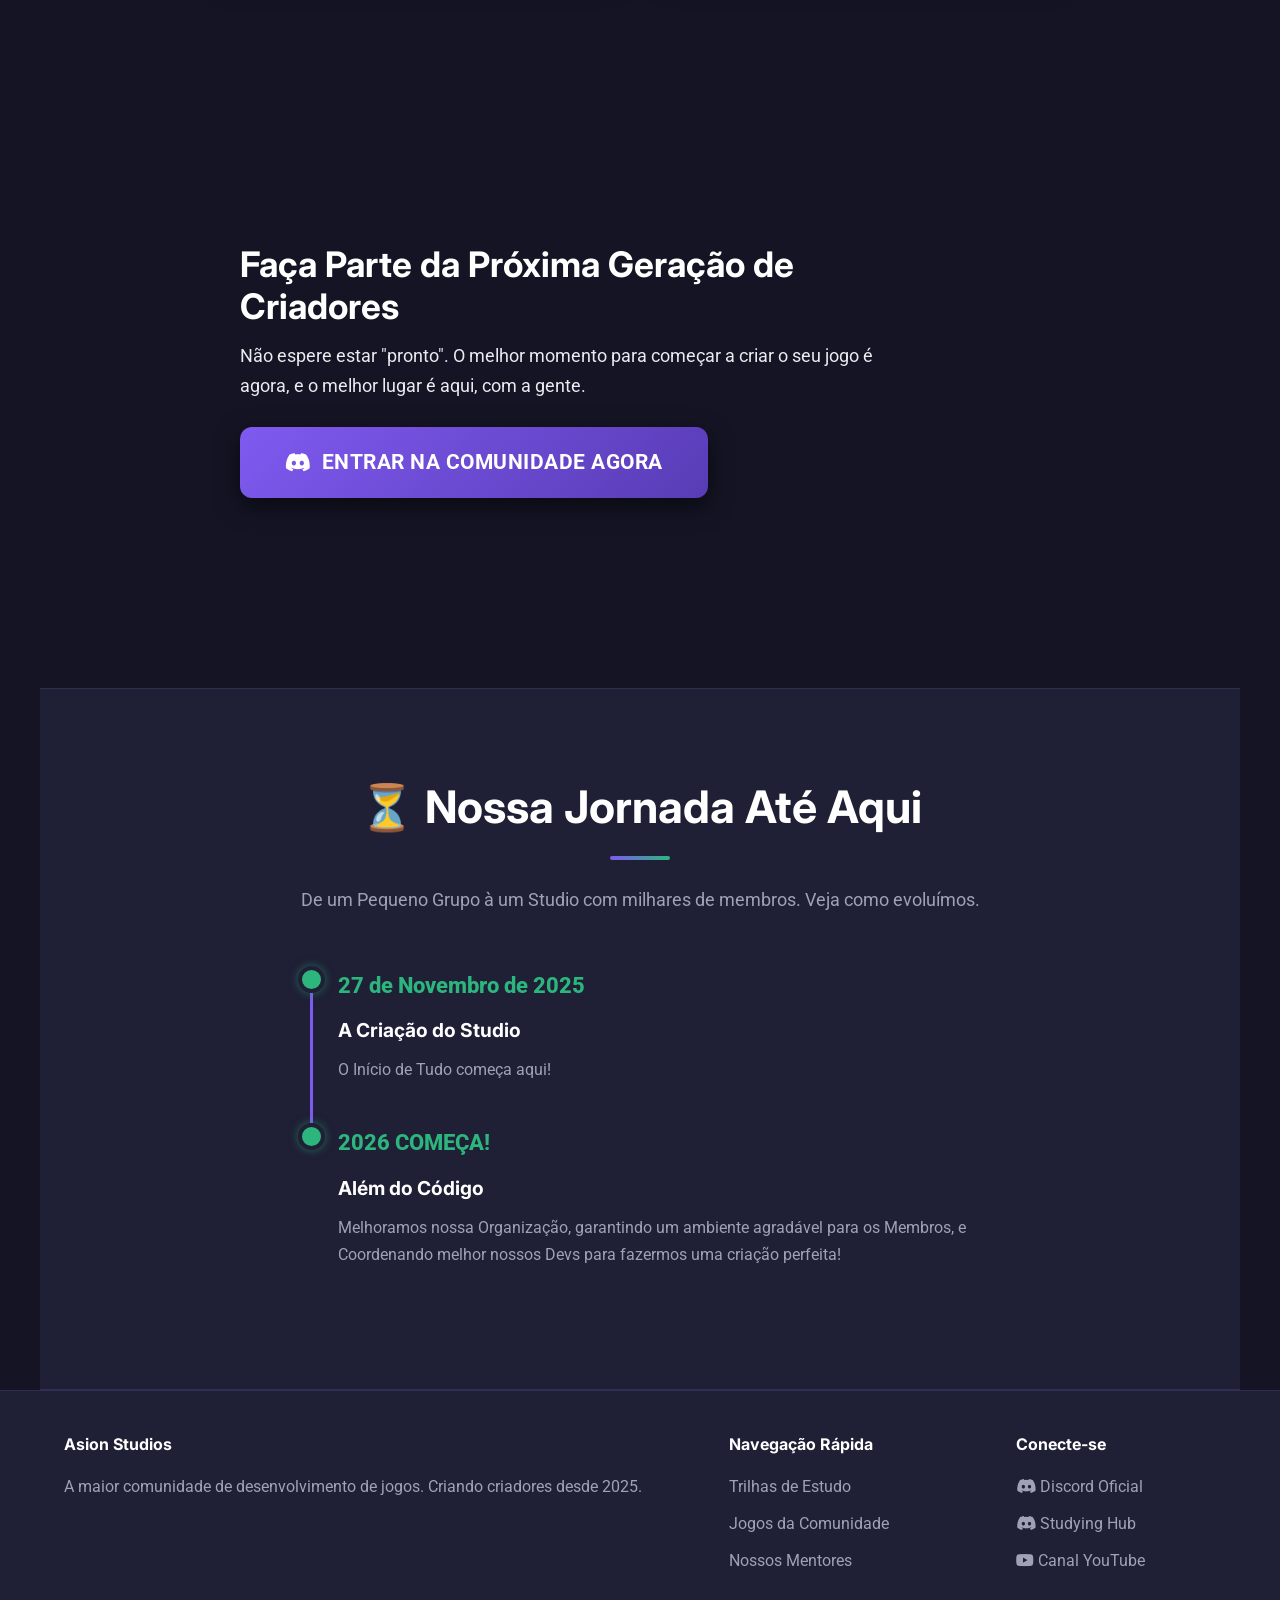
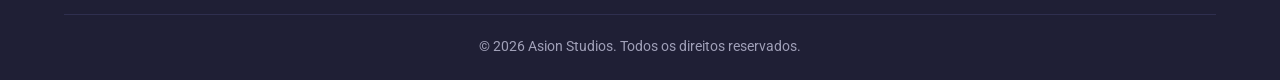
<file: sobre.html>
<!DOCTYPE html>
<html lang="pt-BR">

<head>
    <meta charset="UTF-8">
    <meta name="viewport" content="width=device-width, initial-scale=1.0">
    <title>Asion Studios | Sobre</title>
    <link rel="stylesheet" href="style.css">
    <link rel="icon" href="assets/images/icone.png" type="image/x-icon">
    <link href="https://fonts.googleapis.com/css2?family=Inter:wght@700;900&family=Roboto:wght@400;500;700&display=swap"
        rel="stylesheet">
    <link rel="stylesheet" href="https://cdnjs.cloudflare.com/ajax/libs/font-awesome/6.4.0/css/all.min.css">
</head>

<body>

    <header class="gh-header">
        <div class="gh-header-container">
            <a href="index.html" class="gh-logo gh-logo--mobile"><i class="fas fa-gamepad"></i> Asion Studios</a>
            <button class="gh-nav__toggle" aria-label="Abrir menu"><i class="fas fa-bars"></i></button>
            <a href="index.html" class="gh-logo gh-logo--desktop">Asion Studios</a>
            <nav class="gh-nav gh-nav--desktop">
                <ul class="gh-nav__list">
                    <li><a href="index">Início</a></li>
                    <li><a href="aprendizado">Trilhas de Aprendizado</a></li>
                    <li><a href="jogos">Vitrine de Jogos</a></li>
                    <li><a href="equipe">Mentores & Comunidade</a></li>
                    <li><a href="sobre" class="gh-nav__active-link">Sobre Nós</a></li>
                </ul>
            </nav>
        </div>
    </header>

    <aside class="gh-sidebar" id="gh-sidebar">
        <div class="gh-sidebar__header">
            <a href="index" class="gh-logo gh-logo--mobile"><i class="fas fa-gamepad"></i> Asion Studios</a>
            <button class="gh-sidebar__close" aria-label="Fechar menu"><i class="fas fa-times"></i></button>
        </div>
        <ul class="gh-sidebar__list">
            <li><a href="index" class="gh-sidebar__link"><i class="fas fa-home"></i> Início</a></li>
            <li><a href="aprendizado" class="gh-sidebar__link"><i class="fas fa-graduation-cap"></i> Aprendizado</a>
            </li>
            <li><a href="jogos" class="gh-sidebar__link"><i class="fas fa-gamepad"></i> Jogos</a></li>
            <li><a href="equipe" class="gh-sidebar__link"><i class="fas fa-users"></i> Comunidade</a></li>
            <li><a href="sobre" class="gh-sidebar__link gh-nav__active-link"><i class="fas fa-info-circle"></i>
                    Sobre</a></li>
            <li class="gh-sidebar__cta">
                <a href="#" target="_blank" class="gh-button gh-button--discord gh-button--full"><i
                        class="fab fa-discord"></i> Servidor Discord</a>
                <a href="#" target="_blank" class="gh-button gh-button--youtube gh-button--full"
                    style="margin-top: 10px;"><i class="fab fa-youtube"></i> Canal YouTube</a>
            </li>
        </ul>
    </aside>
    <div class="gh-overlay" id="gh-overlay"></div>

    <main class="gh-main-content">

        <section class="gh-hero">
            <div class="gh-hero__content">
                <h1 class="gh-heading gh-hero__title">Sobre a <span class="gh-text-gradient">Asion Studios.</span></h1>
                <p class="gh-section__intro">A Asion Studios foi fundada a partir da nossa grande vontade de fazer a
                    diferença! Sempre buscamos uma experiência divertida e astante emocionante!</p>
                <p>Além de oferecermos um Suporte para Novos(as) Desenvolvedores(as) no nosso Servidor de Studyng Hub.
                </p>
            </div>
        </section>

        <section class="gh-section" style="text-align: left; max-width: 900px; margin: 0 auto;">
            <div style="text-align: center; margin-bottom: 40px;">
                <h2 class="gh-heading gh-heading--secondary"><i class="fas fa-gamepad"
                        style="color: var(--color-secondary);"></i> Asion Studios</h2>
                <p class="gh-section__intro">Somos uma Equipe que Focamos no Extremo! Com muitas Inovações e com Pessoas
                    que querem realmente fazer a Diferença!</p>
            </div>

            <div class="gh-card-grid gh-card-grid--3-cols">
                <div class="gh-topic-card" style="text-align: center; padding: 30px 20px;">
                    <i class="fas fa-hands-helping"
                        style="font-size: 3rem; color: var(--color-primary); margin-bottom: 20px;"></i>
                    <h3 style="color: var(--color-text-vibrant); margin-bottom: 15px;">Aprendizado Colaborativo</h3>
                    <p style="color: var(--color-text-muted);">O conhecimento não é retido por apenas Desenvolvedores
                        Oficiais, PEssoas mais experientes podem mentorar os Novatos também! O servidor Discord é nossa
                        sala de aula 24/7.</p>
                </div>
                <div class="gh-topic-card" style="text-align: center; padding: 30px 20px;">
                    <i class="fas fa-hammer"
                        style="font-size: 3rem; color: var(--color-secondary); margin-bottom: 20px;"></i>
                    <h3 style="color: var(--color-text-vibrant); margin-bottom: 15px;">Foco no Portfólio</h3>
                    <p style="color: var(--color-text-muted);">Teoria sem prática é inútil. Nosso foco é garantir que
                        cada membro termine o curso com pelo menos um jogo completo publicado no Itch.io ou Steam.</p>
                </div>
                <div class="gh-topic-card" style="text-align: center; padding: 30px 20px;">
                    <i class="fas fa-lock-open"
                        style="font-size: 3rem; color: var(--color-accent); margin-bottom: 20px;"></i>
                    <h3 style="color: var(--color-text-vibrant); margin-bottom: 15px;">Acesso Aberto (Open Source)</h3>
                    <p style="color: var(--color-text-muted);">Acreditamos que a educação deve ser livre. Nossas aulas,
                        assets básicos e ferramentas internas são disponibilizados gratuitamente para a comunidade.</p>
                </div>
                <div class="gh-topic-card" style="text-align: center; padding: 30px 20px;">
                    <i class="fas fa-archive" style="font-size: 3rem; color: #FF4747; margin-bottom: 20px;"></i>
                    <h3 style="color: var(--color-text-vibrant); margin-bottom: 15px;">Organização</h3>
                    <p style="color: var(--color-text-muted);">Todo mundo do Asion Studios são Responsáveis por cada
                        área de Desenvolvimento, importante para a estrutura geral de nossos Projetos.</p>
                </div>
            </div>
        </section>

        <section class="gh-section">
            <div class="gh-section" style="text-align: left; max-width: 900px; margin: 0 auto;">
                <div class="gh-banner__content"
                    style="background: rgba(20, 20, 36, 0.9); border: none; max-width: 700px;">
                    <h2 class="gh-banner__title" style="font-size: 2.2rem;">Faça Parte da Próxima Geração de Criadores
                    </h2>
                    <p class="gh-banner__subtitle">Não espere estar "pronto". O melhor momento para começar a criar o
                        seu jogo é agora, e o melhor lugar é aqui, com a gente.</p>
                    <a href="https://discord.gg/vEhfcvPvU2" target="_blank"
                        class="gh-button gh-button--primary gh-button--large">
                        <i class="fab fa-discord"></i> ENTRAR NA COMUNIDADE AGORA
                    </a>
                </div>
            </div>
        </section>

        <section class="gh-section gh-section--light">
            <h2 class="gh-heading">⏳ Nossa Jornada Até Aqui</h2>
            <p class="gh-section__intro">De um Pequeno Grupo à um Studio com milhares de membros. Veja como evoluímos.
            </p>

            <div style="max-width: 700px; margin: 0 auto; padding-left: 20px;">

                <div class="gh-timeline-item">
                    <span class="gh-timeline-year">27 de Novembro de 2025</span>
                    <h3>A Criação do Studio</h3>
                    <p style="color: var(--color-text-muted);">O Início de Tudo começa aqui!</p>
                </div>

                <div class="gh-timeline-item">
                    <span class="gh-timeline-year">2026 COMEÇA!</span>
                    <h3>Além do Código</h3>
                    <p style="color: var(--color-text-muted);">Melhoramos nossa Organização, garantindo um ambiente
                        agradável para os Membros, e Coordenando melhor nossos Devs para fazermos uma criação perfeita!
                    </p>
                </div>

            </div>
        </section>
    </main>

    <footer class="gh-footer">
        <div class="gh-footer__content">
            <div class="gh-footer__col">
                <h4>Asion Studios</h4>
                <p>A maior comunidade de desenvolvimento de jogos. Criando criadores desde 2025.</p>
            </div>
            <div class="gh-footer__col">
                <h4>Navegação Rápida</h4>
                <ul>
                    <li><a href="aprendizado">Trilhas de Estudo</a></li>
                    <li><a href="jogos">Jogos da Comunidade</a></li>
                    <li><a href="equipe">Nossos Mentores</a></li>
                </ul>
            </div>
            <div class="gh-footer__col">
                <h4>Conecte-se</h4>
                <ul>
                    <li><a href="https://discord.gg/ygGvbeaqAS" target="_blank"><i class="fab fa-discord"></i> Discord
                            Oficial</a></li>
                    <li><a href="https://discord.gg/vEhfcvPvU2" target="_blank"><i class="fab fa-discord"></i> Studying
                            Hub</a></li>
                    <li><a href="#" target="_blank"><i class="fab fa-youtube"></i> Canal YouTube</a></li>
                </ul>
            </div>
        </div>
        <div class="gh-footer__bottom">
            <p>&copy; <span id="year"></span> Asion Studios. Todos os direitos reservados.
        </div>
    </footer>

    <script src="script.js"></script>
</body>

</html>
</file>
<file: style.css>
/* -------------------------------------- */
/* 1. VARIÁVEIS E RESET (NOVA PALETA VIBRANTE: ROXO/VERDE/DOURADO) */
/* -------------------------------------- */

:root {
    /* Cores de Fundo Profundas (Roxo/Azul Noturno) */
    --color-bg-main: #141424;
    /* Fundo Principal (Azul/Roxo Profundo) */
    --color-bg-secondary: #1F1F35;
    /* Fundo Secundário/Cards (Mais claro) */
    --color-border: #2F2F4F;
    /* Bordas sutis */

    /* Cores de Destaque Vibrantes */
    --color-primary: #7F5AF0;
    /* Roxo Ametista Vibrante (Ação Principal) */
    --color-primary-dark: #583CB5;
    /* Roxo mais escuro para hover */
    --color-secondary: #2CB67D;
    /* Verde Esmeralda (Ações Secundárias/Sucesso) */
    --color-accent: #FFC107;
    /* Amarelo Dourado (Destaques/Alertas) */

    /* Texto */
    --color-text-vibrant: #FFFFFF;
    /* Branco Puro para Títulos */
    --color-text-light: #EAEAEF;
    /* Texto Principal Claro */
    --color-text-muted: #A0A0B8;
    /* Texto Secundário Acinzentado */

    /* Outros */
    --border-radius-large: 12px;
    --transition-speed: 0.3s;
    --shadow-soft: 0 8px 25px rgba(0, 0, 0, 0.5);
    --shadow-hover: 0 12px 35px rgba(127, 90, 240, 0.4);
    /* Sombra colorida no hover */
    --sidebar-width: 300px;
}

* {
    margin: 0;
    padding: 0;
    box-sizing: border-box;
}

body {
    font-family: 'Roboto', sans-serif;
    background-color: var(--color-bg-main);
    color: var(--color-text-light);
    line-height: 1.7;
    /* Aumentei ligeiramente para melhor leitura dos textos longos */
    scroll-behavior: smooth;
}

h1,
h2,
h3,
h4 {
    font-family: 'Inter', sans-serif;
    color: var(--color-text-vibrant);
}

a {
    text-decoration: none;
    color: var(--color-primary);
    transition: color var(--transition-speed);
    font-weight: 600;
}

a:hover {
    color: var(--color-accent);
}

/* -------------------------------------- */
/* 2. LAYOUT E COMPONENTES GERAIS */
/* -------------------------------------- */

/* Reduz o padding superior para compensar a altura maior do novo header */
.gh-main-content {
    max-width: 1200px;
    margin: 0 auto;
    padding-top: 110px;
    /* Ajuste para o header de duas linhas no desktop */
    min-height: 80vh;
}

.gh-center-content {
    display: flex;
    flex-direction: column;
    align-items: center;
    justify-content: center;
}

.gh-section {
    padding: 80px 20px;
    /* Mais espaçamento nas seções */
    text-align: center;
}

.gh-section--light {
    background-color: var(--color-bg-secondary);
    border-top: 1px solid var(--color-border);
    border-bottom: 1px solid var(--color-border);
}

.gh-section__intro {
    font-size: 1.15rem;
    color: var(--color-text-muted);
    margin-bottom: 50px;
    max-width: 800px;
    margin-left: auto;
    margin-right: auto;
}

.gh-heading {
    font-size: 2.8rem;
    margin-bottom: 1.5rem;
    position: relative;
    display: inline-block;
    padding-bottom: 15px;
}

.gh-heading::after {
    content: '';
    position: absolute;
    bottom: 0;
    left: 50%;
    transform: translateX(-50%);
    width: 60px;
    height: 4px;
    background: linear-gradient(90deg, var(--color-primary), var(--color-secondary));
    border-radius: 4px;
}

.gh-heading--secondary::after {
    background: linear-gradient(90deg, var(--color-secondary), var(--color-accent));
}


/* -------------------------------------- */
/* 3. BOTÕES E TAGS (Refeitos para evitar conflitos) */
/* -------------------------------------- */

.gh-button {
    display: inline-flex;
    align-items: center;
    justify-content: center;
    padding: 14px 32px;
    border-radius: var(--border-radius-large);
    font-weight: 700;
    text-transform: uppercase;
    letter-spacing: 0.5px;
    transition: all var(--transition-speed);
    border: none;
    cursor: pointer;
    box-shadow: var(--shadow-soft);
    font-size: 1rem;
}

.gh-button i {
    margin-right: 10px;
}

/* Botão Roxo (Principal) */
.gh-button--primary {
    background: linear-gradient(135deg, var(--color-primary), var(--color-primary-dark));
    color: #FFFFFF !important;
}

.gh-button--primary:hover {
    transform: translateY(-3px);
    box-shadow: var(--shadow-hover);
    filter: brightness(1.1);
}

/* Botão Verde (Secundário/Ação) */
.gh-button--secondary {
    background: linear-gradient(135deg, var(--color-secondary), #249c6b);
    color: var(--color-bg-main) !important;
}

.gh-button--secondary:hover {
    transform: translateY(-3px);
    box-shadow: 0 12px 35px rgba(44, 182, 125, 0.4);
    filter: brightness(1.1);
}

/* Botão Amarelo/Dourado (Destaque) */
.gh-button--accent {
    background: linear-gradient(135deg, var(--color-accent), #e0a800);
    color: var(--color-bg-main) !important;
}

.gh-button--accent:hover {
    transform: translateY(-3px);
    box-shadow: 0 12px 35px rgba(255, 193, 7, 0.4);
    filter: brightness(1.1);
}

/* Botões de Redes Sociais Específicos */
.gh-button--discord {
    background-color: #5865F2;
    /* Cor oficial do Discord */
    color: white !important;
}

.gh-button--youtube {
    background-color: #FF0000;
    /* Cor oficial do YouTube */
    color: white !important;
}


.gh-button--large {
    font-size: 1.3rem;
    padding: 18px 45px;
}

.gh-button--small {
    padding: 8px 16px;
    font-size: 0.9rem;
}

.gh-button--full {
    width: 100%;
}

/* TAGS */
.gh-tag {
    display: inline-block;
    background-color: rgba(127, 90, 240, 0.1);
    /* Fundo roxo transparente */
    color: var(--color-primary);
    padding: 6px 14px;
    border-radius: 50px;
    font-size: 0.85rem;
    margin: 5px 5px 10px 0;
    border: 1px solid var(--color-primary);
    white-space: nowrap;
    font-weight: 600;
}

.gh-tag--active,
.gh-tag:hover {
    background-color: var(--color-primary);
    color: var(--color-text-vibrant);
    cursor: pointer;
}


/* -------------------------------------- */
/* 4. NAVEGAÇÃO E SIDEBAR (CORRIGIDO: TOGGLE DIR, SIDEBAR ESQ) */
/* -------------------------------------- */

.gh-header {
    background-color: rgba(20, 20, 36, 0.95);
    /* Fundo semi-transparente */
    backdrop-filter: blur(10px);
    position: fixed;
    width: 100%;
    top: 0;
    z-index: 1000;
    border-bottom: 1px solid var(--color-border);

    /* Configuração inicial para Mobile (Flexbox) */
    display: flex;
    justify-content: space-between;
    align-items: center;
    height: 70px;
    /* Altura do header mobile */
    padding: 0 20px;
}

/* CONTAINER PARA ORGANIZAR O CABEÇALHO NO DESKTOP */
.gh-header-container {
    display: flex;
    flex-direction: column;
    align-items: center;
    width: 100%;
    max-width: 1200px;
    margin: 0 auto;
    padding: 10px 20px;
}

/* LOGO (Versão Desktop Centralizada) */
.gh-logo--desktop {
    font-size: 2.2rem;
    font-weight: 900;
    background: linear-gradient(to right, var(--color-primary), var(--color-secondary));
    -webkit-background-clip: text;
    -webkit-text-fill-color: transparent;
    text-align: center;
    padding-bottom: 5px;
    display: none;
    /* Esconder por padrão no mobile */
    letter-spacing: 1px;
}

/* NAVEGAÇÃO DESKTOP (A linha dos links) */
.gh-nav--desktop {
    display: none;
    /* Esconder por padrão no mobile */
    width: 100%;
    text-align: center;
    margin-top: 5px;
}

.gh-nav--desktop .gh-nav__list {
    list-style: none;
    display: flex;
    justify-content: center;
    align-items: center;
    gap: 30px;
    padding: 0;
    margin: 0;
}

.gh-nav--desktop a {
    color: var(--color-text-muted);
    font-weight: 600;
    padding: 10px 0;
    font-size: 1rem;
    text-transform: uppercase;
    letter-spacing: 1px;
    position: relative;
    transition: color var(--transition-speed);
}

.gh-nav--desktop a::after {
    content: '';
    position: absolute;
    width: 0;
    height: 3px;
    bottom: 0;
    left: 0;
    background: linear-gradient(to right, var(--color-primary), var(--color-secondary));
    transition: width var(--transition-speed);
    border-radius: 3px;
}

.gh-nav--desktop a:hover,
.gh-nav__active-link {
    color: var(--color-text-vibrant) !important;
}

.gh-nav--desktop a:hover::after,
.gh-nav__active-link::after {
    width: 100%;
}

/* LOGO LATERAL (PARA MOBILE) */
.gh-logo--mobile {
    font-size: 1.5rem;
    font-weight: 800;
    color: var(--color-primary);
    z-index: 1101;
    /* Fica acima do overlay */
}

/* TOGGLE MOBILE (Botão Hamburguer) */
.gh-nav__toggle {
    background: none;
    border: none;
    color: var(--color-text-light);
    font-size: 1.8rem;
    cursor: pointer;
    z-index: 1101;
    padding: 5px;
}

/* SIDEBAR (Menu Lateral - ABRE DA ESQUERDA) */
.gh-sidebar {
    position: fixed;
    top: 0;
    left: 0;
    /* Fixado na esquerda */
    width: var(--sidebar-width);
    height: 100%;
    background-color: var(--color-bg-main);
    box-shadow: 5px 0 25px rgba(0, 0, 0, 0.8);
    /* Sombra para a direita */
    z-index: 1100;
    transform: translateX(-100%);
    /* Começa escondido para a esquerda */
    transition: transform 0.4s cubic-bezier(0.4, 0, 0.2, 1);
    /* Animação mais suave */
    padding: 0;
    border-right: 1px solid var(--color-border);
}

.gh-sidebar.is-open {
    transform: translateX(0);
    /* Desliza para a vista */
}

.gh-sidebar__header {
    display: flex;
    justify-content: space-between;
    align-items: center;
    padding: 20px;
    border-bottom: 1px solid var(--color-border);
    background-color: var(--color-bg-secondary);
}

.gh-sidebar__close {
    background: none;
    border: none;
    color: var(--color-text-muted);
    font-size: 1.5rem;
    cursor: pointer;
    transition: color var(--transition-speed);
}

.gh-sidebar__close:hover {
    color: var(--color-accent);
}

.gh-sidebar__list {
    list-style: none;
    padding: 20px 0;
}

.gh-sidebar__link {
    display: flex;
    align-items: center;
    padding: 15px 25px;
    color: var(--color-text-light);
    font-size: 1.1rem;
    font-weight: 600;
    transition: all var(--transition-speed);
    border-left: 4px solid transparent;
}

.gh-sidebar__link:hover,
.gh-sidebar__link.gh-nav__active-link {
    background-color: rgba(127, 90, 240, 0.1);
    color: var(--color-primary);
    border-left-color: var(--color-primary);
}

.gh-sidebar__link .fas,
.gh-sidebar__link .fab {
    margin-right: 15px;
    width: 25px;
    text-align: center;
    font-size: 1.2rem;
}

.gh-sidebar__cta {
    padding: 20px 25px;
}

.gh-overlay {
    position: fixed;
    top: 0;
    left: 0;
    width: 100%;
    height: 100%;
    background: rgba(0, 0, 0, 0.8);
    z-index: 1050;
    opacity: 0;
    visibility: hidden;
    transition: opacity 0.4s ease-in-out;
    backdrop-filter: blur(3px);
}

.gh-overlay.is-visible {
    opacity: 1;
    visibility: visible;
}


/* -------------------------------------- */
/* 5. COMPONENTES DE PÁGINA (HERO, CARDS) */
/* -------------------------------------- */

/* HERO (PÁGINA INICIAL) */
.gh-hero {
    /* Gradiente vibrante roxo/azul */
    background: linear-gradient(135deg, var(--color-bg-main) 20%, #2a1a5e 100%);
    padding: 120px 20px 150px;
    text-align: center;
    position: relative;
    overflow: hidden;
}

/* Efeito de fundo sutil (opcional) */
.gh-hero::before {
    content: '';
    position: absolute;
    top: -50%;
    left: -50%;
    width: 200%;
    height: 200%;
    background: radial-gradient(circle, rgba(127, 90, 240, 0.1) 0%, transparent 60%);
    animation: pulse 15s infinite;
}

@keyframes pulse {
    0% {
        transform: scale(1);
        opacity: 0.5;
    }

    50% {
        transform: scale(1.2);
        opacity: 0.8;
    }

    100% {
        transform: scale(1);
        opacity: 0.5;
    }
}


.gh-hero__content {
    position: relative;
    z-index: 2;
}
g
.gh-hero__title {
    font-size: 3.5rem;
    font-weight: 900;
    margin-bottom: 20px;
    line-height: 1.2;
    max-width: 1000px;
    margin-left: auto;
    margin-right: auto;
}

/* Texto gradiente no título */
.gh-text-gradient {
    background: linear-gradient(to right, var(--color-primary), var(--color-secondary));
    -webkit-background-clip: text;
    -webkit-text-fill-color: transparent;
}

.gh-hero__subtitle {
    font-size: 1.5rem;
    color: var(--color-text-light);
    margin-bottom: 50px;
    font-weight: 400;
    max-width: 800px;
    margin-left: auto;
    margin-right: auto;
}

/* GRID DE CARDS */
.gh-card-grid {
    display: grid;
    gap: 40px;
    margin-top: 40px;
}

.gh-card-grid--3-cols {
    grid-template-columns: repeat(auto-fit, minmax(320px, 1fr));
}

.gh-card-grid--4-cols {
    grid-template-columns: repeat(auto-fit, minmax(250px, 1fr));
}

/* CARD DE JOGO (Visual mais limpo e vibrante) */
.gh-game-card {
    background-color: var(--color-bg-secondary);
    border-radius: var(--border-radius-large);
    overflow: hidden;
    box-shadow: var(--shadow-soft);
    border: 1px solid var(--color-border);
    transition: all var(--transition-speed);
    text-align: left;
    height: 100%;
    display: flex;
    flex-direction: column;
}

.gh-game-card:hover {
    transform: translateY(-10px);
    box-shadow: var(--shadow-hover);
    border-color: var(--color-primary);
}

.gh-game-card__media {
    width: 100%;
    height: 300px;
    background-color: #2a2a40; /* Placeholder cor sólida */
    background-size: cover; /* Faz a imagem preencher todo o espaço */
    background-position: center; /* Centraliza a imagem */
    position: relative;
}

/* Overlay gradiente na imagem do card */
.gh-game-card__media::after {
    content: '';
    position: absolute;
    bottom: 0;
    left: 0;
    width: 100%;
    height: 50%;
    background: linear-gradient(to top, var(--color-bg-secondary), transparent);
}

.gh-game-card__body {
    padding: 25px;
    flex-grow: 1;
    display: flex;
    flex-direction: column;
}

.gh-game-card__title {
    color: var(--color-text-vibrant);
    margin-bottom: 0.8rem;
    font-size: 1.4rem;
}

.gh-game-card__description {
    color: var(--color-text-muted);
    font-size: 1rem;
    margin-bottom: 20px;
    flex-grow: 1;
}

.gh-game-card__footer {
    margin-top: auto;
}


/* CARD DE TÓPICO/MEMBRO (Aprendizado/Equipe) */
.gh-topic-card {
    background-color: var(--color-bg-secondary);
    padding: 30px;
    border-radius: var(--border-radius-large);
    border: 1px solid var(--color-border);
    border-top: 4px solid var(--color-primary);
    /* Topo colorido */
    box-shadow: var(--shadow-soft);
    transition: all var(--transition-speed);
    text-align: left;
    height: 100%;
    display: flex;
    flex-direction: column;
}

.gh-topic-card:hover {
    transform: translateY(-10px);
    box-shadow: var(--shadow-hover);
    border-color: var(--color-primary);
    background-color: #23233b;
}

.gh-topic-card__header {
    display: flex;
    align-items: center;
    margin-bottom: 20px;
}

.gh-topic-card__icon {
    font-size: 2.2rem;
    color: var(--color-primary);
    margin-right: 15px;
    background: rgba(127, 90, 240, 0.1);
    padding: 15px;
    border-radius: 12px;
}

.gh-topic-card__title {
    color: var(--color-text-vibrant);
    margin-bottom: 0;
    font-size: 1.3rem;
    line-height: 1.3;
}

.gh-topic-card__role {
    color: var(--color-secondary);
    font-weight: 700;
    margin-bottom: 10px;
    display: block;
}

.gh-topic-card p {
    color: var(--color-text-muted);
    margin-bottom: 20px;
    flex-grow: 1;
}


/* -------------------------------------- */
/* 6. COMPONENTES INTERATIVOS */
/* -------------------------------------- */

/* ACORDEÃO (Estilo mais limpo e moderno) */
.gh-accordion {
    max-width: 900px;
    margin: 40px auto;
    text-align: left;
}

.gh-accordion__item {
    margin-bottom: 15px;
    border-radius: var(--border-radius-large);
    overflow: hidden;
    border: 1px solid var(--color-border);
    background-color: var(--color-bg-secondary);
}

.gh-accordion__header {
    padding: 20px 25px;
    cursor: pointer;
    display: flex;
    justify-content: space-between;
    align-items: center;
    font-weight: 700;
    font-size: 1.1rem;
    color: var(--color-text-vibrant);
    transition: background-color var(--transition-speed);
}

.gh-accordion__header:hover {
    background-color: rgba(127, 90, 240, 0.05);
}

.gh-accordion__header .fas {
    color: var(--color-primary);
    transition: transform 0.4s ease;
    font-size: 0.9rem;
}

.gh-accordion__content {
    background-color: rgba(20, 20, 36, 0.5);
    /* Fundo ligeiramente mais escuro interno */
    max-height: 0;
    overflow: hidden;
    transition: max-height 0.5s cubic-bezier(0, 1, 0, 1);
    /* Animação suave "ease-out" */
}

.gh-accordion__body {
    padding: 25px;
    color: var(--color-text-light);
    line-height: 1.8;
}

.gh-accordion__body h4 {
    color: var(--color-primary);
    margin-bottom: 10px;
    margin-top: 20px;
}

.gh-accordion__body h4:first-child {
    margin-top: 0;
}

.accordion-icon-rotated {
    transform: rotate(180deg);
}


/* BANNER DE DESTAQUE VIBRANTE */
.gh-banner {
    width: 100%;
    min-height: 400px;
    /* Altura maior */
    background-color: var(--color-bg-secondary);
    background-size: cover;
    background-position: center;
    display: flex;
    align-items: center;
    padding: 40px 5%;
    box-shadow: var(--shadow-soft);
    margin-bottom: 60px;
    position: relative;
    border-radius: var(--border-radius-large);
    overflow: hidden;
    text-align: left;
    border: 1px solid var(--color-border);
}

/* Overlay gradiente para o banner */
.gh-banner::before {
    content: '';
    position: absolute;
    top: 0;
    left: 0;
    width: 100%;
    height: 100%;
    background: linear-gradient(90deg, var(--color-bg-main) 0%, rgba(20, 20, 36, 0.6) 100%);
}

.gh-banner__content {
    position: relative;
    z-index: 2;
    max-width: 600px;
    padding: 30px;
}

.gh-banner__badge {
    display: inline-block;
    background-color: var(--color-accent);
    color: var(--color-bg-main);
    padding: 5px 12px;
    border-radius: 50px;
    font-weight: 800;
    font-size: 0.8rem;
    margin-bottom: 15px;
    text-transform: uppercase;
}

.gh-banner__title {
    font-size: 2.5rem;
    color: var(--color-text-vibrant);
    margin-bottom: 15px;
    line-height: 1.2;
}

.gh-banner__subtitle {
    font-size: 1.1rem;
    color: var(--color-text-light);
    margin-bottom: 25px;
}

/* TIMELINE (SOBRE) - Estilo Roxo/Verde */
.gh-timeline-item {
    text-align: left;
    border-left: 3px solid var(--color-primary);
    /* Linha roxa */
    padding-left: 25px;
    padding-bottom: 40px;
    position: relative;
}

.gh-timeline-item:last-child {
    border-left-color: transparent;
}

.gh-timeline-item::before {
    content: '';
    position: absolute;
    left: -15px;
    top: 0;
    width: 19px;
    height: 19px;
    background-color: var(--color-secondary);
    /* Bolinha verde */
    border-radius: 50%;
    border: 4px solid var(--color-bg-secondary);
    box-shadow: 0 0 10px rgba(44, 182, 125, 0.5);
}

.gh-timeline-year {
    color: var(--color-secondary);
    /* Ano em verde */
    font-weight: 800;
    font-size: 1.4rem;
    margin-bottom: 10px;
    display: block;
}

.gh-timeline-item h3 {
    font-size: 1.2rem;
    margin-bottom: 10px;
}


/* -------------------------------------- */
/* 7. RODAPÉ E RESPONSIVIDADE */
/* -------------------------------------- */

.gh-footer {
    background-color: var(--color-bg-secondary);
    padding: 40px 5% 20px;
    text-align: center;
    border-top: 1px solid var(--color-border);
    color: var(--color-text-muted);
}

.gh-footer__content {
    max-width: 1200px;
    margin: 0 auto 30px;
    display: flex;
    justify-content: space-between;
    flex-wrap: wrap;
    gap: 20px;
}

.gh-footer__col {
    text-align: left;
    min-width: 200px;
}

.gh-footer__col h4 {
    color: var(--color-text-vibrant);
    margin-bottom: 15px;
}

.gh-footer__col ul {
    list-style: none;
}

.gh-footer__col li {
    margin-bottom: 10px;
}

.gh-footer__col a {
    color: var(--color-text-muted);
    font-weight: 400;
}

.gh-footer__col a:hover {
    color: var(--color-primary);
}

.gh-footer__bottom {
    border-top: 1px solid var(--color-border);
    padding-top: 20px;
    font-size: 0.9rem;
}


@media (min-width: 993px) {

    /* Desktop: Header de duas linhas */
    .gh-header {
        height: auto;
        display: block;
        padding: 0;
        background-color: var(--color-bg-main);
        /* Fundo sólido no desktop */
    }

    .gh-header-container {
        padding: 15px 20px;
    }

    .gh-logo--desktop {
        display: inline-block;
    }

    .gh-logo--mobile,
    .gh-nav__toggle {
        display: none;
        /* Esconde mobile */
    }

    .gh-nav--desktop {
        display: block;
        /* Mostra nav desktop */
    }
}

@media (max-width: 992px) {

    /* Mobile: Header flex padrão */
    .gh-main-content {
        padding-top: 80px;
    }

    .gh-header {
        height: 70px;
        padding: 0 20px;
        /* O container interno já é flex row */
    }

    .gh-header-container {
        flex-direction: row;
        /* Garante linha horizontal */
        justify-content: space-between;
        /* Espaça logo e toggle */
        padding: 0;
    }

    /* Logo na esquerda */
    .gh-logo--mobile {
        display: flex;
        align-items: center;
        font-size: 1.4rem;
        color: var(--color-text-vibrant);
    }

    .gh-logo--mobile i {
        color: var(--color-primary);
        margin-right: 10px;
    }

    /* Toggle na direita */
    .gh-nav__toggle {
        display: block;
    }

    .gh-nav--desktop,
    .gh-logo--desktop {
        display: none;
    }

    /* Ajustes de tipografia e espaçamento para mobile */
    .gh-hero {
        padding: 80px 20px 100px;
    }

    .gh-hero__title {
        font-size: 2.2rem;
    }

    .gh-hero__subtitle {
        font-size: 1.2rem;
    }

    .gh-heading {
        font-size: 2rem;
    }

    .gh-section {
        padding: 50px 20px;
    }

    .gh-banner {
        /* 1. Define uma altura mínima fixa para garantir que a imagem apareça */
        min-height: 300px; 

        aspect-ratio: 4 / 3; /* No mobile, vira um retângulo mais alto/quadrado */
        
        /* 2. Garante que a imagem cubra o espaço sem distorcer */
        background-size: cover;
        background-position: center;
        
        /* 3. Ajusta o padding: mais nas laterais para o texto não colar na borda */
        padding: 40px 25px;
        
        /* 4. Centraliza o conteúdo verticalmente */
        display: flex;
        flex-direction: column;
        justify-content: center;
        align-items: flex-start; /* Alinha o texto à esquerda ou center se preferir */
    }

    .gh-banner__title {
        font-size: 1.6rem; /* Diminui um pouco o título para não quebrar muito */
        margin-bottom: 10px;
    }

    .gh-card-grid--3-cols,
    .gh-card-grid--4-cols {
        grid-template-columns: 1fr;
        /* Coluna única no mobile */
    }

    .gh-footer__content {
        flex-direction: column;
        text-align: center;
    }

    .gh-footer__col {
        text-align: center;
    }

    .gh-button {
        padding: 10px 20px;
    }
}
</file>
